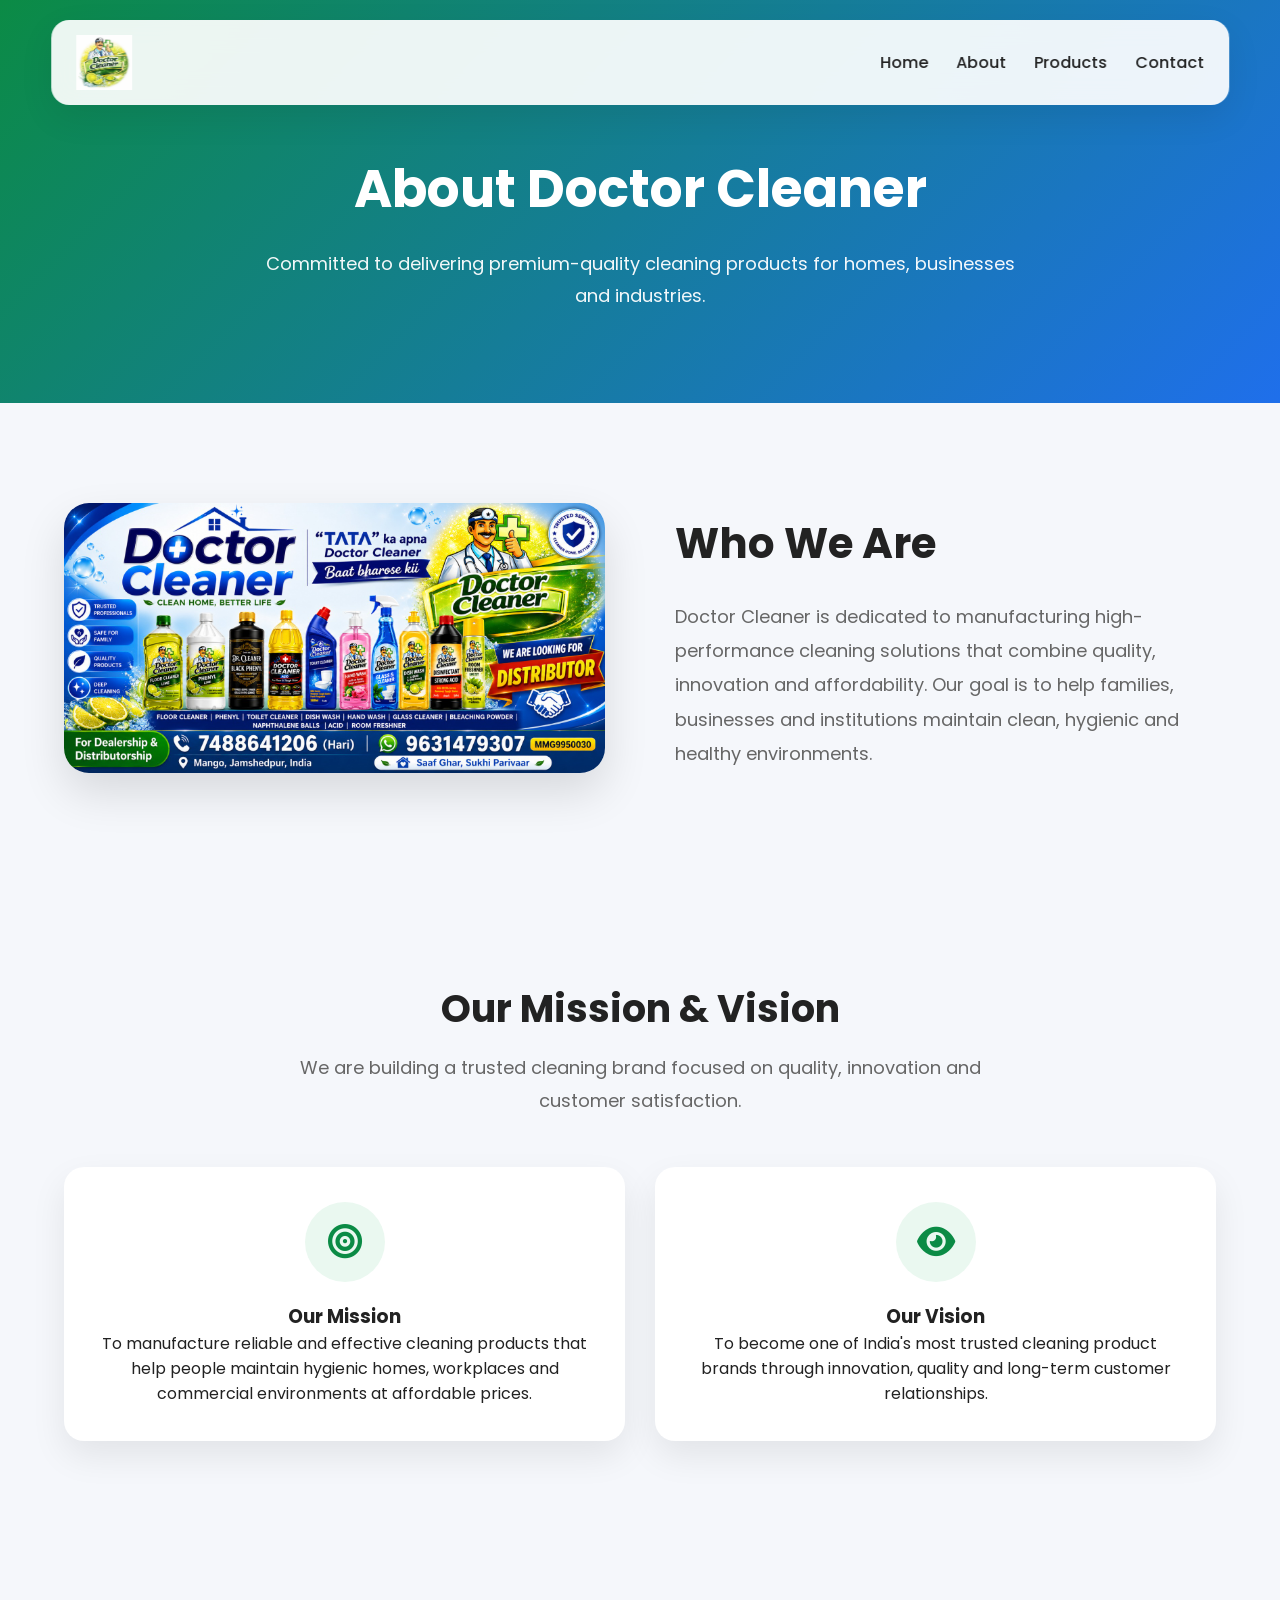
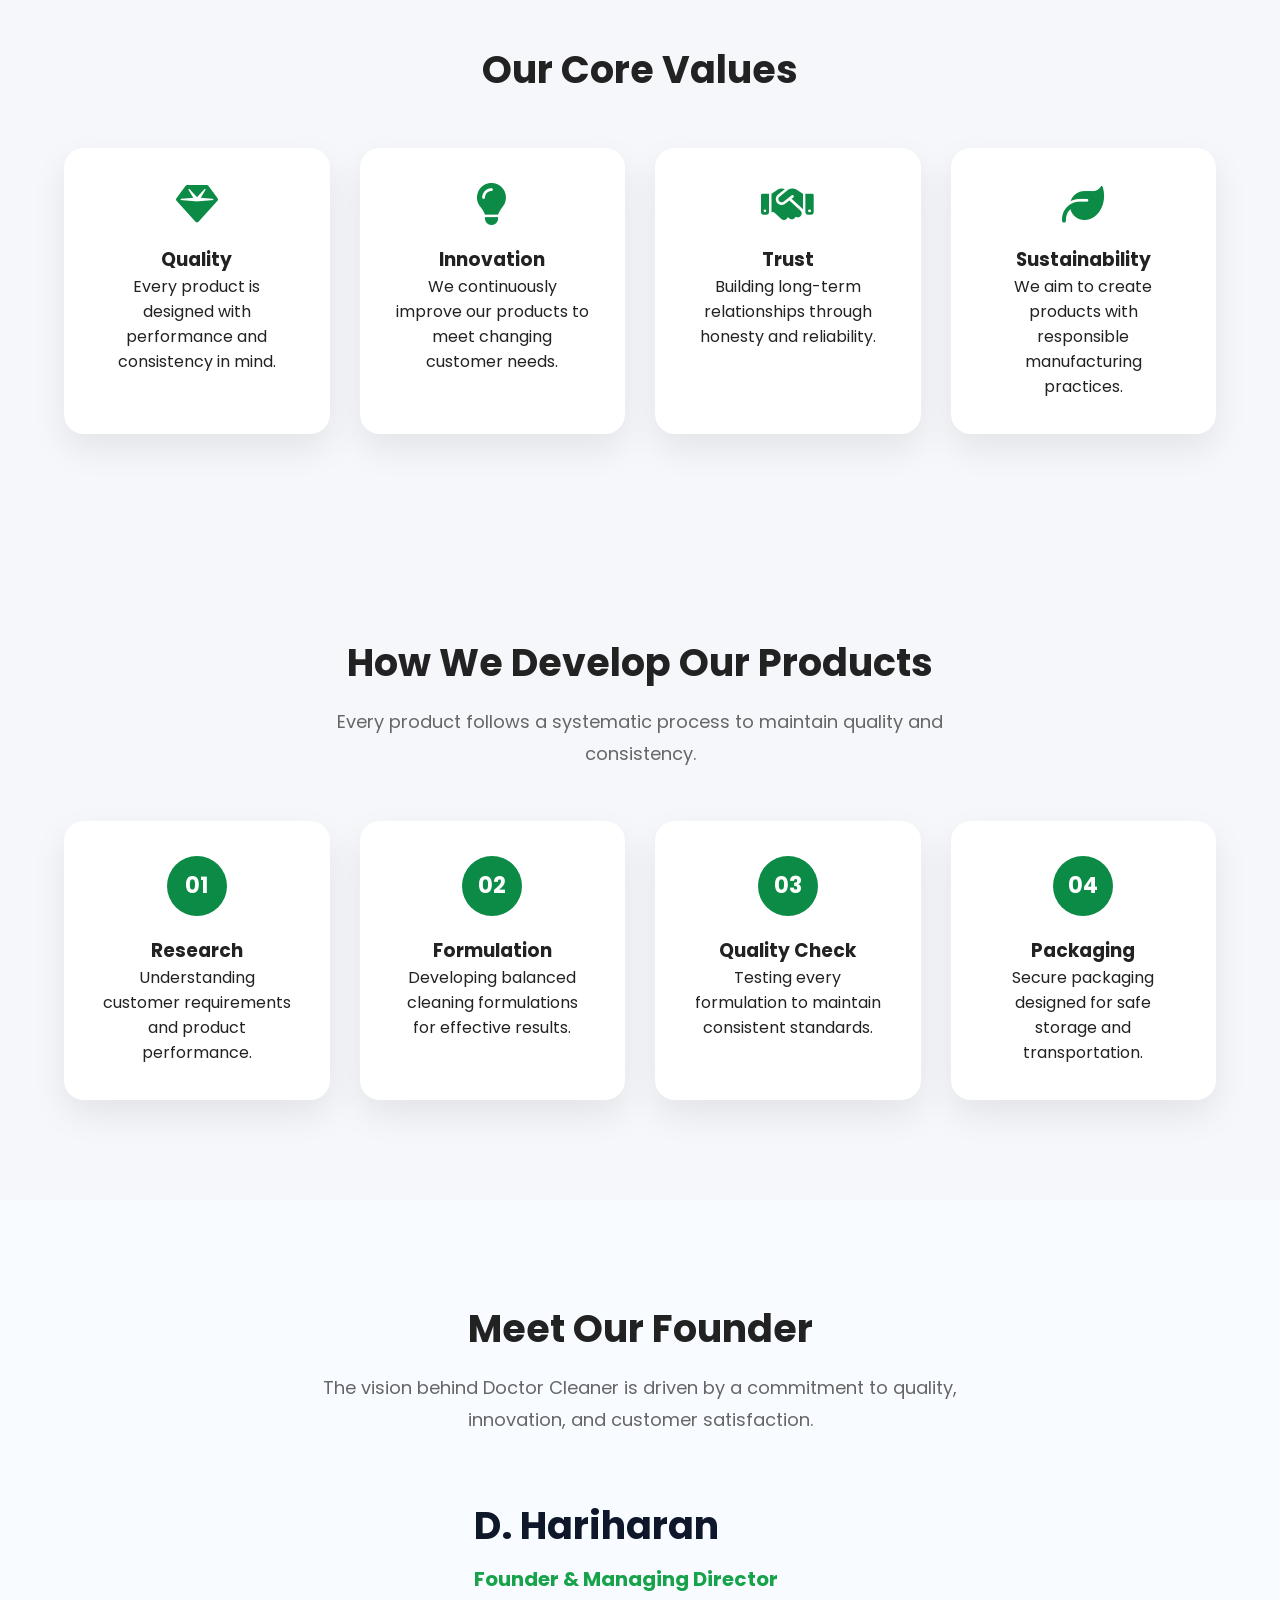
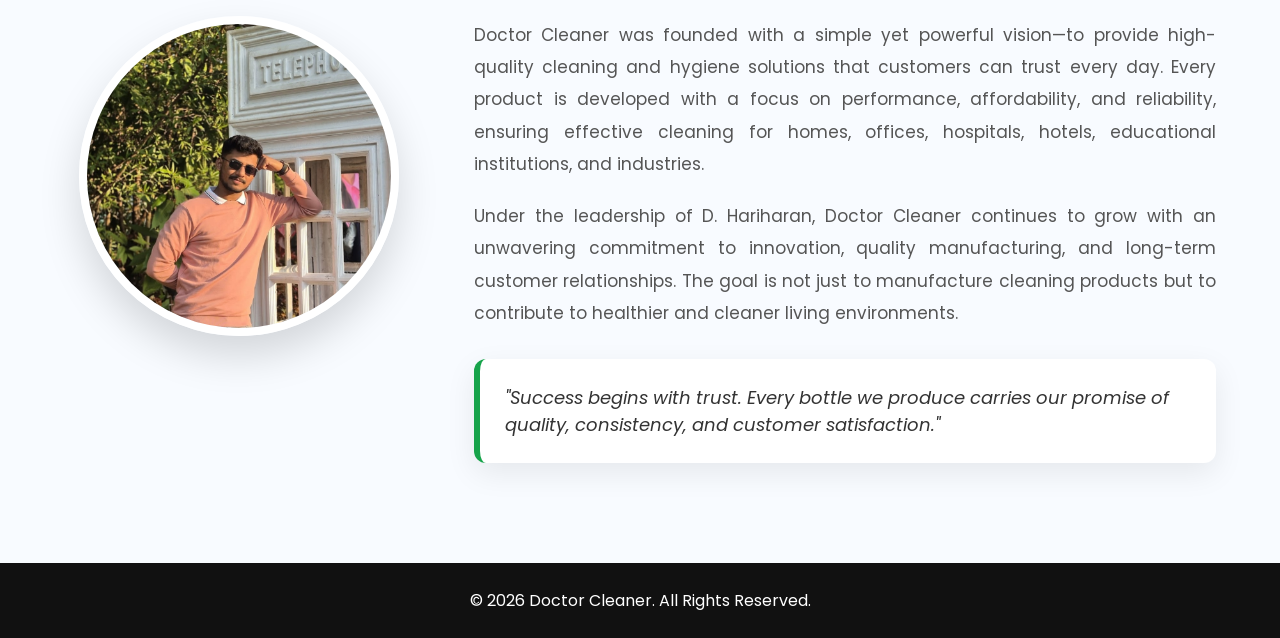
<file: about.html>
<!DOCTYPE html>
<html lang="en">

<head>

<meta charset="UTF-8">

<meta name="viewport"
content="width=device-width, initial-scale=1.0">

<title>About | Doctor Cleaner</title>

<link rel="stylesheet"
href="css/style.css">

<link rel="stylesheet"
href="css/responsive.css">

<link rel="preconnect"
href="https://fonts.googleapis.com">

<link rel="preconnect"
href="https://fonts.gstatic.com"
crossorigin>

<link href="https://fonts.googleapis.com/css2?family=Poppins:wght@300;400;500;600;700&display=swap"
rel="stylesheet">

<link rel="stylesheet"
href="https://cdnjs.cloudflare.com/ajax/libs/font-awesome/6.6.0/css/all.min.css">

</head>

<body>

<!-- NAVBAR -->

<header>

<div class="container nav">

<div class="logo">

<img src="images/logo.jpeg">

</div>

<nav>

<ul>

<li><a href="index.html">Home</a></li>

<li><a href="about.html">About</a></li>

<li><a href="products.html">Products</a></li>

<li><a href="contact.html">Contact</a></li>

</ul>

</nav>

</div>

</header>

<!-- HERO -->

<section class="page-hero">

<div class="container">

<h1>About Doctor Cleaner</h1>

<p>

Committed to delivering premium-quality
cleaning products for homes,
businesses and industries.

</p>

</div>

</section>

<!-- ABOUT COMPANY -->

<section class="about-company">

<div class="container about-grid">

<div>

<img src="images/banner.jpeg"
class="about-image">

</div>

<div>

<h2>

Who We Are

</h2>

<p>

Doctor Cleaner is dedicated to
manufacturing high-performance cleaning
solutions that combine quality,
innovation and affordability.

Our goal is to help families,
businesses and institutions maintain
clean, hygienic and healthy environments.

</p>

</div>

</div>

</section>

<!-- ================= MISSION & VISION ================= -->

<section class="mission-vision">

    <div class="container">

        <div class="section-title">

            <h2>Our Mission & Vision</h2>

            <p>
                We are building a trusted cleaning brand focused on quality,
                innovation and customer satisfaction.
            </p>

        </div>

        <div class="mv-grid">

            <div class="mv-card">

                <div class="mv-icon">
                    <i class="fa-solid fa-bullseye"></i>
                </div>

                <h3>Our Mission</h3>

                <p>

                    To manufacture reliable and effective cleaning products
                    that help people maintain hygienic homes, workplaces and
                    commercial environments at affordable prices.

                </p>

            </div>

            <div class="mv-card">

                <div class="mv-icon">
                    <i class="fa-solid fa-eye"></i>
                </div>

                <h3>Our Vision</h3>

                <p>

                    To become one of India's most trusted cleaning product
                    brands through innovation, quality and long-term customer
                    relationships.

                </p>

            </div>

        </div>

    </div>

</section>

<!-- ================= CORE VALUES ================= -->

<section class="values">

    <div class="container">

        <div class="section-title">

            <h2>Our Core Values</h2>

        </div>

        <div class="value-grid">

            <div class="value-card">
                <i class="fa-solid fa-gem"></i>
                <h3>Quality</h3>
                <p>Every product is designed with performance and consistency in mind.</p>
            </div>

            <div class="value-card">
                <i class="fa-solid fa-lightbulb"></i>
                <h3>Innovation</h3>
                <p>We continuously improve our products to meet changing customer needs.</p>
            </div>

            <div class="value-card">
                <i class="fa-solid fa-handshake"></i>
                <h3>Trust</h3>
                <p>Building long-term relationships through honesty and reliability.</p>
            </div>

            <div class="value-card">
                <i class="fa-solid fa-leaf"></i>
                <h3>Sustainability</h3>
                <p>We aim to create products with responsible manufacturing practices.</p>
            </div>

        </div>

    </div>

</section>

<!-- ================= MANUFACTURING PROCESS ================= -->

<section class="process">

    <div class="container">

        <div class="section-title">

            <h2>How We Develop Our Products</h2>

            <p>
                Every product follows a systematic process to maintain quality and consistency.
            </p>

        </div>

        <div class="process-grid">

            <div class="process-card">
                <span>01</span>
                <h3>Research</h3>
                <p>Understanding customer requirements and product performance.</p>
            </div>

            <div class="process-card">
                <span>02</span>
                <h3>Formulation</h3>
                <p>Developing balanced cleaning formulations for effective results.</p>
            </div>

            <div class="process-card">
                <span>03</span>
                <h3>Quality Check</h3>
                <p>Testing every formulation to maintain consistent standards.</p>
            </div>

            <div class="process-card">
                <span>04</span>
                <h3>Packaging</h3>
                <p>Secure packaging designed for safe storage and transportation.</p>
            </div>

        </div>

    </div>

</section>

<!-- =========================================
     MEET OUR FOUNDER
========================================== -->

<section class="founder-section">

    <div class="container">

        <div class="section-title">

            <h2>Meet Our Founder</h2>

            <p>
                The vision behind Doctor Cleaner is driven by a commitment
                to quality, innovation, and customer satisfaction.
            </p>

        </div>

        <div class="founder-container">

            <!-- Founder Image -->

            <div class="founder-image">

                <img src="images/founder.jpeg"
                     alt="Founder - D. Hariharan">

            </div>

            <!-- Founder Details -->

            <div class="founder-content">

                <h2>D. Hariharan</h2>

                <h4>Founder & Managing Director</h4>

                <p>

                    Doctor Cleaner was founded with a simple yet powerful
                    vision—to provide high-quality cleaning and hygiene solutions
                    that customers can trust every day. Every product is developed
                    with a focus on performance, affordability, and reliability,
                    ensuring effective cleaning for homes, offices, hospitals,
                    hotels, educational institutions, and industries.

                </p>

                <p>

                    Under the leadership of D. Hariharan, Doctor Cleaner
                    continues to grow with an unwavering commitment to innovation,
                    quality manufacturing, and long-term customer relationships.
                    The goal is not just to manufacture cleaning products but to
                    contribute to healthier and cleaner living environments.

                </p>

                <blockquote>

                    "Success begins with trust. Every bottle we produce carries
                    our promise of quality, consistency, and customer satisfaction."

                </blockquote>

            </div>

        </div>

    </div>

</section>


 <!-- ================= FOOTER ================= -->

    <footer>

        <div class="container">

            <p>

                © 2026 Doctor Cleaner.
                All Rights Reserved.

            </p>

        </div>

    </footer>

<script src="js/script.js"></script>

</body>

</html>
</file>
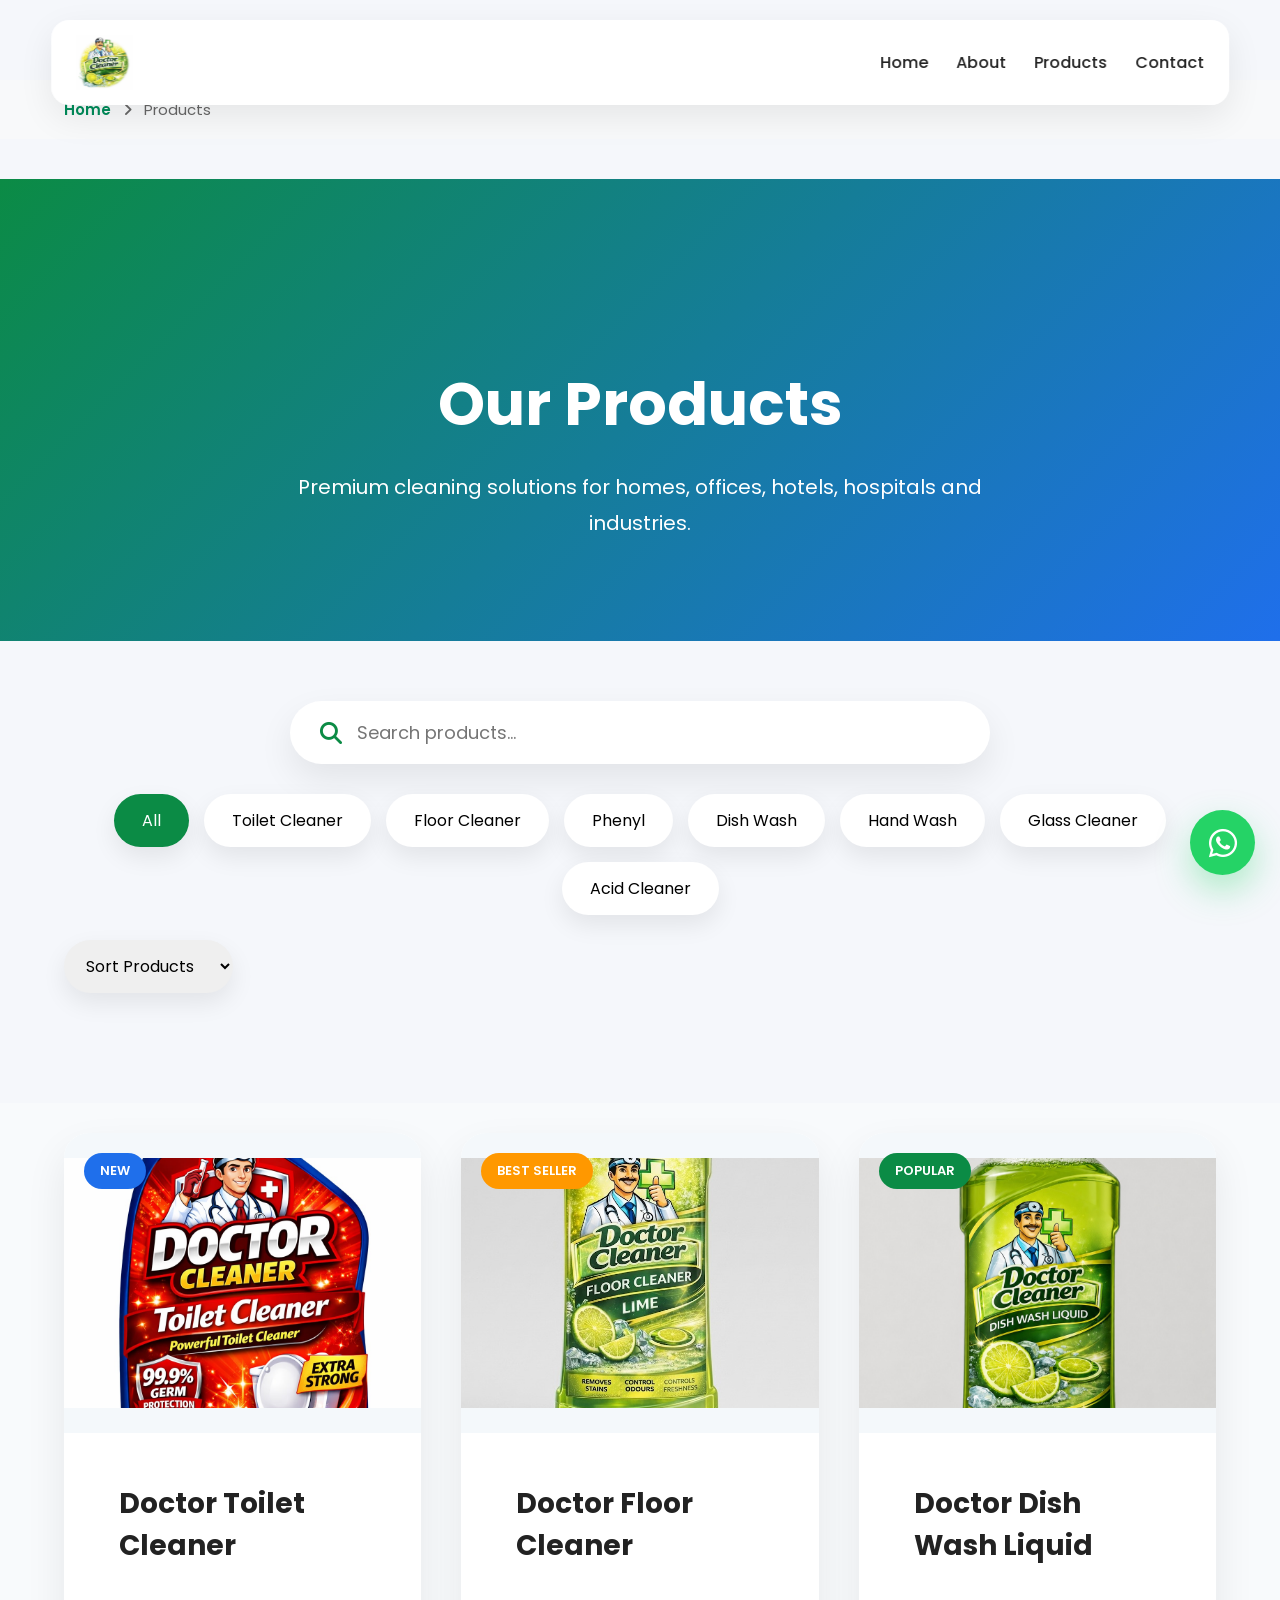
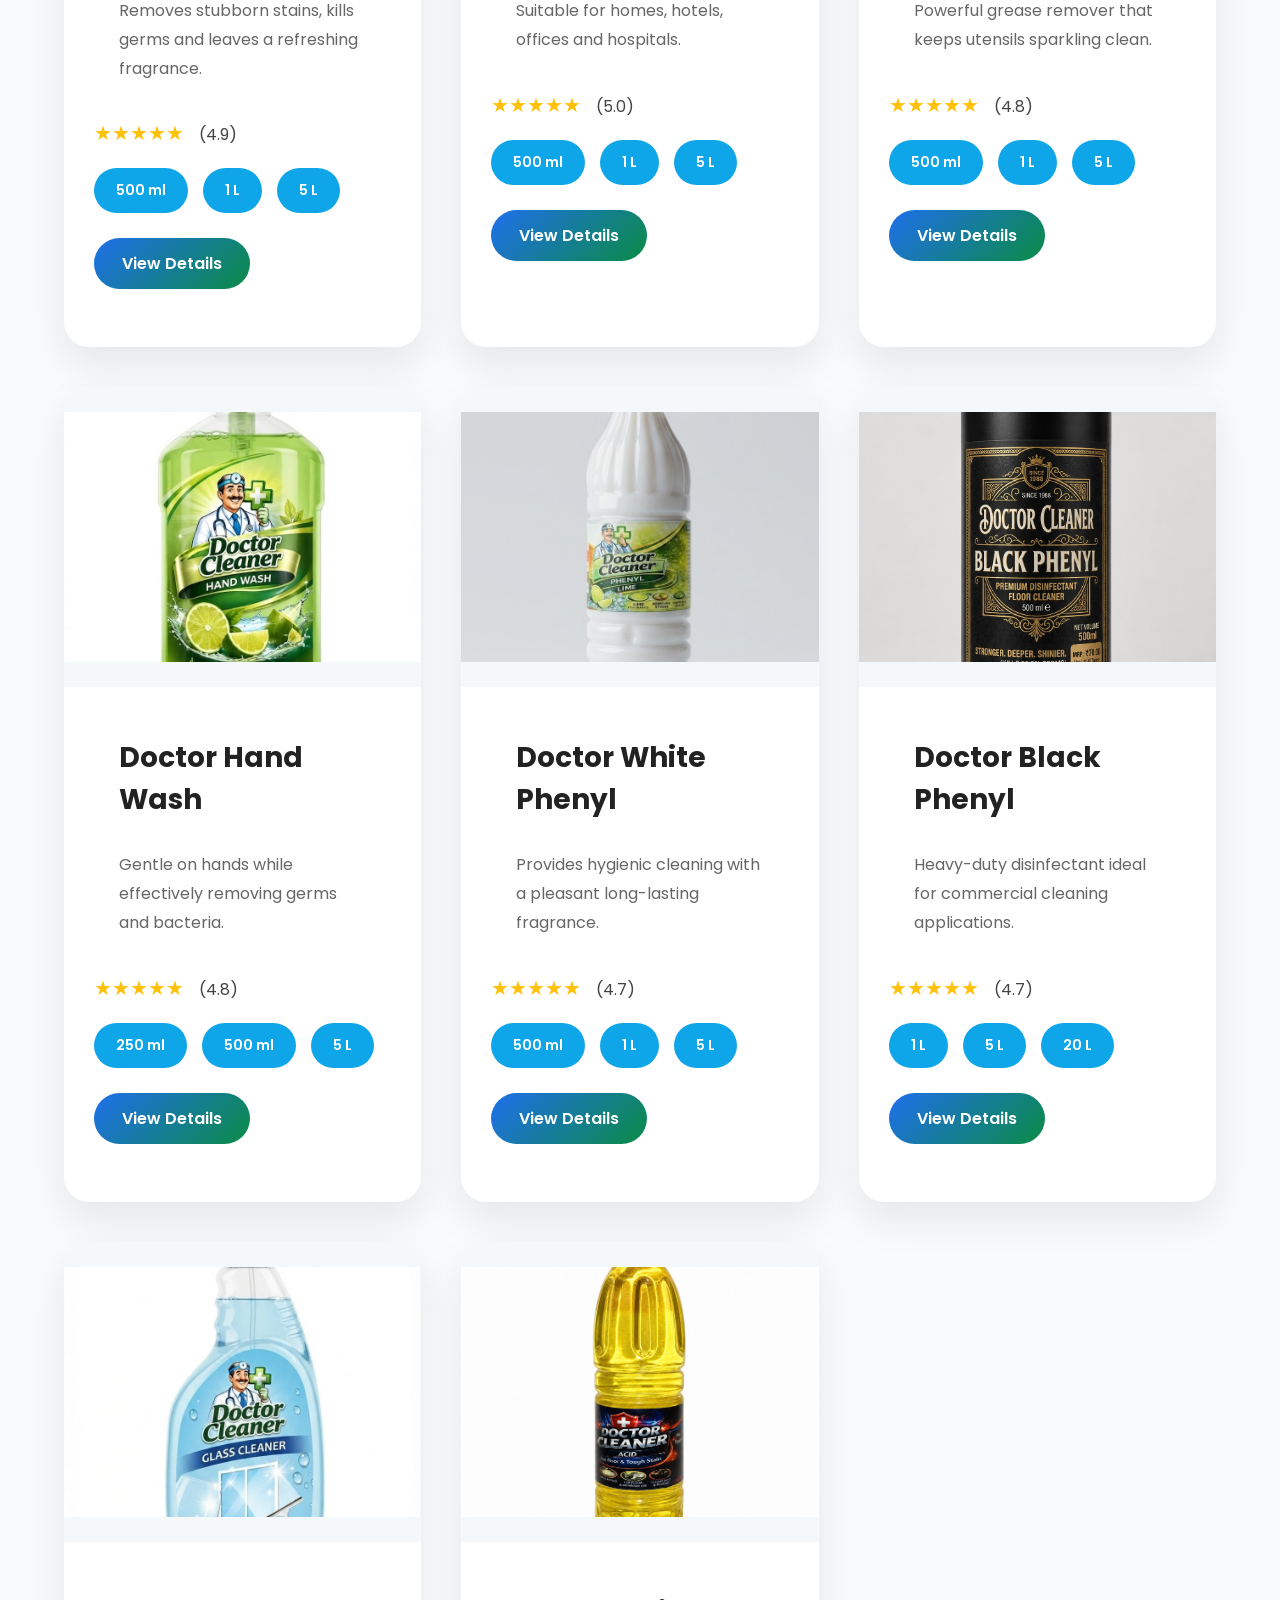
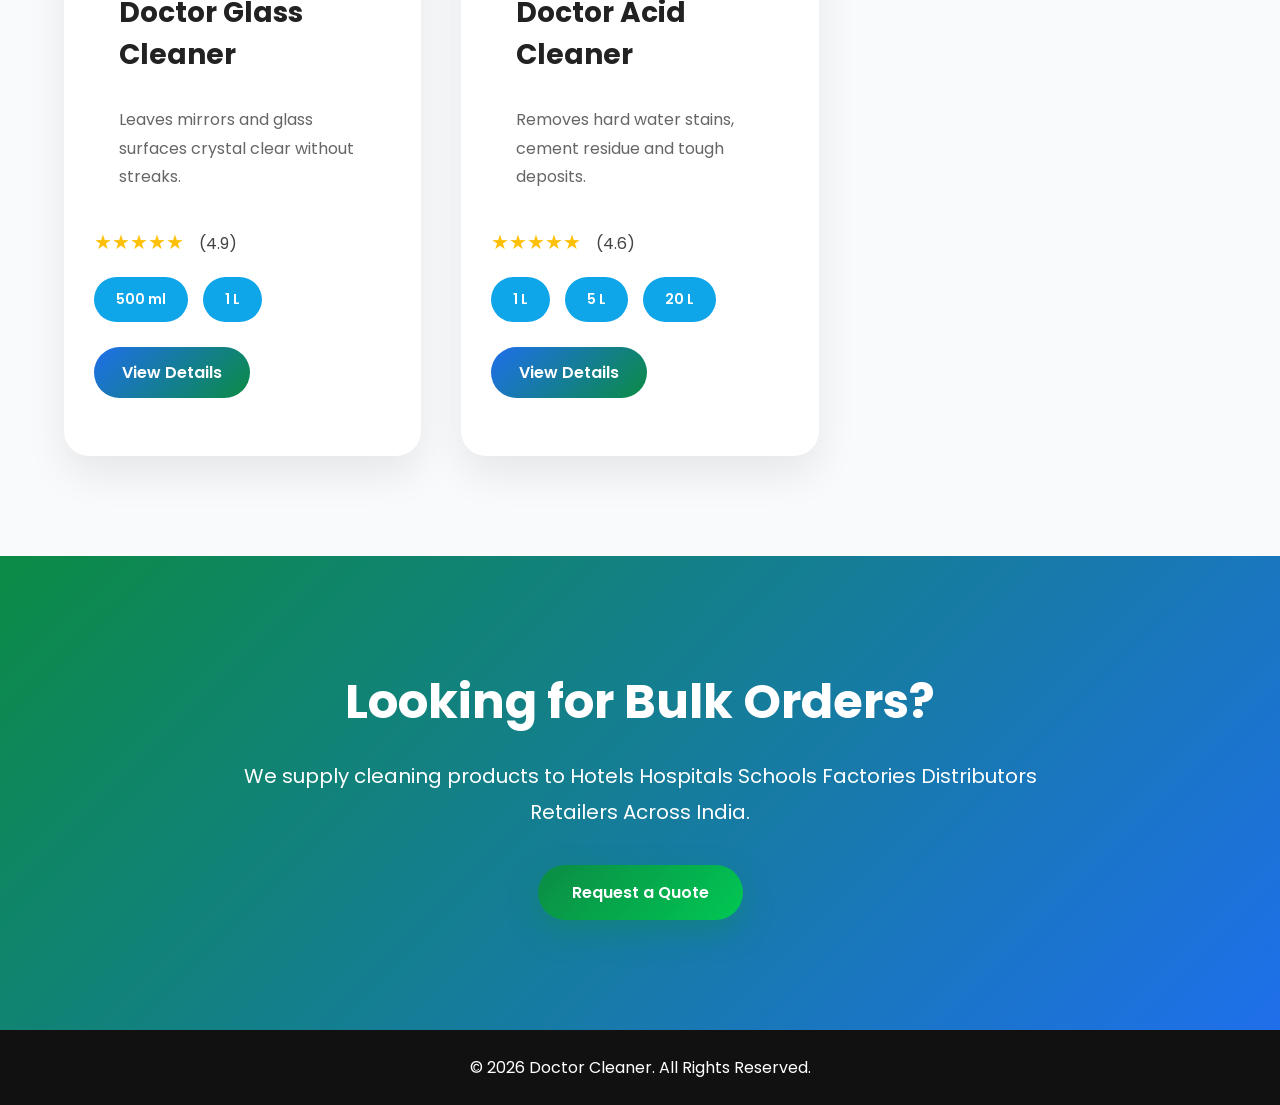
<file: products.html>
<!DOCTYPE html>
<html lang="en">

<head>

<meta charset="UTF-8">

<meta name="viewport"
content="width=device-width, initial-scale=1.0">

<title>Products | Doctor Cleaner</title>

<link rel="stylesheet"
href="css/style.css">

<link rel="stylesheet"
href="css/responsive.css">

<link rel="preconnect"
href="https://fonts.googleapis.com">

<link rel="preconnect"
href="https://fonts.gstatic.com"
crossorigin>

<link href="https://fonts.googleapis.com/css2?family=Poppins:wght@300;400;500;600;700&display=swap"
rel="stylesheet">

<link rel="stylesheet"
href="https://cdnjs.cloudflare.com/ajax/libs/font-awesome/6.6.0/css/all.min.css">

</head>

<body>

<header>

<div class="container nav">

<div class="logo">

<img src="images/logo.jpeg">

</div>

<nav>

<ul>

<li><a href="index.html">Home</a></li>

<li><a href="about.html">About</a></li>

<li><a href="products.html">Products</a></li>

<li><a href="contact.html">Contact</a></li>

</ul>

</nav>

</div>

</header>

<!-- ================= BREADCRUMB ================= -->

<section class="breadcrumb">

    <div class="container">

        <a href="index.html">

            Home

        </a>

        <span>

            <i class="fa-solid fa-angle-right"></i>

        </span>

        <span>

            Products

        </span>

    </div>

</section>

<!-- PRODUCTS HERO -->

<section class="products-hero">

<div class="container">

<h1>Our Products</h1>

<p>

Premium cleaning solutions for homes,
offices, hotels, hospitals and industries.

</p>

</div>

</section>

<!-- SEARCH -->

<section class="search-section">

<div class="container">

<div class="search-box">

<i class="fa-solid fa-magnifying-glass"></i>

<input
type="text"
id="searchInput"
placeholder="Search products...">

</div>

</div>

</section>

<!-- ================= FILTERS ================= -->

<section class="filter-section">

    <div class="container">

        <div class="products-toolbar">

            <div class="filters">

                <button class="filter-btn active" data-filter="all">All</button>

                <button class="filter-btn" data-filter="toilet">Toilet Cleaner</button>

                <button class="filter-btn" data-filter="floor">Floor Cleaner</button>

                <button class="filter-btn" data-filter="phenyl">Phenyl</button>

                <button class="filter-btn" data-filter="dishwash">Dish Wash</button>

                <button class="filter-btn" data-filter="handwash">Hand Wash</button>

                <button class="filter-btn" data-filter="glass">Glass Cleaner</button>

                <button class="filter-btn" data-filter="acid">Acid Cleaner</button>

            </div>

            <div class="sort-box">

                <select id="sortProducts">

                    <option value="default">Sort Products</option>

                    <option value="az">Name (A-Z)</option>

                    <option value="za">Name (Z-A)</option>

                    <option value="rating">Highest Rating</option>

                </select>

            </div>

        </div>

    </div>

</section>

<!-- ================= PRODUCT GRID ================= -->

<section class="products-section">

<div class="container">

<div class="products-grid">

<!-- ===================================================== -->
<!-- TOILET CLEANER -->
<!-- ===================================================== -->

<div class="product-card"
data-category="toilet"
data-name="Doctor Toilet Cleaner"
data-rating="4.9">

<span class="product-tag new">
NEW
</span>

<div class="product-image">

<img src="images/products/toiletcleaner.jpeg"
alt="Toilet Cleaner">

</div>

<div class="product-content">

<h3>Doctor Toilet Cleaner</h3>

<p>

Removes stubborn stains,
kills germs and leaves a refreshing fragrance.

</p>

<div class="rating">

★★★★★

<span>(4.9)</span>

</div>

<div class="sizes">

<span>500 ml</span>

<span>1 L</span>

<span>5 L</span>

</div>

<div class="product-buttons">

<a href="productsdetails-toilet.html" class="product-btn">
    View Details
</a>


</div>

</div>

</div>

<!-- ===================================================== -->
<!-- FLOOR CLEANER -->
<!-- ===================================================== -->

<div class="product-card"
data-category="floor"
data-name="Doctor Floor Cleaner"
data-rating="5.0">

<span class="product-tag bestseller">

BEST SELLER

</span>

<div class="product-image">

<img src="images/products/floorcleaner.jpeg">

</div>

<div class="product-content">

<h3>Doctor Floor Cleaner</h3>

<p>

Suitable for homes,
hotels,
offices and hospitals.

</p>

<div class="rating">

★★★★★

<span>(5.0)</span>

</div>

<div class="sizes">

<span>500 ml</span>

<span>1 L</span>

<span>5 L</span>

</div>

<div class="product-buttons">

<a href="productsdetails-floor.html" class="product-btn">
    View Details
</a>

</div>

</div>

</div>

<!-- ===================================================== -->
<!-- DISH WASH -->
<!-- ===================================================== -->

<div class="product-card"
data-category="dishwash"
data-name="Doctor Dish Wash Liquid"
data-rating="4.8">

<span class="product-tag popular">

POPULAR

</span>

<div class="product-image">

<img src="images/products/dishwashliquid.jpeg">

</div>

<div class="product-content">

<h3>Doctor Dish Wash Liquid</h3>

<p>

Powerful grease remover
that keeps utensils sparkling clean.

</p>

<div class="rating">

★★★★★

<span>(4.8)</span>

</div>

<div class="sizes">

<span>500 ml</span>

<span>1 L</span>

<span>5 L</span>

</div>

<div class="product-buttons">

<a href="productsdetails-dishwash.html" class="product-btn">
    View Details
</a>

</div>

</div>

</div>

<!-- ===================================================== -->
<!-- HAND WASH -->
<!-- ===================================================== -->

<div class="product-card"
data-category="handwash"
data-name="Doctor Hand Wash"
data-rating="4.8">

<div class="product-image">

<img src="images/products/handwash.jpeg">

</div>

<div class="product-content">

<h3>Doctor Hand Wash</h3>

<p>

Gentle on hands while effectively removing germs and bacteria.

</p>

<div class="rating">

★★★★★

<span>(4.8)</span>

</div>

<div class="sizes">

<span>250 ml</span>

<span>500 ml</span>

<span>5 L</span>

</div>

<div class="product-buttons">

<a href="productsdetails-handwash.html" class="product-btn">
    View Details
</a>

</div>

</div>

</div>

<!-- ===================================================== -->
<!-- WHITE PHENYL -->
<!-- ===================================================== -->

<div class="product-card"
data-category="phenyl"
data-name="Doctor White Phenyl"
data-rating="4.7">

<div class="product-image">

<img src="images/products/phenyl.jpeg">

</div>

<div class="product-content">

<h3>Doctor White Phenyl</h3>

<p>

Provides hygienic cleaning with a pleasant long-lasting fragrance.

</p>

<div class="rating">

★★★★★

<span>(4.7)</span>

</div>

<div class="sizes">

<span>500 ml</span>

<span>1 L</span>

<span>5 L</span>

</div>

<div class="product-buttons">

<a href="productsdetails-whitephenyl.html" class="product-btn">
    View Details
</a>

</div>

</div>

</div>

<!-- ===================================================== -->
<!-- BLACK PHENYL -->
<!-- ===================================================== -->

<div class="product-card"
data-category="phenyl"
data-name="Doctor Black Phenyl"
data-rating="4.7">

<div class="product-image">

<img src="images/products/blackphenyl.jpeg">

</div>

<div class="product-content">

<h3>Doctor Black Phenyl</h3>

<p>

Heavy-duty disinfectant ideal for commercial cleaning applications.

</p>

<div class="rating">

★★★★★

<span>(4.7)</span>

</div>

<div class="sizes">

<span>1 L</span>

<span>5 L</span>

<span>20 L</span>

</div>

<div class="product-buttons">

<a href="productsdetails-blackphenyl.html" class="product-btn">
    View Details
</a>

</div>

</div>

</div>

<!-- ===================================================== -->
<!-- GLASS CLEANER -->
<!-- ===================================================== -->

<div class="product-card"
data-category="glass"
data-name="Doctor Glass Cleaner"
data-rating="4.9">

<div class="product-image">

<img src="images/products/glasscleaner.jpeg">

</div>

<div class="product-content">

<h3>Doctor Glass Cleaner</h3>

<p>

Leaves mirrors and glass surfaces crystal clear without streaks.

</p>

<div class="rating">

★★★★★

<span>(4.9)</span>

</div>

<div class="sizes">

<span>500 ml</span>

<span>1 L</span>

</div>

<div class="product-buttons">

<a href="productsdetails-glass.html" class="product-btn">
    View Details
</a>

</div>

</div>

</div>

<!-- ===================================================== -->
<!-- ACID CLEANER -->
<!-- ===================================================== -->

<div class="product-card"
data-category="acid"
data-name="Doctor Acid Cleaner"
data-rating="4.6">

<div class="product-image">

<img src="images/products/acid.jpeg">

</div>

<div class="product-content">

<h3>Doctor Acid Cleaner</h3>

<p>

Removes hard water stains,
cement residue and tough deposits.

</p>

<div class="rating">

★★★★★

<span>(4.6)</span>

</div>

<div class="sizes">

<span>1 L</span>

<span>5 L</span>

<span>20 L</span>

</div>

<div class="product-buttons">

<a href="productsdetails-acid.html" class="product-btn">
    View Details
</a>

</div>

</div>

</div>

</div>

</div>

</section>

<section class="product-cta">

<div class="container">

<h2>

Looking for Bulk Orders?

</h2>

<p>

We supply cleaning products to

Hotels

Hospitals

Schools

Factories

Distributors

Retailers

Across India.

</p>

<div>

<a href="contact.html#quote-form" class="btn">
    Request a Quote
</a>

</div>

</div>

</section>

<!-- ================= FOOTER ================= -->

    <footer>

        <div class="container">

            <p>

                © 2026 Doctor Cleaner.
                All Rights Reserved.

            </p>

        </div>

    </footer>

<script src="js/script.js"></script>

<a
href="https://wa.me/917488641206"

class="floating-whatsapp"

target="_blank">

<i class="fa-brands fa-whatsapp"></i>

</a>

</body>

</html>
</file>
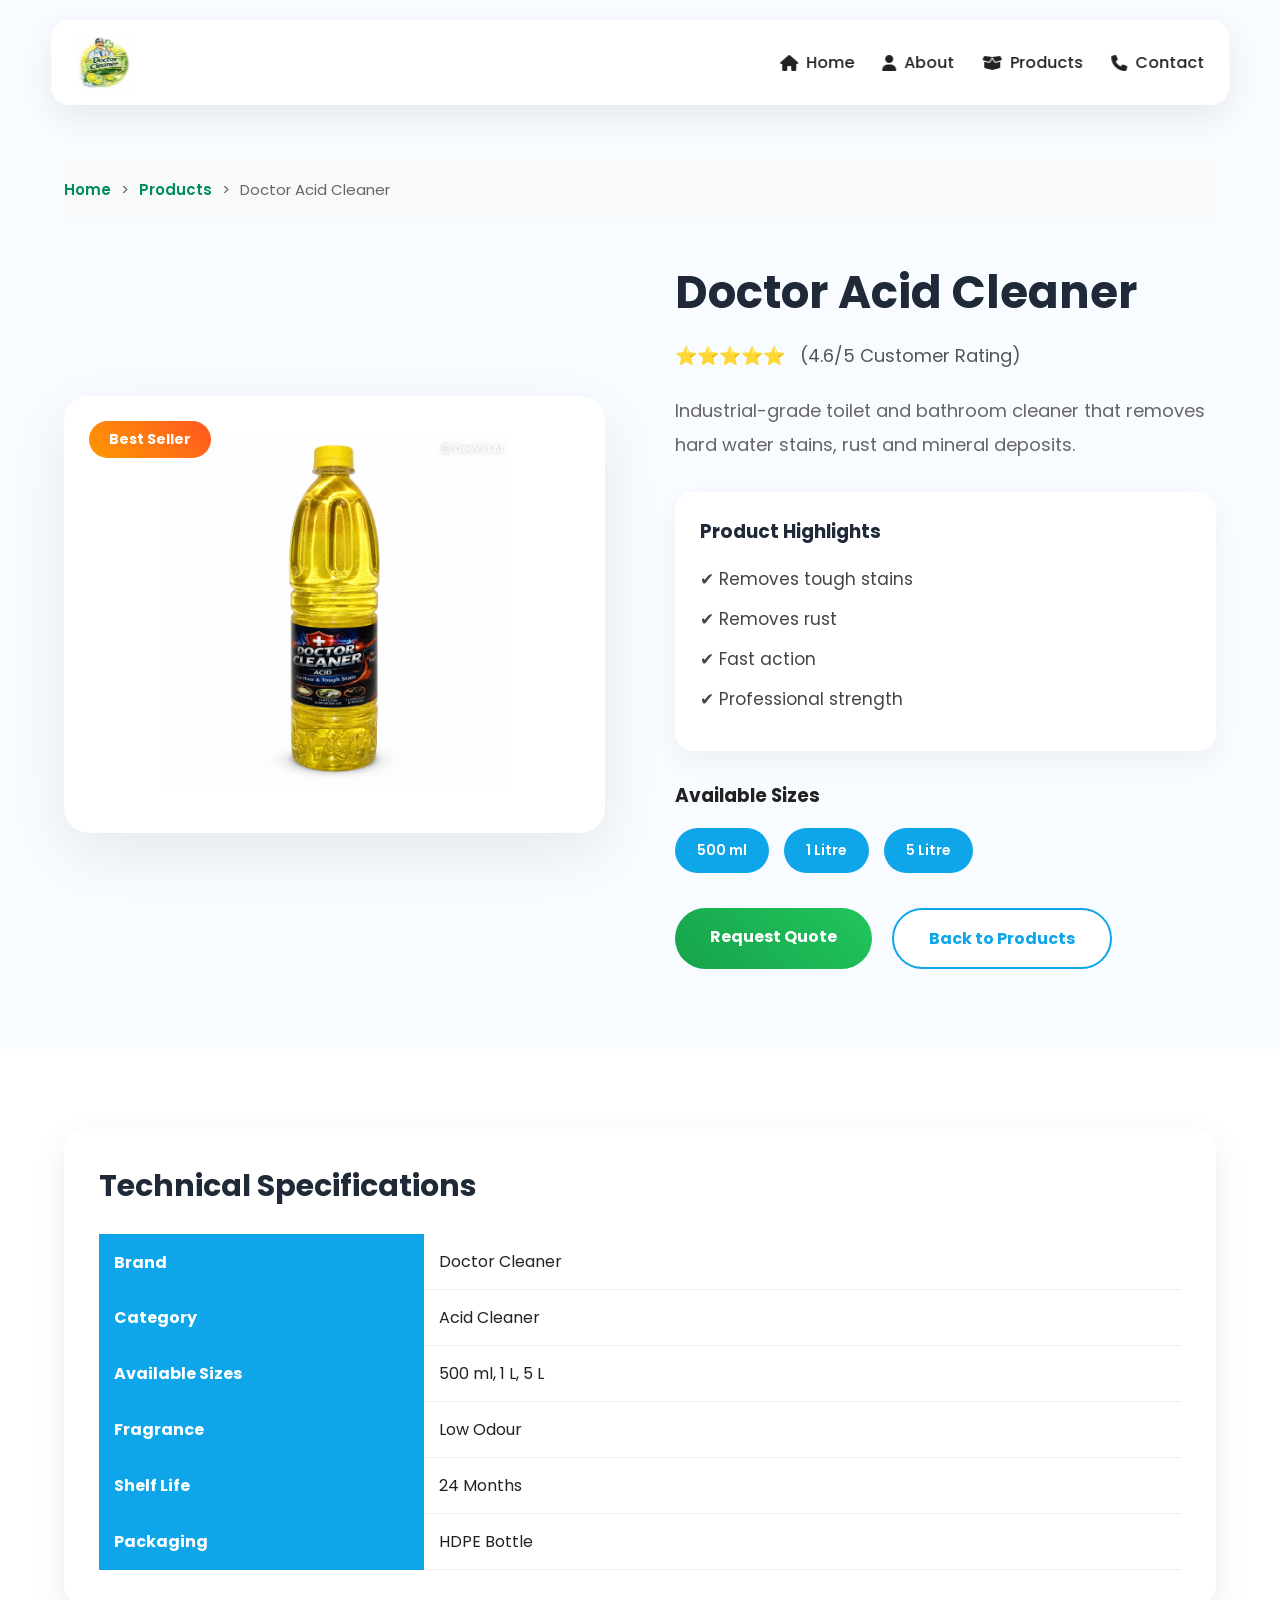
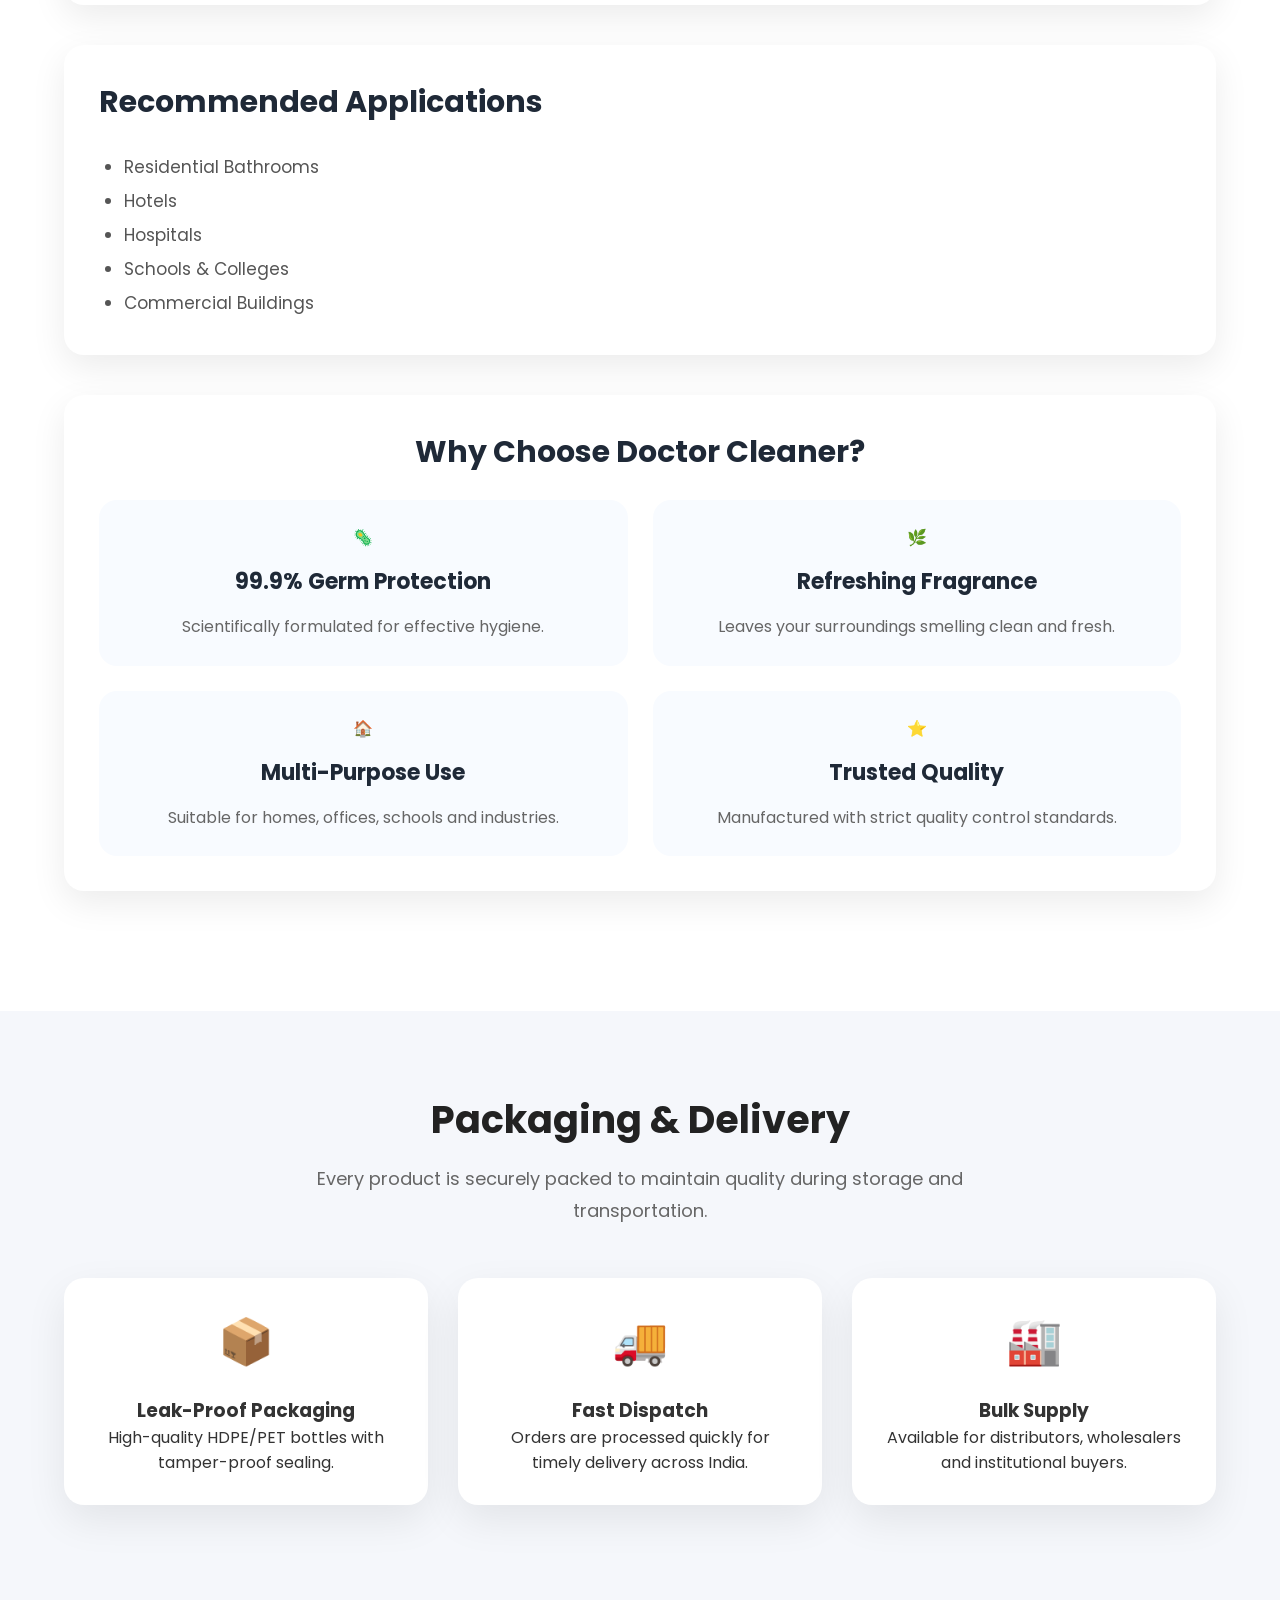
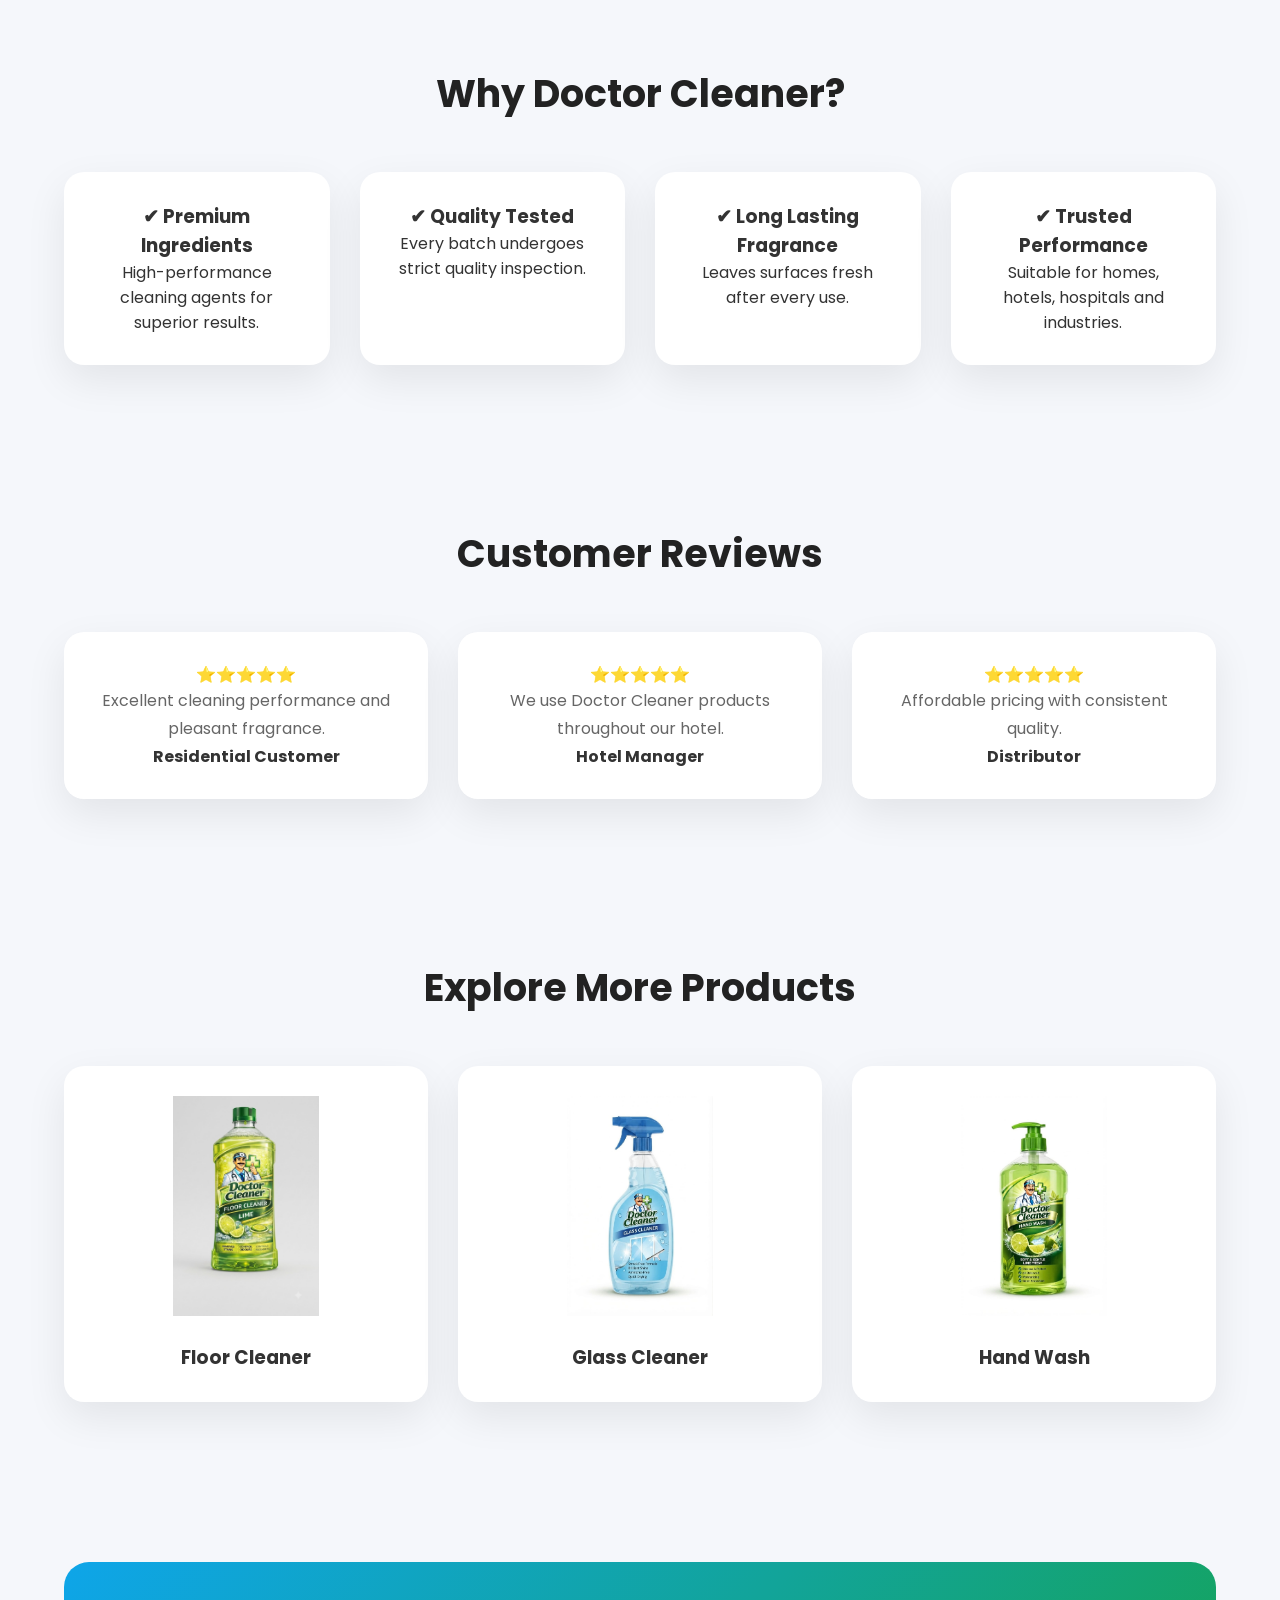
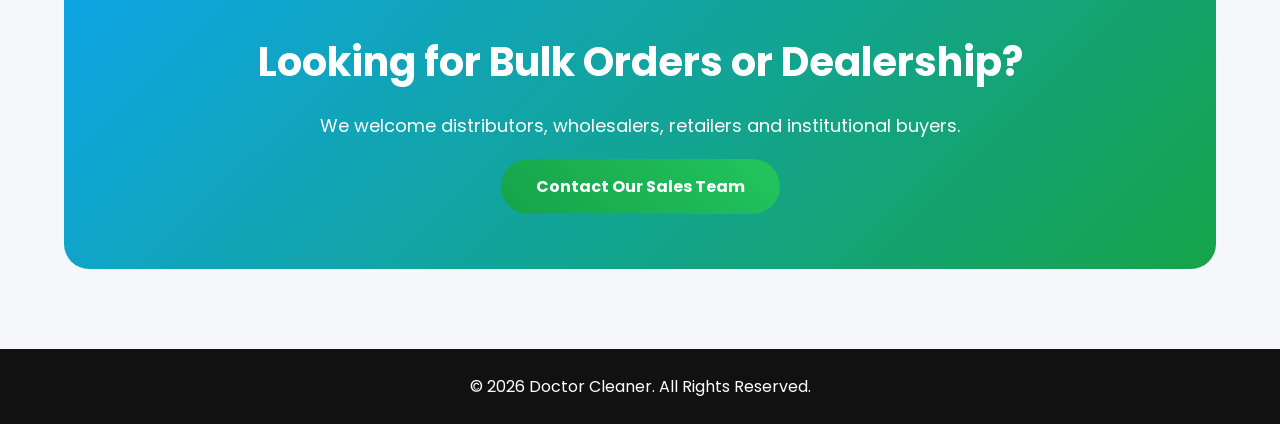
<file: productsdetails-acid.html>
<!DOCTYPE html>
<html lang="en">

<head>

    <meta charset="UTF-8">

    <meta name="viewport"
        content="width=device-width, initial-scale=1.0">

    <title>Doctor Cleaner</title>

    <!-- CSS -->

    <link rel="stylesheet" href="css/style.css">

    <link rel="stylesheet" href="css/responsive.css">

    <!-- Google Font -->

    <link rel="preconnect" href="https://fonts.googleapis.com">

    <link rel="preconnect"
        href="https://fonts.gstatic.com"
        crossorigin>

    <link
        href="https://fonts.googleapis.com/css2?family=Poppins:wght@300;400;500;600;700&display=swap"
        rel="stylesheet">

    <!-- Font Awesome -->

    <link rel="stylesheet"
        href="https://cdnjs.cloudflare.com/ajax/libs/font-awesome/6.6.0/css/all.min.css">

</head>

<body>

    <!-- ================= NAVBAR ================= -->

    <header>

        <div class="container nav">

            <div class="logo">

                <img src="images/logo.jpeg">

            </div>

            <nav>

<ul>

<li>
<a href="index.html">

<i class="fa-solid fa-house"></i>

Home

</a>
</li>

<li>
<a href="about.html">

<i class="fa-solid fa-user"></i>

About

</a>
</li>

<li>
<a href="products.html">

<i class="fa-solid fa-box-open"></i>

Products

</a>
</li>

<li>
<a href="contact.html">

<i class="fa-solid fa-phone"></i>

Contact

</a>
</li>

</ul>

</nav>

        </div>

    </header>

<!-- ========================= -->
<!-- PRODUCT DETAILS PAGE -->
<!-- ========================= -->

<section class="product-details-section">

    <div class="container">

        <!-- Breadcrumb -->

        <div class="breadcrumb">

            <a href="index.html">Home</a>

            <span>></span>

            <a href="products.html">Products</a>

            <span>></span>

            <span id="breadcrumbProduct">

                Doctor Acid Cleaner

            </span>

        </div>



        <!-- Product Hero -->

        <div class="product-wrapper">



            <!-- LEFT SIDE -->

            <div class="product-image-section">

                <div class="product-badge">

                    Best Seller

                </div>



                <img

                    id="productImage"

                    src="images/products/acid.jpeg"

                    alt="Doctor Cleaner"

                >

            </div>



            <!-- RIGHT SIDE -->

            <div class="product-info-section">

                <h1 id="productTitle">

                    Doctor Acid Cleaner

                </h1>



                <div class="product-rating">

                    ⭐⭐⭐⭐⭐

                    <span>(4.6/5 Customer Rating)</span>

                </div>



                <p id="productDescription">

                   Industrial-grade toilet and bathroom cleaner that removes hard water stains, rust and mineral deposits.

                </p>



                <!-- Highlights -->

                <div class="highlight-box">

                    <h3>

                        Product Highlights

                    </h3>



                    <ul id="productHighlights">

                        <li>✔ Removes tough stains</li>

                        <li>✔ Removes rust</li>

                        <li>✔ Fast action</li>

                        <li>✔ Professional strength</li>

                    </ul>

                </div>



                <!-- Sizes -->

                <div class="sizes-box">

                    <h3>

                        Available Sizes

                    </h3>



                    <div class="sizes">

                        <span>500 ml</span>

                        <span>1 Litre</span>

                        <span>5 Litre</span>

                    </div>

                </div>



                <!-- Buttons -->

                <div class="product-buttons">

                    <a href="contact.html"

                       class="primary-btn">

                        Request Quote

                    </a>



                    <a href="products.html"

                       class="secondary-btn">

                        Back to Products

                    </a>

                </div>

            </div>

        </div>

    </div>

</section>

<!-- ========================================= -->
<!-- PRODUCT INFORMATION -->
<!-- ========================================= -->

<section class="product-information">

    <div class="container">

        <!-- Specifications -->

        <div class="info-card">

            <h2>Technical Specifications</h2>

            <table class="spec-table">

                <tr>
                    <th>Brand</th>
                    <td id="specBrand">Doctor Cleaner</td>
                </tr>

                <tr>
                    <th>Category</th>
                    <td id="specCategory">Acid Cleaner</td>
                </tr>

                <tr>
                    <th>Available Sizes</th>
                    <td id="specSizes">500 ml, 1 L, 5 L</td>
                </tr>

                <tr>
                    <th>Fragrance</th>
                    <td id="specFragrance">Low Odour</td>
                </tr>

                <tr>
                    <th>Shelf Life</th>
                    <td id="specShelf">24 Months</td>
                </tr>

                <tr>
                    <th>Packaging</th>
                    <td id="specPackaging">HDPE Bottle</td>
                </tr>

            </table>

        </div>



        <!-- Applications -->

        <div class="info-card">

            <h2>Recommended Applications</h2>

            <ul id="applicationsList">

                <li>Residential Bathrooms</li>

                <li>Hotels</li>

                <li>Hospitals</li>

                <li>Schools & Colleges</li>

                <li>Commercial Buildings</li>

            </ul>

        </div>



        <!-- Why Choose -->

        <div class="info-card why-card">

            <h2>Why Choose Doctor Cleaner?</h2>

            <div class="why-grid">

                <div class="why-item">

                    🦠

                    <h3>99.9% Germ Protection</h3>

                    <p>Scientifically formulated for effective hygiene.</p>

                </div>

                <div class="why-item">

                    🌿

                    <h3>Refreshing Fragrance</h3>

                    <p>Leaves your surroundings smelling clean and fresh.</p>

                </div>

                <div class="why-item">

                    🏠

                    <h3>Multi-Purpose Use</h3>

                    <p>Suitable for homes, offices, schools and industries.</p>

                </div>

                <div class="why-item">

                    ⭐

                    <h3>Trusted Quality</h3>

                    <p>Manufactured with strict quality control standards.</p>

                </div>

            </div>

        </div>

    </div>

</section>

<!-- ========================================= -->
<!-- PACKAGING & DELIVERY -->
<!-- ========================================= -->

<section class="packaging-section">

    <div class="container">

        <div class="section-title">

            <h2>Packaging & Delivery</h2>

            <p>

                Every product is securely packed to maintain quality during storage and transportation.

            </p>

        </div>

        <div class="package-grid">

            <div class="package-card">

                <div class="package-icon">📦</div>

                <h3>Leak-Proof Packaging</h3>

                <p>
                    High-quality HDPE/PET bottles with tamper-proof sealing.
                </p>

            </div>

            <div class="package-card">

                <div class="package-icon">🚚</div>

                <h3>Fast Dispatch</h3>

                <p>
                    Orders are processed quickly for timely delivery across India.
                </p>

            </div>

            <div class="package-card">

                <div class="package-icon">🏭</div>

                <h3>Bulk Supply</h3>

                <p>
                    Available for distributors, wholesalers and institutional buyers.
                </p>

            </div>

        </div>

    </div>

</section>



<!-- ========================================= -->
<!-- WHY OUR PRODUCTS -->
<!-- ========================================= -->

<section class="manufacturing-section">

    <div class="container">

        <div class="section-title">

            <h2>Why Doctor Cleaner?</h2>

        </div>

        <div class="manufacturing-grid">

            <div class="manufacturing-card">

                <h3>✔ Premium Ingredients</h3>

                <p>

                    High-performance cleaning agents for superior results.

                </p>

            </div>

            <div class="manufacturing-card">

                <h3>✔ Quality Tested</h3>

                <p>

                    Every batch undergoes strict quality inspection.

                </p>

            </div>

            <div class="manufacturing-card">

                <h3>✔ Long Lasting Fragrance</h3>

                <p>

                    Leaves surfaces fresh after every use.

                </p>

            </div>

            <div class="manufacturing-card">

                <h3>✔ Trusted Performance</h3>

                <p>

                    Suitable for homes, hotels, hospitals and industries.

                </p>

            </div>

        </div>

    </div>

</section>



<!-- ========================================= -->
<!-- CUSTOMER TESTIMONIALS -->
<!-- ========================================= -->

<section class="testimonial-section">

    <div class="container">

        <div class="section-title">

            <h2>Customer Reviews</h2>

        </div>

        <div class="testimonial-grid">

            <div class="testimonial-card">

                ⭐⭐⭐⭐⭐

                <p>

                    Excellent cleaning performance and pleasant fragrance.

                </p>

                <h4>Residential Customer</h4>

            </div>

            <div class="testimonial-card">

                ⭐⭐⭐⭐⭐

                <p>

                    We use Doctor Cleaner products throughout our hotel.

                </p>

                <h4>Hotel Manager</h4>

            </div>

            <div class="testimonial-card">

                ⭐⭐⭐⭐⭐

                <p>

                    Affordable pricing with consistent quality.

                </p>

                <h4>Distributor</h4>

            </div>

        </div>

    </div>

</section>



<!-- ========================================= -->
<!-- RELATED PRODUCTS -->
<!-- ========================================= -->

<section class="related-products">

    <div class="container">

        <div class="section-title">

            <h2>Explore More Products</h2>

        </div>

        <div class="related-grid">

            <a href="productsdetails.html?id=floor" class="related-card">

                <img src="images/products/floorcleaner.jpeg" alt="Floor Cleaner">

                <h3>Floor Cleaner</h3>

            </a>

            <a href="productsdetails.html?id=glass" class="related-card">

                <img src="images/products/glasscleaner.jpeg" alt="Glass Cleaner">

                <h3>Glass Cleaner</h3>

            </a>

            <a href="productsdetails.html?id=handwash" class="related-card">

                <img src="images/products/handwash.jpeg" alt="Hand Wash">

                <h3>Hand Wash</h3>

            </a>

        </div>

    </div>

</section>



<!-- ========================================= -->
<!-- BULK ORDER CTA -->
<!-- ========================================= -->

<section class="bulk-order-section">

    <div class="container">

        <div class="bulk-box">

            <h2>

                Looking for Bulk Orders or Dealership?

            </h2>

            <p>

                We welcome distributors, wholesalers, retailers and institutional buyers.

            </p>

            <a href="contact.html" class="primary-btn">

                Contact Our Sales Team

            </a>

        </div>

    </div>

</section>

 <!-- ================= FOOTER ================= -->

    <footer>

        <div class="container">

            <p>

                © 2026 Doctor Cleaner.
                All Rights Reserved.

            </p>

        </div>

    </footer>

<script src="js/script.js"></script>

</body>

</html>
</file>
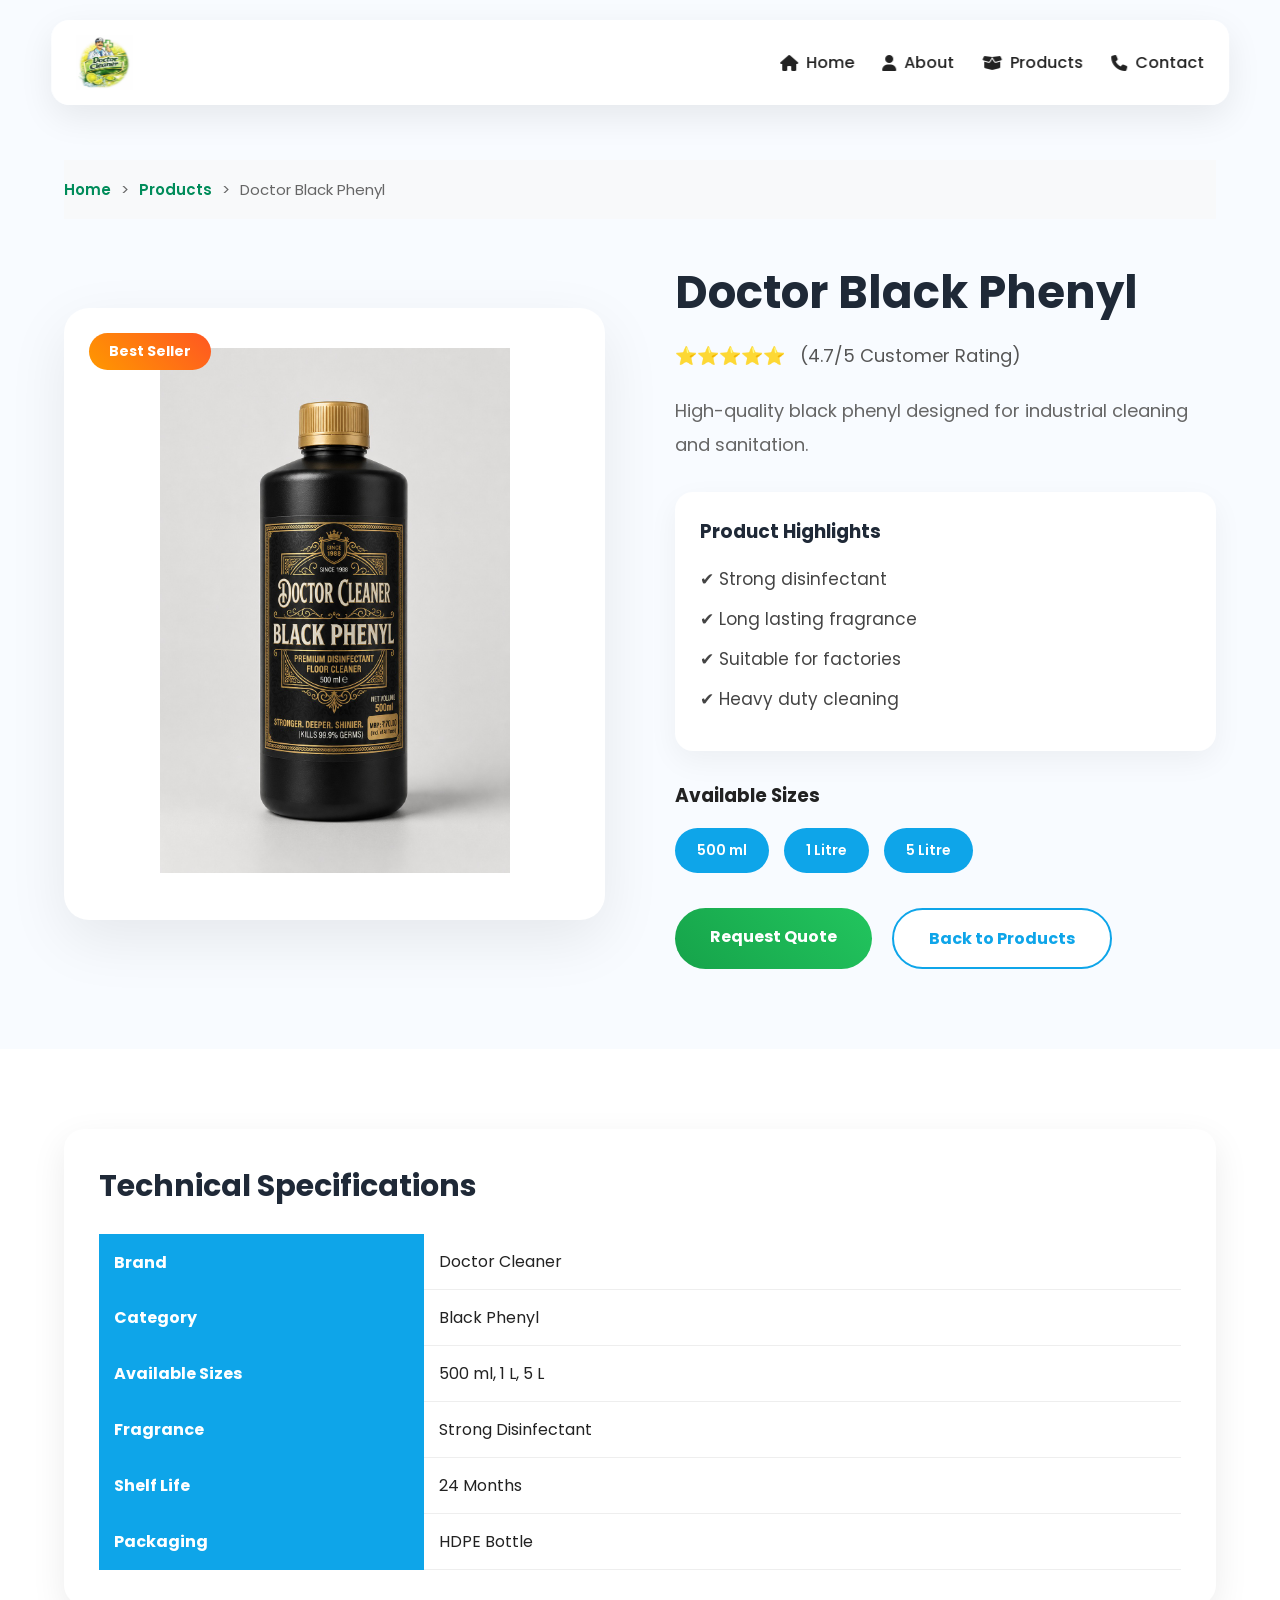
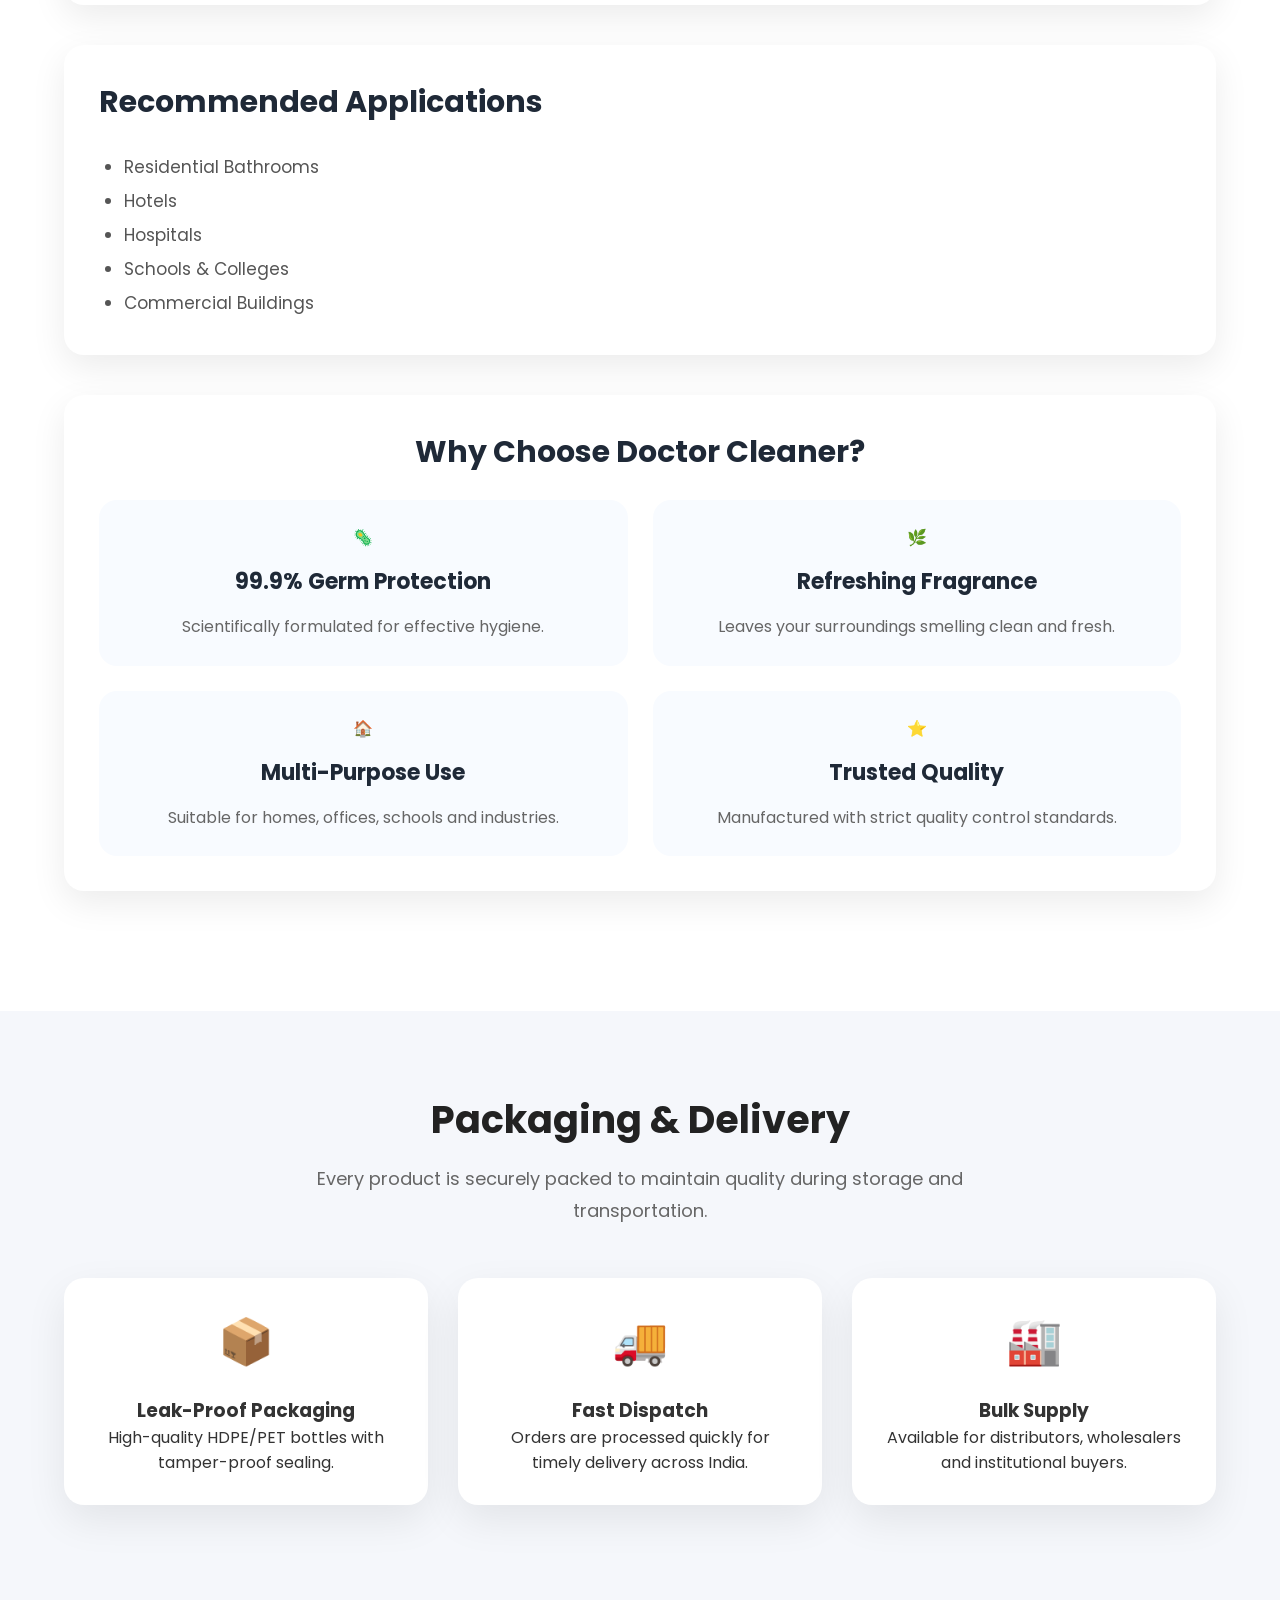
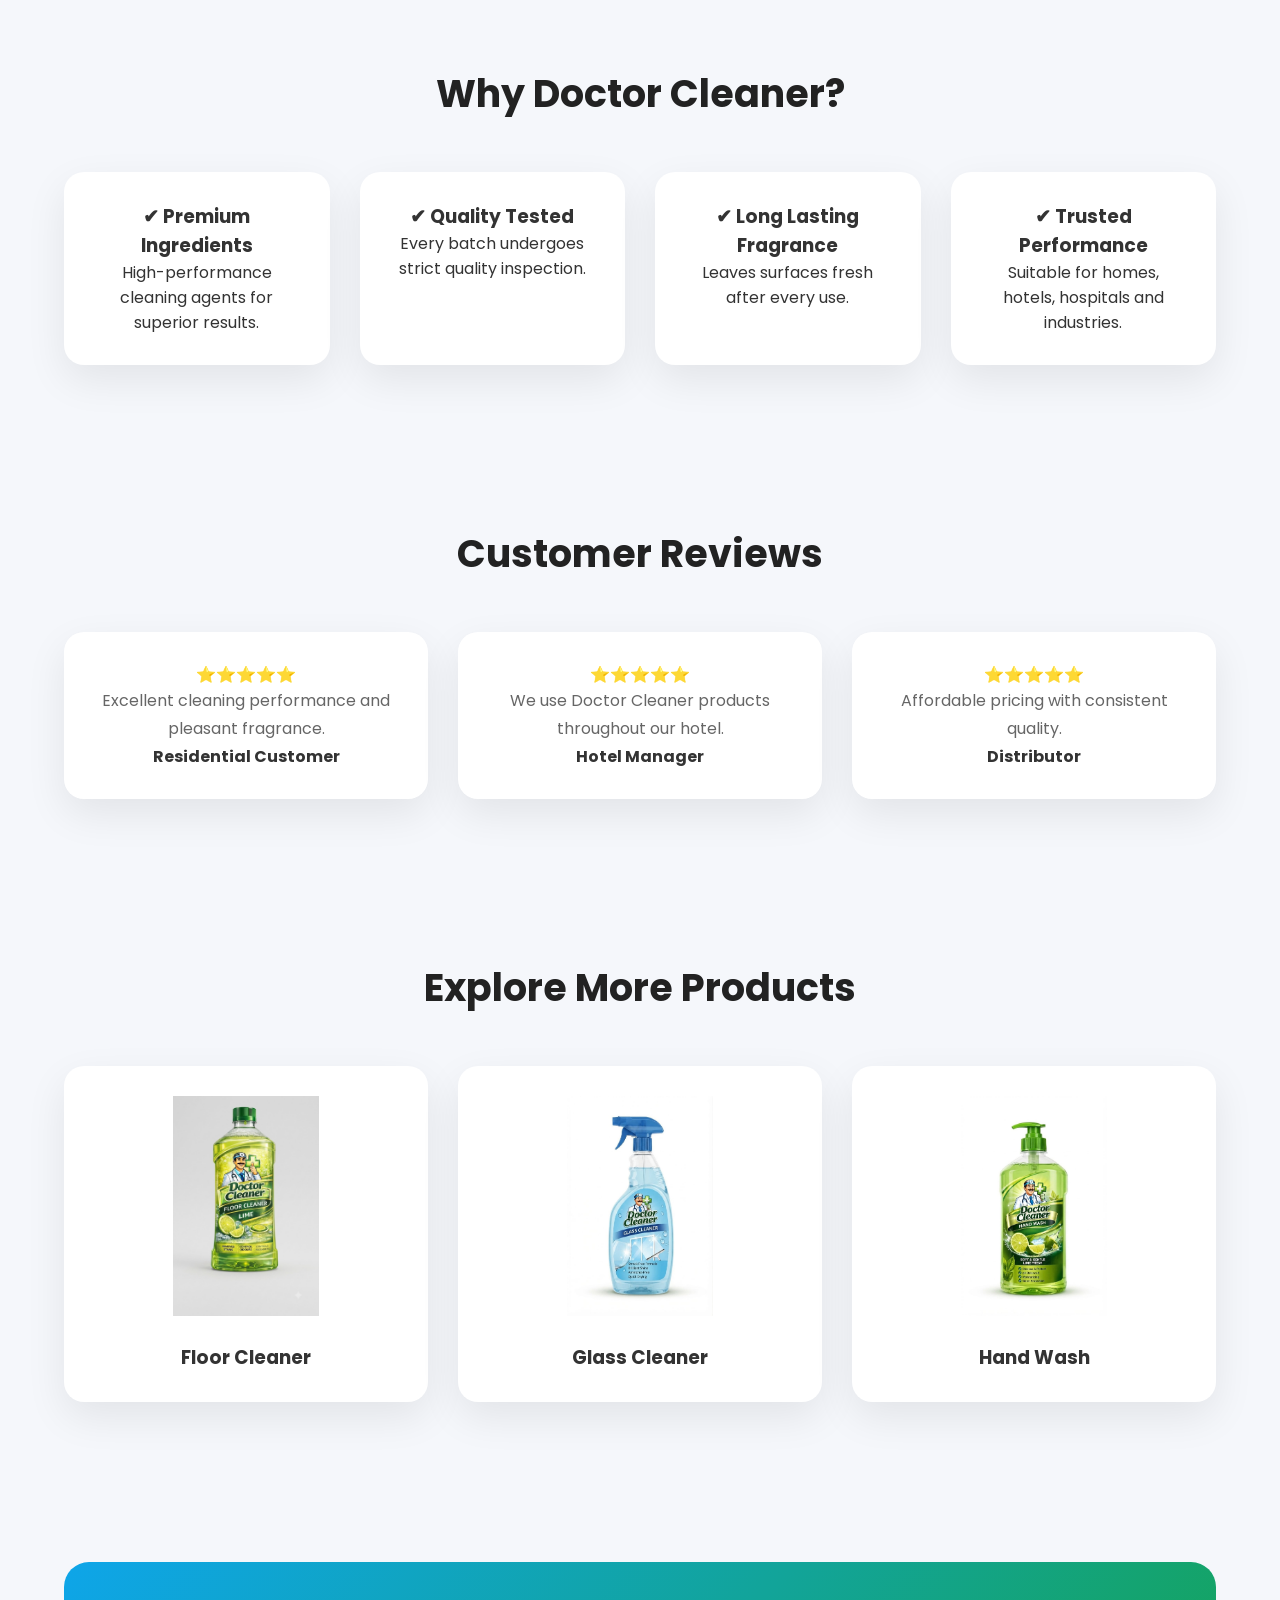
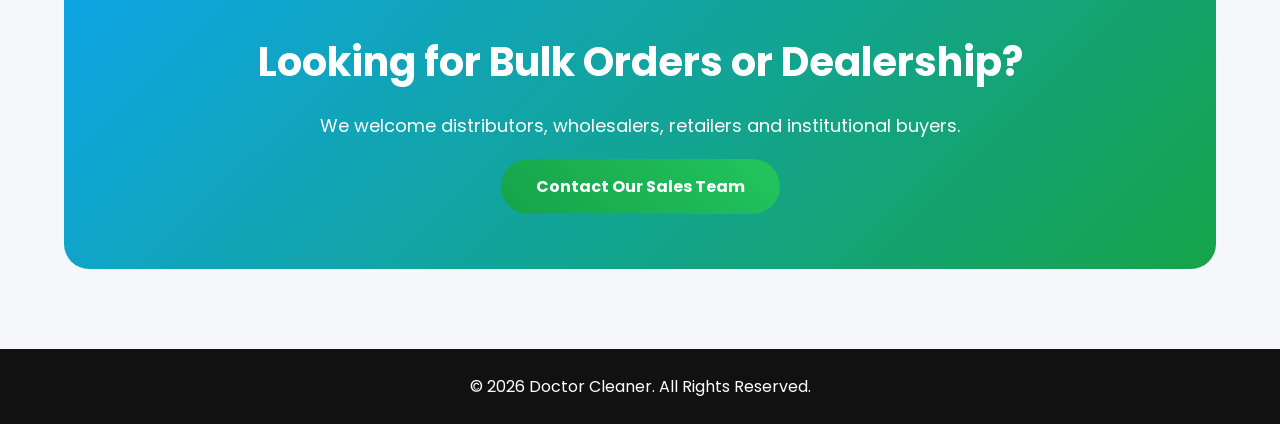
<file: productsdetails-blackphenyl.html>
<!DOCTYPE html>
<html lang="en">

<head>

    <meta charset="UTF-8">

    <meta name="viewport"
        content="width=device-width, initial-scale=1.0">

    <title>Doctor Cleaner</title>

    <!-- CSS -->

    <link rel="stylesheet" href="css/style.css">

    <link rel="stylesheet" href="css/responsive.css">

    <!-- Google Font -->

    <link rel="preconnect" href="https://fonts.googleapis.com">

    <link rel="preconnect"
        href="https://fonts.gstatic.com"
        crossorigin>

    <link
        href="https://fonts.googleapis.com/css2?family=Poppins:wght@300;400;500;600;700&display=swap"
        rel="stylesheet">

    <!-- Font Awesome -->

    <link rel="stylesheet"
        href="https://cdnjs.cloudflare.com/ajax/libs/font-awesome/6.6.0/css/all.min.css">

</head>

<body>

    <!-- ================= NAVBAR ================= -->

    <header>

        <div class="container nav">

            <div class="logo">

                <img src="images/logo.jpeg">

            </div>

            <nav>

<ul>

<li>
<a href="index.html">

<i class="fa-solid fa-house"></i>

Home

</a>
</li>

<li>
<a href="about.html">

<i class="fa-solid fa-user"></i>

About

</a>
</li>

<li>
<a href="products.html">

<i class="fa-solid fa-box-open"></i>

Products

</a>
</li>

<li>
<a href="contact.html">

<i class="fa-solid fa-phone"></i>

Contact

</a>
</li>

</ul>

</nav>

        </div>

    </header>

<!-- ========================= -->
<!-- PRODUCT DETAILS PAGE -->
<!-- ========================= -->

<section class="product-details-section">

    <div class="container">

        <!-- Breadcrumb -->

        <div class="breadcrumb">

            <a href="index.html">Home</a>

            <span>></span>

            <a href="products.html">Products</a>

            <span>></span>

            <span id="breadcrumbProduct">

                Doctor Black Phenyl

            </span>

        </div>



        <!-- Product Hero -->

        <div class="product-wrapper">



            <!-- LEFT SIDE -->

            <div class="product-image-section">

                <div class="product-badge">

                    Best Seller

                </div>



                <img

                    id="productImage"

                    src="images/products/blackphenyl.jpeg"

                    alt="Doctor Cleaner"

                >

            </div>



            <!-- RIGHT SIDE -->

            <div class="product-info-section">

                <h1 id="productTitle">

                    Doctor Black Phenyl

                </h1>



                <div class="product-rating">

                    ⭐⭐⭐⭐⭐

                    <span>(4.7/5 Customer Rating)</span>

                </div>



                <p id="productDescription">

                   High-quality black phenyl designed for industrial cleaning and sanitation.

                </p>



                <!-- Highlights -->

                <div class="highlight-box">

                    <h3>

                        Product Highlights

                    </h3>



                    <ul id="productHighlights">

                        <li>✔ Strong disinfectant</li>

                        <li>✔ Long lasting fragrance</li>

                        <li>✔ Suitable for factories</li>

                        <li>✔ Heavy duty cleaning</li>

                    </ul>

                </div>



                <!-- Sizes -->

                <div class="sizes-box">

                    <h3>

                        Available Sizes

                    </h3>



                    <div class="sizes">

                        <span>500 ml</span>

                        <span>1 Litre</span>

                        <span>5 Litre</span>

                    </div>

                </div>



                <!-- Buttons -->

                <div class="product-buttons">

                    <a href="contact.html"

                       class="primary-btn">

                        Request Quote

                    </a>



                    <a href="products.html"

                       class="secondary-btn">

                        Back to Products

                    </a>

                </div>

            </div>

        </div>

    </div>

</section>

<!-- ========================================= -->
<!-- PRODUCT INFORMATION -->
<!-- ========================================= -->

<section class="product-information">

    <div class="container">

        <!-- Specifications -->

        <div class="info-card">

            <h2>Technical Specifications</h2>

            <table class="spec-table">

                <tr>
                    <th>Brand</th>
                    <td id="specBrand">Doctor Cleaner</td>
                </tr>

                <tr>
                    <th>Category</th>
                    <td id="specCategory">Black Phenyl</td>
                </tr>

                <tr>
                    <th>Available Sizes</th>
                    <td id="specSizes">500 ml, 1 L, 5 L</td>
                </tr>

                <tr>
                    <th>Fragrance</th>
                    <td id="specFragrance">Strong Disinfectant</td>
                </tr>

                <tr>
                    <th>Shelf Life</th>
                    <td id="specShelf">24 Months</td>
                </tr>

                <tr>
                    <th>Packaging</th>
                    <td id="specPackaging">HDPE Bottle</td>
                </tr>

            </table>

        </div>



        <!-- Applications -->

        <div class="info-card">

            <h2>Recommended Applications</h2>

            <ul id="applicationsList">

                <li>Residential Bathrooms</li>

                <li>Hotels</li>

                <li>Hospitals</li>

                <li>Schools & Colleges</li>

                <li>Commercial Buildings</li>

            </ul>

        </div>



        <!-- Why Choose -->

        <div class="info-card why-card">

            <h2>Why Choose Doctor Cleaner?</h2>

            <div class="why-grid">

                <div class="why-item">

                    🦠

                    <h3>99.9% Germ Protection</h3>

                    <p>Scientifically formulated for effective hygiene.</p>

                </div>

                <div class="why-item">

                    🌿

                    <h3>Refreshing Fragrance</h3>

                    <p>Leaves your surroundings smelling clean and fresh.</p>

                </div>

                <div class="why-item">

                    🏠

                    <h3>Multi-Purpose Use</h3>

                    <p>Suitable for homes, offices, schools and industries.</p>

                </div>

                <div class="why-item">

                    ⭐

                    <h3>Trusted Quality</h3>

                    <p>Manufactured with strict quality control standards.</p>

                </div>

            </div>

        </div>

    </div>

</section>

<!-- ========================================= -->
<!-- PACKAGING & DELIVERY -->
<!-- ========================================= -->

<section class="packaging-section">

    <div class="container">

        <div class="section-title">

            <h2>Packaging & Delivery</h2>

            <p>

                Every product is securely packed to maintain quality during storage and transportation.

            </p>

        </div>

        <div class="package-grid">

            <div class="package-card">

                <div class="package-icon">📦</div>

                <h3>Leak-Proof Packaging</h3>

                <p>
                    High-quality HDPE/PET bottles with tamper-proof sealing.
                </p>

            </div>

            <div class="package-card">

                <div class="package-icon">🚚</div>

                <h3>Fast Dispatch</h3>

                <p>
                    Orders are processed quickly for timely delivery across India.
                </p>

            </div>

            <div class="package-card">

                <div class="package-icon">🏭</div>

                <h3>Bulk Supply</h3>

                <p>
                    Available for distributors, wholesalers and institutional buyers.
                </p>

            </div>

        </div>

    </div>

</section>



<!-- ========================================= -->
<!-- WHY OUR PRODUCTS -->
<!-- ========================================= -->

<section class="manufacturing-section">

    <div class="container">

        <div class="section-title">

            <h2>Why Doctor Cleaner?</h2>

        </div>

        <div class="manufacturing-grid">

            <div class="manufacturing-card">

                <h3>✔ Premium Ingredients</h3>

                <p>

                    High-performance cleaning agents for superior results.

                </p>

            </div>

            <div class="manufacturing-card">

                <h3>✔ Quality Tested</h3>

                <p>

                    Every batch undergoes strict quality inspection.

                </p>

            </div>

            <div class="manufacturing-card">

                <h3>✔ Long Lasting Fragrance</h3>

                <p>

                    Leaves surfaces fresh after every use.

                </p>

            </div>

            <div class="manufacturing-card">

                <h3>✔ Trusted Performance</h3>

                <p>

                    Suitable for homes, hotels, hospitals and industries.

                </p>

            </div>

        </div>

    </div>

</section>



<!-- ========================================= -->
<!-- CUSTOMER TESTIMONIALS -->
<!-- ========================================= -->

<section class="testimonial-section">

    <div class="container">

        <div class="section-title">

            <h2>Customer Reviews</h2>

        </div>

        <div class="testimonial-grid">

            <div class="testimonial-card">

                ⭐⭐⭐⭐⭐

                <p>

                    Excellent cleaning performance and pleasant fragrance.

                </p>

                <h4>Residential Customer</h4>

            </div>

            <div class="testimonial-card">

                ⭐⭐⭐⭐⭐

                <p>

                    We use Doctor Cleaner products throughout our hotel.

                </p>

                <h4>Hotel Manager</h4>

            </div>

            <div class="testimonial-card">

                ⭐⭐⭐⭐⭐

                <p>

                    Affordable pricing with consistent quality.

                </p>

                <h4>Distributor</h4>

            </div>

        </div>

    </div>

</section>



<!-- ========================================= -->
<!-- RELATED PRODUCTS -->
<!-- ========================================= -->

<section class="related-products">

    <div class="container">

        <div class="section-title">

            <h2>Explore More Products</h2>

        </div>

        <div class="related-grid">

            <a href="productsdetails.html?id=floor" class="related-card">

                <img src="images/products/floorcleaner.jpeg" alt="Floor Cleaner">

                <h3>Floor Cleaner</h3>

            </a>

            <a href="productsdetails.html?id=glass" class="related-card">

                <img src="images/products/glasscleaner.jpeg" alt="Glass Cleaner">

                <h3>Glass Cleaner</h3>

            </a>

            <a href="productsdetails.html?id=handwash" class="related-card">

                <img src="images/products/handwash.jpeg" alt="Hand Wash">

                <h3>Hand Wash</h3>

            </a>

        </div>

    </div>

</section>



<!-- ========================================= -->
<!-- BULK ORDER CTA -->
<!-- ========================================= -->

<section class="bulk-order-section">

    <div class="container">

        <div class="bulk-box">

            <h2>

                Looking for Bulk Orders or Dealership?

            </h2>

            <p>

                We welcome distributors, wholesalers, retailers and institutional buyers.

            </p>

            <a href="contact.html" class="primary-btn">

                Contact Our Sales Team

            </a>

        </div>

    </div>

</section>

 <!-- ================= FOOTER ================= -->

    <footer>

        <div class="container">

            <p>

                © 2026 Doctor Cleaner.
                All Rights Reserved.

            </p>

        </div>

    </footer>

<script src="js/script.js"></script>

</body>

</html>
</file>
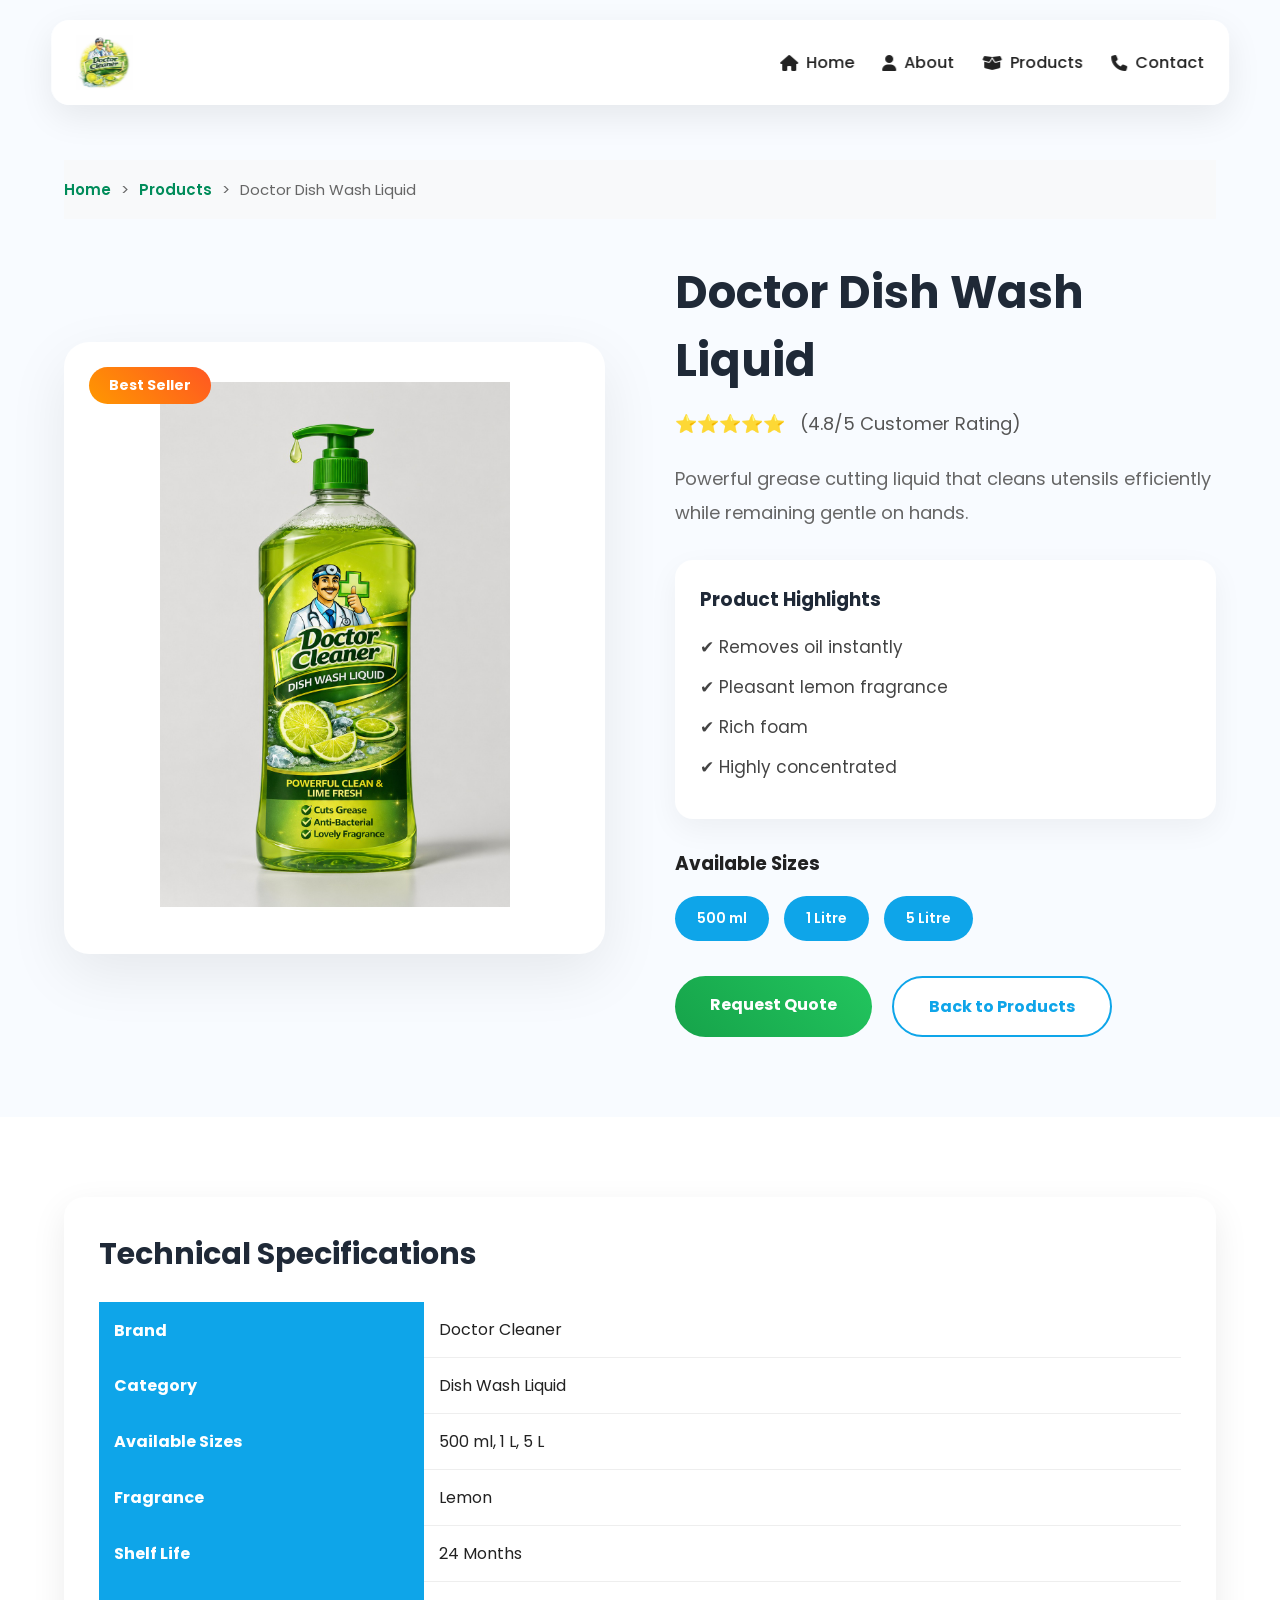
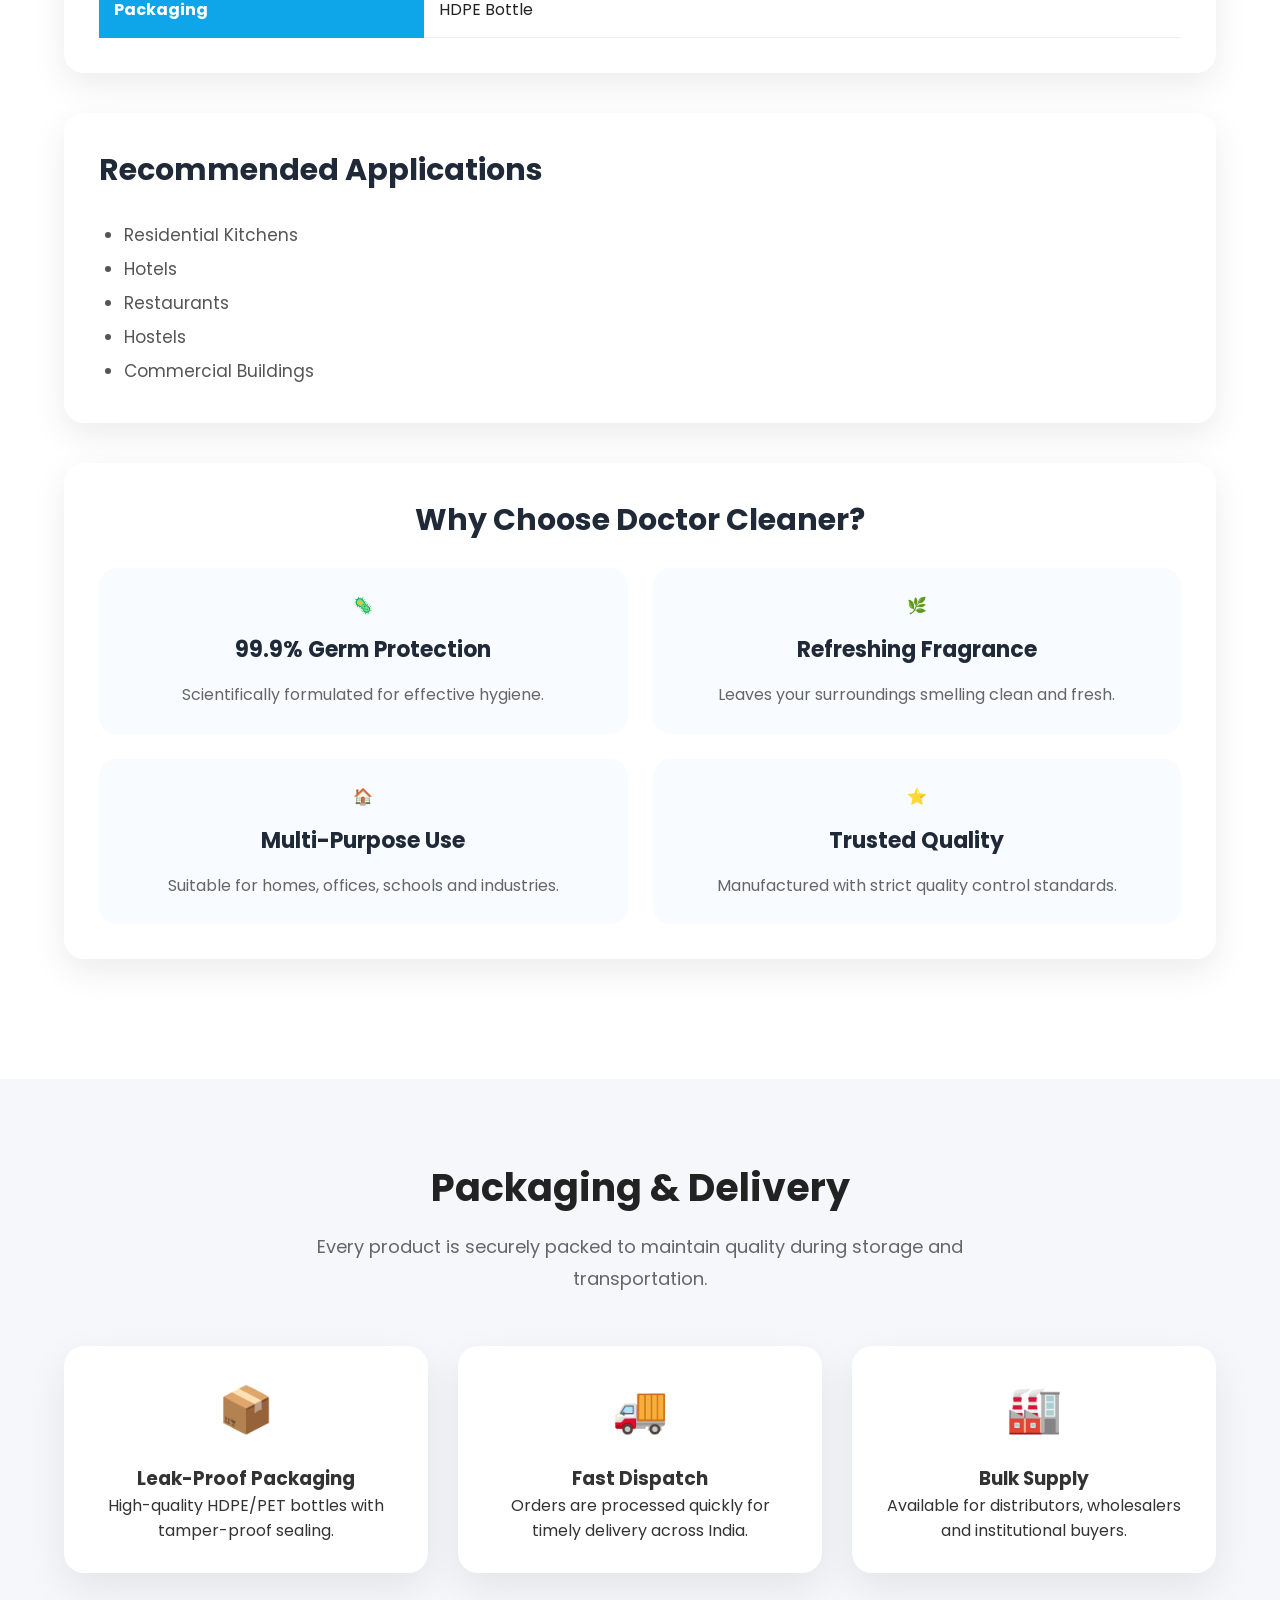
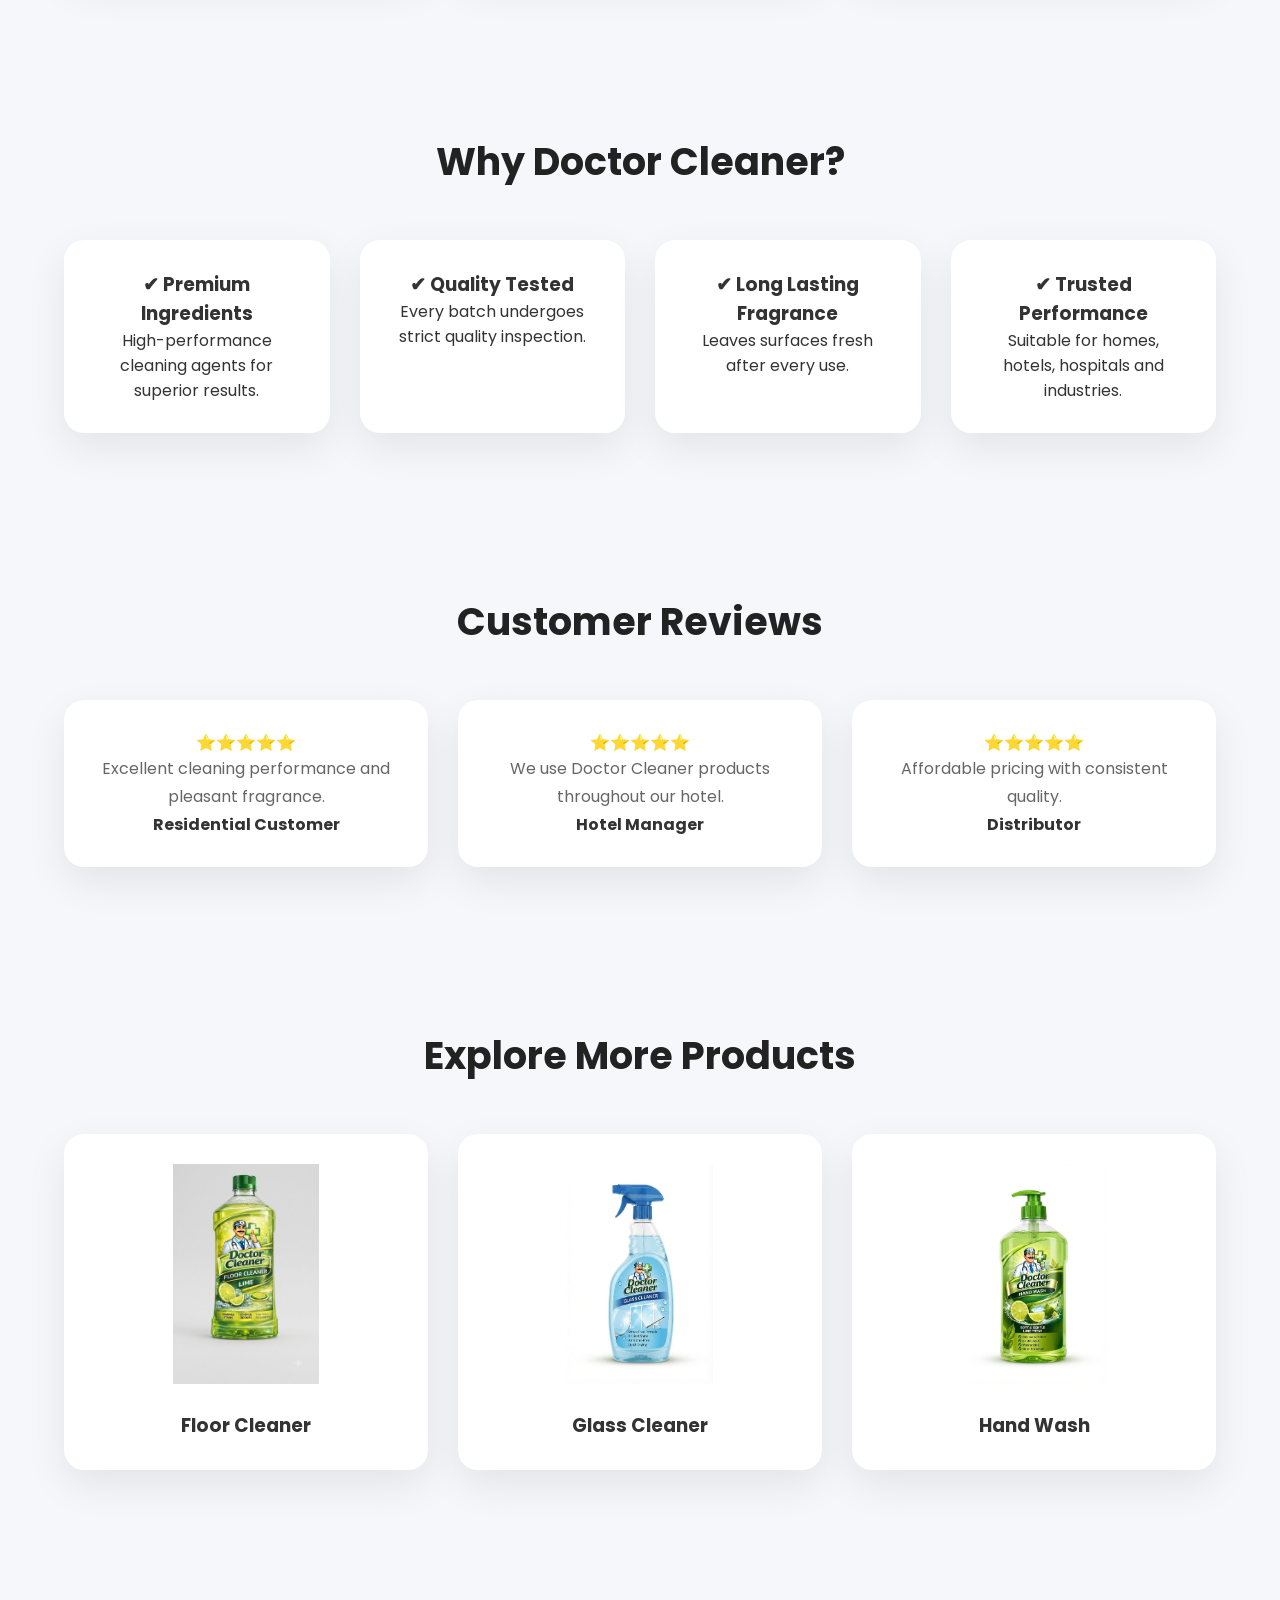
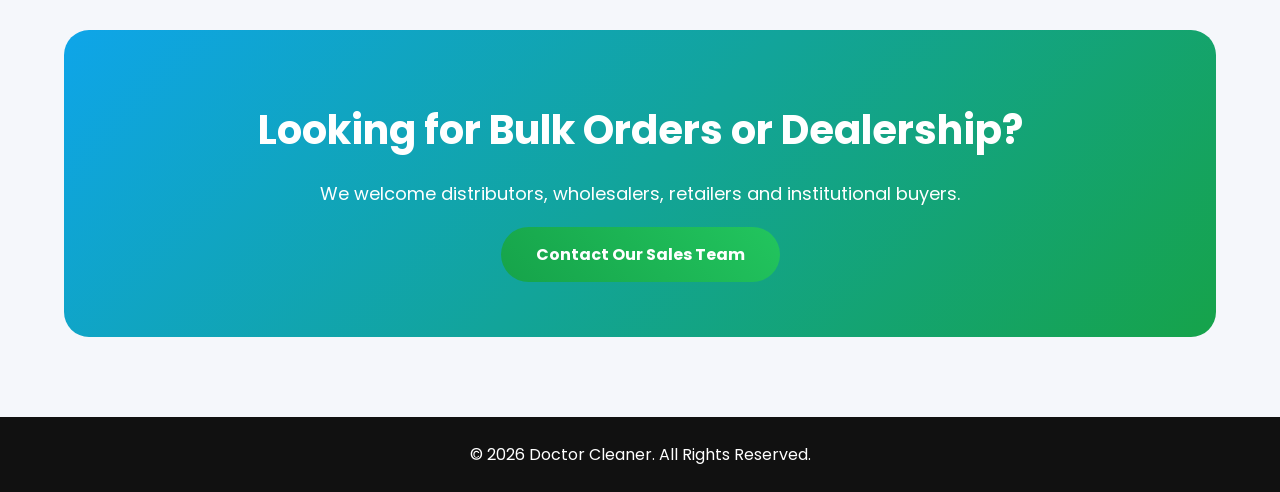
<file: productsdetails-dishwash.html>
<!DOCTYPE html>
<html lang="en">

<head>

    <meta charset="UTF-8">

    <meta name="viewport"
        content="width=device-width, initial-scale=1.0">

    <title>Doctor Cleaner</title>

    <!-- CSS -->

    <link rel="stylesheet" href="css/style.css">

    <link rel="stylesheet" href="css/responsive.css">

    <!-- Google Font -->

    <link rel="preconnect" href="https://fonts.googleapis.com">

    <link rel="preconnect"
        href="https://fonts.gstatic.com"
        crossorigin>

    <link
        href="https://fonts.googleapis.com/css2?family=Poppins:wght@300;400;500;600;700&display=swap"
        rel="stylesheet">

    <!-- Font Awesome -->

    <link rel="stylesheet"
        href="https://cdnjs.cloudflare.com/ajax/libs/font-awesome/6.6.0/css/all.min.css">

</head>

<body>

    <!-- ================= NAVBAR ================= -->

    <header>

        <div class="container nav">

            <div class="logo">

                <img src="images/logo.jpeg">

            </div>

            <nav>

<ul>

<li>
<a href="index.html">

<i class="fa-solid fa-house"></i>

Home

</a>
</li>

<li>
<a href="about.html">

<i class="fa-solid fa-user"></i>

About

</a>
</li>

<li>
<a href="products.html">

<i class="fa-solid fa-box-open"></i>

Products

</a>
</li>

<li>
<a href="contact.html">

<i class="fa-solid fa-phone"></i>

Contact

</a>
</li>

</ul>

</nav>

        </div>

    </header>

<!-- ========================= -->
<!-- PRODUCT DETAILS PAGE -->
<!-- ========================= -->

<section class="product-details-section">

    <div class="container">

        <!-- Breadcrumb -->

        <div class="breadcrumb">

            <a href="index.html">Home</a>

            <span>></span>

            <a href="products.html">Products</a>

            <span>></span>

            <span id="breadcrumbProduct">

                Doctor Dish Wash Liquid

            </span>

        </div>



        <!-- Product Hero -->

        <div class="product-wrapper">



            <!-- LEFT SIDE -->

            <div class="product-image-section">

                <div class="product-badge">

                    Best Seller

                </div>



                <img

                    id="productImage"

                    src="images/products/dishwashliquid.jpeg"

                    alt="Doctor Cleaner"

                >

            </div>



            <!-- RIGHT SIDE -->

            <div class="product-info-section">

                <h1 id="productTitle">

                    Doctor Dish Wash Liquid

                </h1>



                <div class="product-rating">

                    ⭐⭐⭐⭐⭐

                    <span>(4.8/5 Customer Rating)</span>

                </div>



                <p id="productDescription">

                   Powerful grease cutting liquid that cleans utensils efficiently while remaining gentle on hands.

                </p>



                <!-- Highlights -->

                <div class="highlight-box">

                    <h3>

                        Product Highlights

                    </h3>



                    <ul id="productHighlights">

                        <li>✔ Removes oil instantly</li>

                        <li>✔ Pleasant lemon fragrance</li>

                        <li>✔ Rich foam</li>

                        <li>✔ Highly concentrated</li>

                    </ul>

                </div>



                <!-- Sizes -->

                <div class="sizes-box">

                    <h3>

                        Available Sizes

                    </h3>



                    <div class="sizes">

                        <span>500 ml</span>

                        <span>1 Litre</span>

                        <span>5 Litre</span>

                    </div>

                </div>



                <!-- Buttons -->

                <div class="product-buttons">

                    <a href="contact.html"

                       class="primary-btn">

                        Request Quote

                    </a>



                    <a href="products.html"

                       class="secondary-btn">

                        Back to Products

                    </a>

                </div>

            </div>

        </div>

    </div>

</section>

<!-- ========================================= -->
<!-- PRODUCT INFORMATION -->
<!-- ========================================= -->

<section class="product-information">

    <div class="container">

        <!-- Specifications -->

        <div class="info-card">

            <h2>Technical Specifications</h2>

            <table class="spec-table">

                <tr>
                    <th>Brand</th>
                    <td id="specBrand">Doctor Cleaner</td>
                </tr>

                <tr>
                    <th>Category</th>
                    <td id="specCategory">Dish Wash Liquid</td>
                </tr>

                <tr>
                    <th>Available Sizes</th>
                    <td id="specSizes">500 ml, 1 L, 5 L</td>
                </tr>

                <tr>
                    <th>Fragrance</th>
                    <td id="specFragrance">Lemon</td>
                </tr>

                <tr>
                    <th>Shelf Life</th>
                    <td id="specShelf">24 Months</td>
                </tr>

                <tr>
                    <th>Packaging</th>
                    <td id="specPackaging">HDPE Bottle</td>
                </tr>

            </table>

        </div>



        <!-- Applications -->

        <div class="info-card">

            <h2>Recommended Applications</h2>

            <ul id="applicationsList">

                <li>Residential Kitchens</li>

                <li>Hotels</li>

                <li>Restaurants</li>

                <li>Hostels</li>

                <li>Commercial Buildings</li>

            </ul>

        </div>



        <!-- Why Choose -->

        <div class="info-card why-card">

            <h2>Why Choose Doctor Cleaner?</h2>

            <div class="why-grid">

                <div class="why-item">

                    🦠

                    <h3>99.9% Germ Protection</h3>

                    <p>Scientifically formulated for effective hygiene.</p>

                </div>

                <div class="why-item">

                    🌿

                    <h3>Refreshing Fragrance</h3>

                    <p>Leaves your surroundings smelling clean and fresh.</p>

                </div>

                <div class="why-item">

                    🏠

                    <h3>Multi-Purpose Use</h3>

                    <p>Suitable for homes, offices, schools and industries.</p>

                </div>

                <div class="why-item">

                    ⭐

                    <h3>Trusted Quality</h3>

                    <p>Manufactured with strict quality control standards.</p>

                </div>

            </div>

        </div>

    </div>

</section>

<!-- ========================================= -->
<!-- PACKAGING & DELIVERY -->
<!-- ========================================= -->

<section class="packaging-section">

    <div class="container">

        <div class="section-title">

            <h2>Packaging & Delivery</h2>

            <p>

                Every product is securely packed to maintain quality during storage and transportation.

            </p>

        </div>

        <div class="package-grid">

            <div class="package-card">

                <div class="package-icon">📦</div>

                <h3>Leak-Proof Packaging</h3>

                <p>
                    High-quality HDPE/PET bottles with tamper-proof sealing.
                </p>

            </div>

            <div class="package-card">

                <div class="package-icon">🚚</div>

                <h3>Fast Dispatch</h3>

                <p>
                    Orders are processed quickly for timely delivery across India.
                </p>

            </div>

            <div class="package-card">

                <div class="package-icon">🏭</div>

                <h3>Bulk Supply</h3>

                <p>
                    Available for distributors, wholesalers and institutional buyers.
                </p>

            </div>

        </div>

    </div>

</section>



<!-- ========================================= -->
<!-- WHY OUR PRODUCTS -->
<!-- ========================================= -->

<section class="manufacturing-section">

    <div class="container">

        <div class="section-title">

            <h2>Why Doctor Cleaner?</h2>

        </div>

        <div class="manufacturing-grid">

            <div class="manufacturing-card">

                <h3>✔ Premium Ingredients</h3>

                <p>

                    High-performance cleaning agents for superior results.

                </p>

            </div>

            <div class="manufacturing-card">

                <h3>✔ Quality Tested</h3>

                <p>

                    Every batch undergoes strict quality inspection.

                </p>

            </div>

            <div class="manufacturing-card">

                <h3>✔ Long Lasting Fragrance</h3>

                <p>

                    Leaves surfaces fresh after every use.

                </p>

            </div>

            <div class="manufacturing-card">

                <h3>✔ Trusted Performance</h3>

                <p>

                    Suitable for homes, hotels, hospitals and industries.

                </p>

            </div>

        </div>

    </div>

</section>



<!-- ========================================= -->
<!-- CUSTOMER TESTIMONIALS -->
<!-- ========================================= -->

<section class="testimonial-section">

    <div class="container">

        <div class="section-title">

            <h2>Customer Reviews</h2>

        </div>

        <div class="testimonial-grid">

            <div class="testimonial-card">

                ⭐⭐⭐⭐⭐

                <p>

                    Excellent cleaning performance and pleasant fragrance.

                </p>

                <h4>Residential Customer</h4>

            </div>

            <div class="testimonial-card">

                ⭐⭐⭐⭐⭐

                <p>

                    We use Doctor Cleaner products throughout our hotel.

                </p>

                <h4>Hotel Manager</h4>

            </div>

            <div class="testimonial-card">

                ⭐⭐⭐⭐⭐

                <p>

                    Affordable pricing with consistent quality.

                </p>

                <h4>Distributor</h4>

            </div>

        </div>

    </div>

</section>



<!-- ========================================= -->
<!-- RELATED PRODUCTS -->
<!-- ========================================= -->

<section class="related-products">

    <div class="container">

        <div class="section-title">

            <h2>Explore More Products</h2>

        </div>

        <div class="related-grid">

            <a href="productsdetails.html?id=floor" class="related-card">

                <img src="images/products/floorcleaner.jpeg" alt="Floor Cleaner">

                <h3>Floor Cleaner</h3>

            </a>

            <a href="productsdetails.html?id=glass" class="related-card">

                <img src="images/products/glasscleaner.jpeg" alt="Glass Cleaner">

                <h3>Glass Cleaner</h3>

            </a>

            <a href="productsdetails.html?id=handwash" class="related-card">

                <img src="images/products/handwash.jpeg" alt="Hand Wash">

                <h3>Hand Wash</h3>

            </a>

        </div>

    </div>

</section>



<!-- ========================================= -->
<!-- BULK ORDER CTA -->
<!-- ========================================= -->

<section class="bulk-order-section">

    <div class="container">

        <div class="bulk-box">

            <h2>

                Looking for Bulk Orders or Dealership?

            </h2>

            <p>

                We welcome distributors, wholesalers, retailers and institutional buyers.

            </p>

            <a href="contact.html" class="primary-btn">

                Contact Our Sales Team

            </a>

        </div>

    </div>

</section>

 <!-- ================= FOOTER ================= -->

    <footer>

        <div class="container">

            <p>

                © 2026 Doctor Cleaner.
                All Rights Reserved.

            </p>

        </div>

    </footer>

<script src="js/script.js"></script>

</body>

</html>
</file>
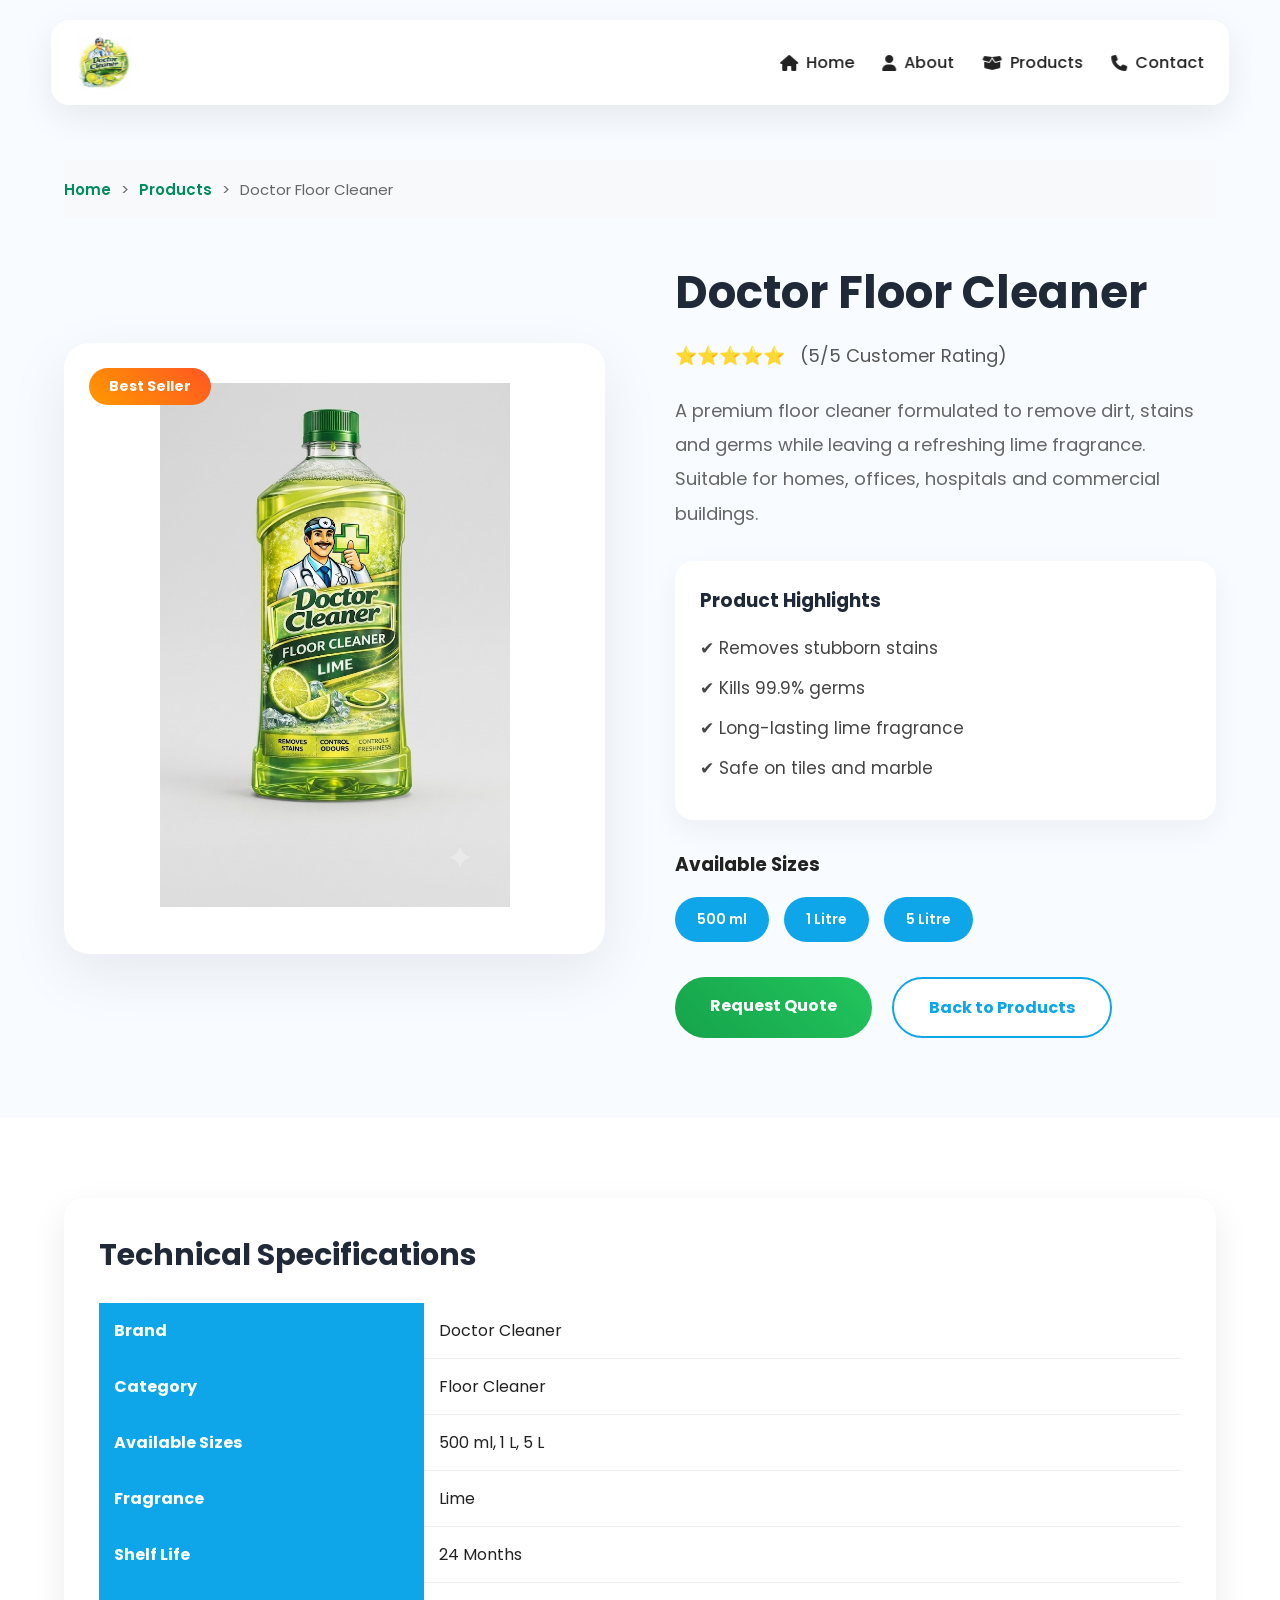
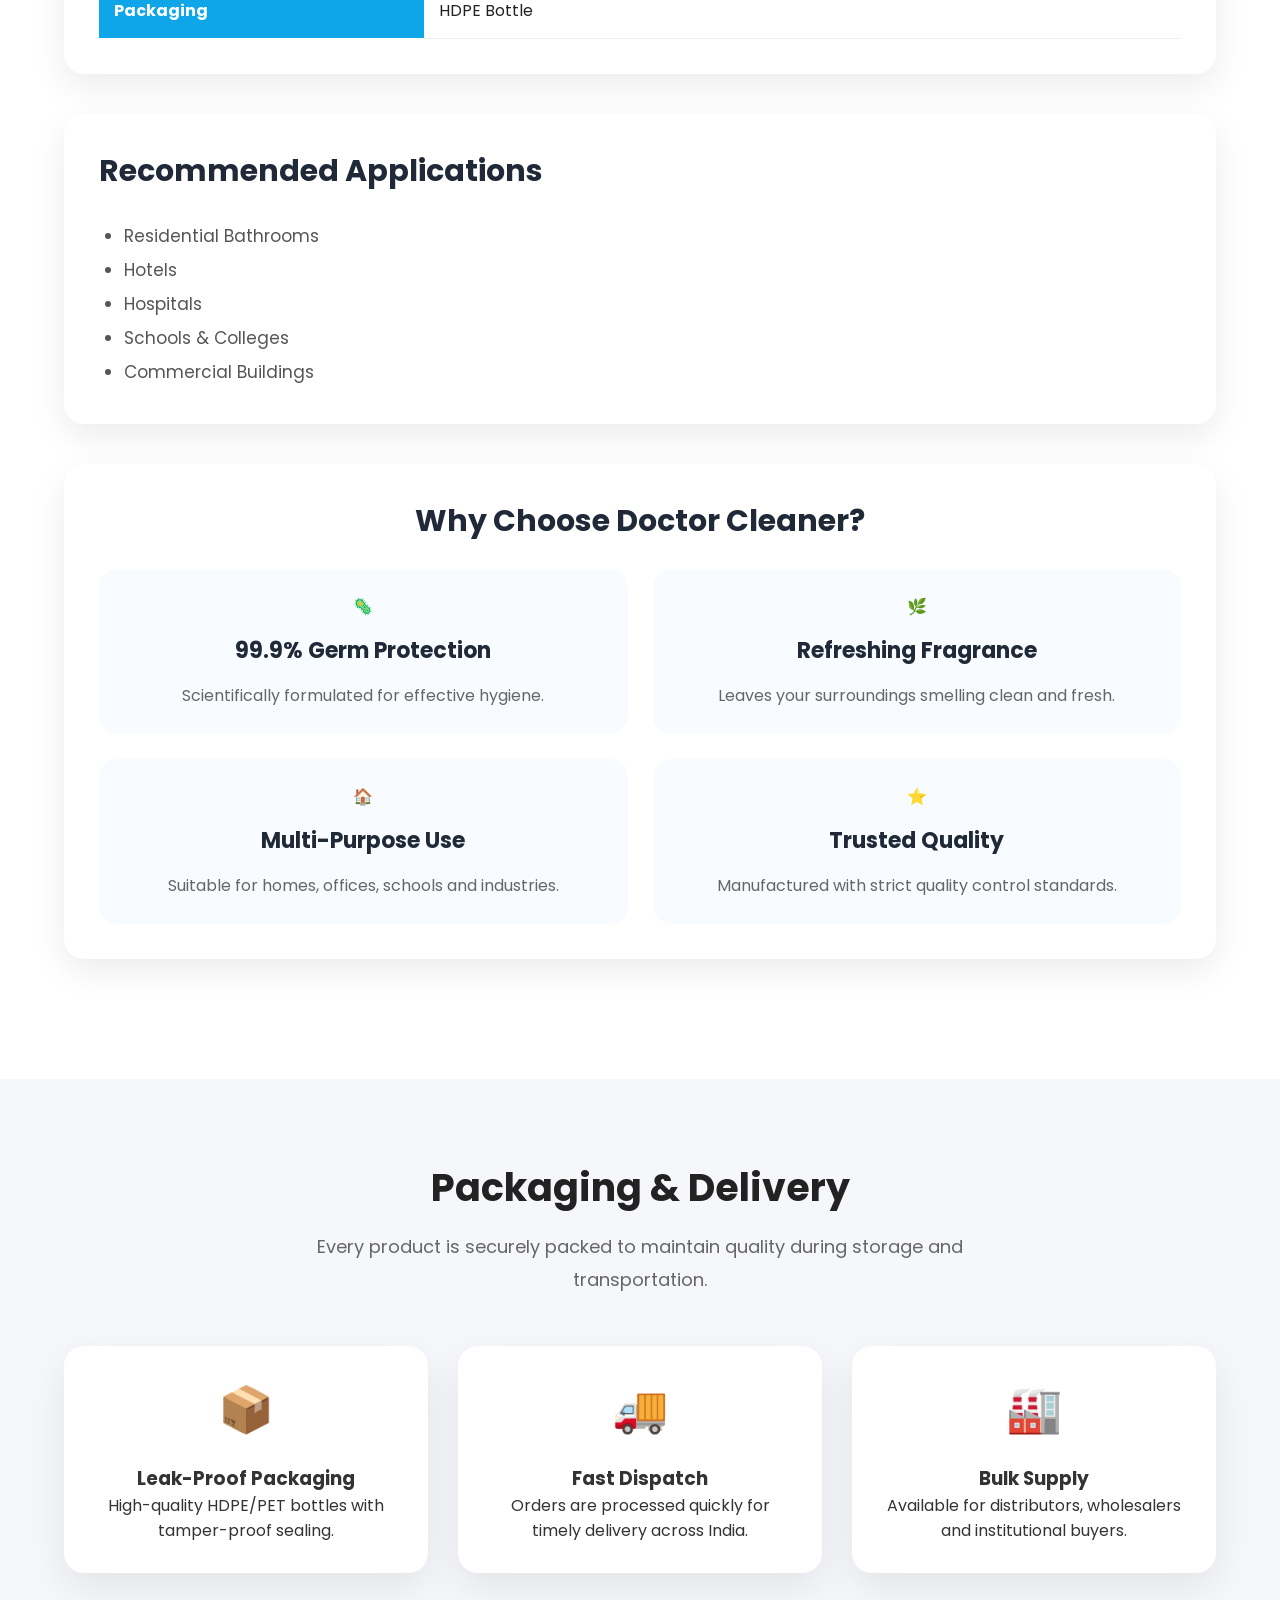
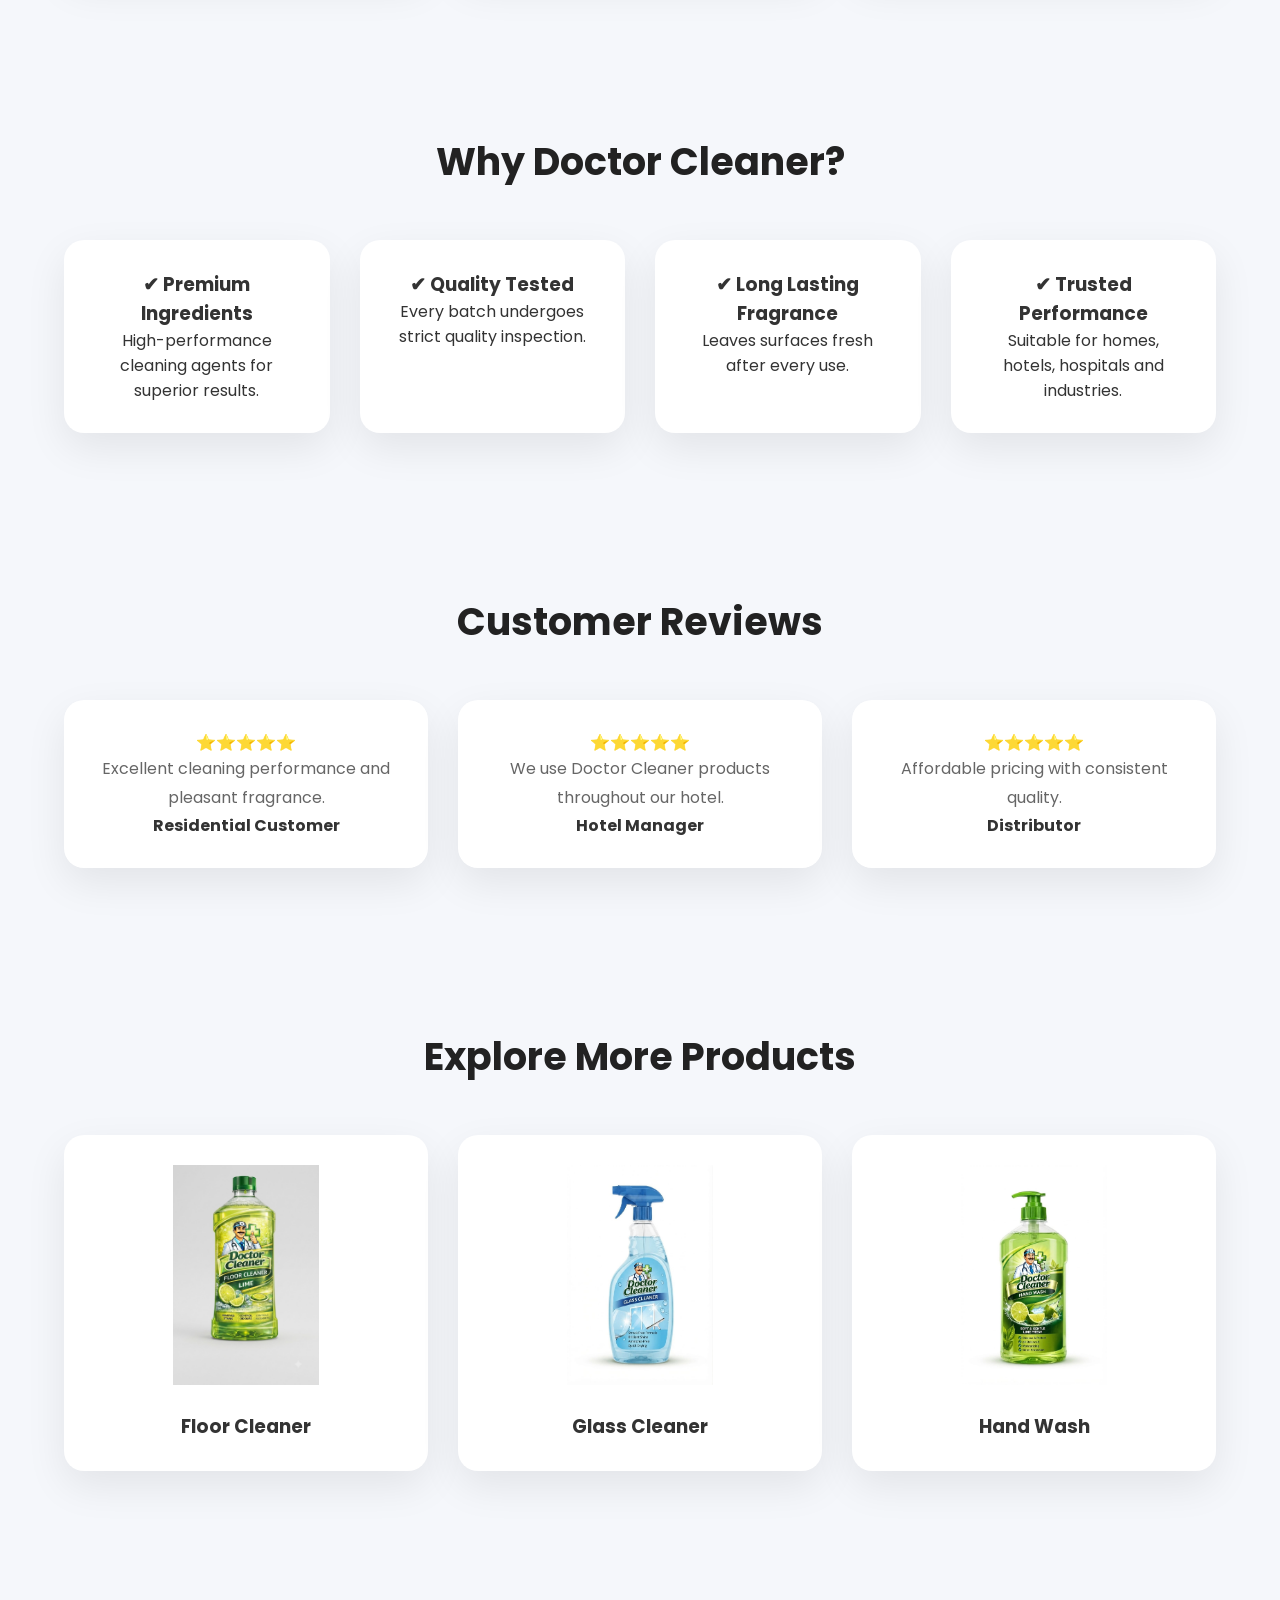
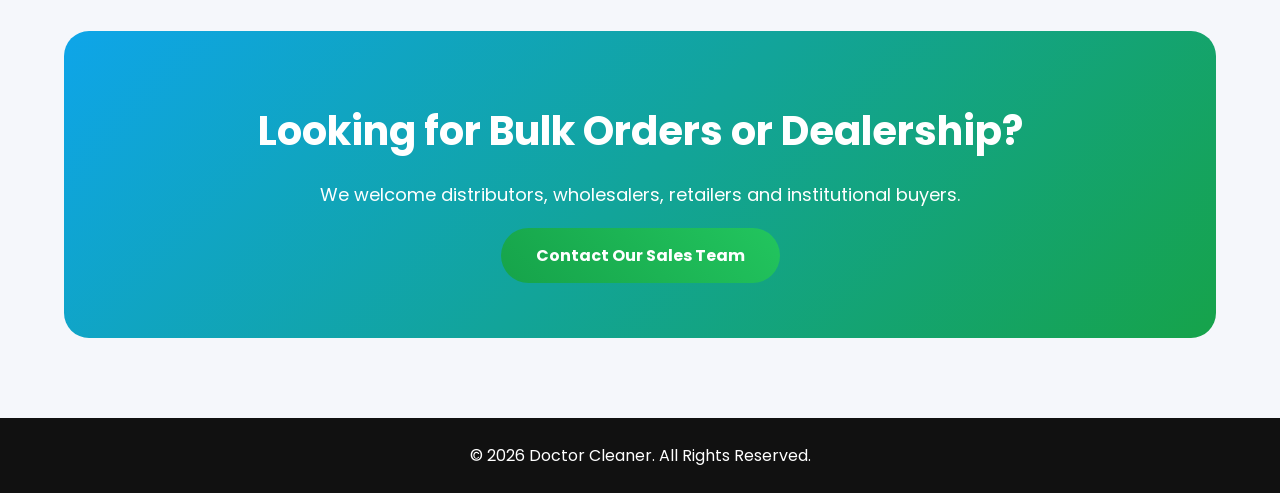
<file: productsdetails-floor.html>
<!DOCTYPE html>
<html lang="en">

<head>

    <meta charset="UTF-8">

    <meta name="viewport"
        content="width=device-width, initial-scale=1.0">

    <title>Doctor Cleaner</title>

    <!-- CSS -->

    <link rel="stylesheet" href="css/style.css">

    <link rel="stylesheet" href="css/responsive.css">

    <!-- Google Font -->

    <link rel="preconnect" href="https://fonts.googleapis.com">

    <link rel="preconnect"
        href="https://fonts.gstatic.com"
        crossorigin>

    <link
        href="https://fonts.googleapis.com/css2?family=Poppins:wght@300;400;500;600;700&display=swap"
        rel="stylesheet">

    <!-- Font Awesome -->

    <link rel="stylesheet"
        href="https://cdnjs.cloudflare.com/ajax/libs/font-awesome/6.6.0/css/all.min.css">

</head>

<body>

    <!-- ================= NAVBAR ================= -->

    <header>

        <div class="container nav">

            <div class="logo">

                <img src="images/logo.jpeg">

            </div>

            <nav>

<ul>

<li>
<a href="index.html">

<i class="fa-solid fa-house"></i>

Home

</a>
</li>

<li>
<a href="about.html">

<i class="fa-solid fa-user"></i>

About

</a>
</li>

<li>
<a href="products.html">

<i class="fa-solid fa-box-open"></i>

Products

</a>
</li>

<li>
<a href="contact.html">

<i class="fa-solid fa-phone"></i>

Contact

</a>
</li>

</ul>

</nav>

        </div>

    </header>

<!-- ========================= -->
<!-- PRODUCT DETAILS PAGE -->
<!-- ========================= -->

<section class="product-details-section">

    <div class="container">

        <!-- Breadcrumb -->

        <div class="breadcrumb">

            <a href="index.html">Home</a>

            <span>></span>

            <a href="products.html">Products</a>

            <span>></span>

            <span id="breadcrumbProduct">

                Doctor Floor Cleaner

            </span>

        </div>



        <!-- Product Hero -->

        <div class="product-wrapper">



            <!-- LEFT SIDE -->

            <div class="product-image-section">

                <div class="product-badge">

                    Best Seller

                </div>



                <img

                    id="productImage"

                    src="images/products/floorcleaner.jpeg"

                    alt="Doctor Cleaner"

                >

            </div>



            <!-- RIGHT SIDE -->

            <div class="product-info-section">

                <h1 id="productTitle">

                    Doctor Floor Cleaner

                </h1>



                <div class="product-rating">

                    ⭐⭐⭐⭐⭐

                    <span>(5/5 Customer Rating)</span>

                </div>



                <p id="productDescription">

                   A premium floor cleaner formulated to remove dirt, stains and germs while leaving a refreshing lime fragrance. Suitable for homes, offices, hospitals and commercial buildings.

                </p>



                <!-- Highlights -->

                <div class="highlight-box">

                    <h3>

                        Product Highlights

                    </h3>



                    <ul id="productHighlights">

                        <li>✔ Removes stubborn stains</li>

                        <li>✔ Kills 99.9% germs</li>

                        <li>✔ Long-lasting lime fragrance</li>

                        <li>✔ Safe on tiles and marble</li>

                    </ul>

                </div>



                <!-- Sizes -->

                <div class="sizes-box">

                    <h3>

                        Available Sizes

                    </h3>



                    <div class="sizes">

                        <span>500 ml</span>

                        <span>1 Litre</span>

                        <span>5 Litre</span>

                    </div>

                </div>



                <!-- Buttons -->

                <div class="product-buttons">

                    <a href="contact.html"

                       class="primary-btn">

                        Request Quote

                    </a>



                    <a href="products.html"

                       class="secondary-btn">

                        Back to Products

                    </a>

                </div>

            </div>

        </div>

    </div>

</section>

<!-- ========================================= -->
<!-- PRODUCT INFORMATION -->
<!-- ========================================= -->

<section class="product-information">

    <div class="container">

        <!-- Specifications -->

        <div class="info-card">

            <h2>Technical Specifications</h2>

            <table class="spec-table">

                <tr>
                    <th>Brand</th>
                    <td id="specBrand">Doctor Cleaner</td>
                </tr>

                <tr>
                    <th>Category</th>
                    <td id="specCategory">Floor Cleaner</td>
                </tr>

                <tr>
                    <th>Available Sizes</th>
                    <td id="specSizes">500 ml, 1 L, 5 L</td>
                </tr>

                <tr>
                    <th>Fragrance</th>
                    <td id="specFragrance">Lime</td>
                </tr>

                <tr>
                    <th>Shelf Life</th>
                    <td id="specShelf">24 Months</td>
                </tr>

                <tr>
                    <th>Packaging</th>
                    <td id="specPackaging">HDPE Bottle</td>
                </tr>

            </table>

        </div>



        <!-- Applications -->

        <div class="info-card">

            <h2>Recommended Applications</h2>

            <ul id="applicationsList">

                <li>Residential Bathrooms</li>

                <li>Hotels</li>

                <li>Hospitals</li>

                <li>Schools & Colleges</li>

                <li>Commercial Buildings</li>

            </ul>

        </div>



        <!-- Why Choose -->

        <div class="info-card why-card">

            <h2>Why Choose Doctor Cleaner?</h2>

            <div class="why-grid">

                <div class="why-item">

                    🦠

                    <h3>99.9% Germ Protection</h3>

                    <p>Scientifically formulated for effective hygiene.</p>

                </div>

                <div class="why-item">

                    🌿

                    <h3>Refreshing Fragrance</h3>

                    <p>Leaves your surroundings smelling clean and fresh.</p>

                </div>

                <div class="why-item">

                    🏠

                    <h3>Multi-Purpose Use</h3>

                    <p>Suitable for homes, offices, schools and industries.</p>

                </div>

                <div class="why-item">

                    ⭐

                    <h3>Trusted Quality</h3>

                    <p>Manufactured with strict quality control standards.</p>

                </div>

            </div>

        </div>

    </div>

</section>

<!-- ========================================= -->
<!-- PACKAGING & DELIVERY -->
<!-- ========================================= -->

<section class="packaging-section">

    <div class="container">

        <div class="section-title">

            <h2>Packaging & Delivery</h2>

            <p>

                Every product is securely packed to maintain quality during storage and transportation.

            </p>

        </div>

        <div class="package-grid">

            <div class="package-card">

                <div class="package-icon">📦</div>

                <h3>Leak-Proof Packaging</h3>

                <p>
                    High-quality HDPE/PET bottles with tamper-proof sealing.
                </p>

            </div>

            <div class="package-card">

                <div class="package-icon">🚚</div>

                <h3>Fast Dispatch</h3>

                <p>
                    Orders are processed quickly for timely delivery across India.
                </p>

            </div>

            <div class="package-card">

                <div class="package-icon">🏭</div>

                <h3>Bulk Supply</h3>

                <p>
                    Available for distributors, wholesalers and institutional buyers.
                </p>

            </div>

        </div>

    </div>

</section>



<!-- ========================================= -->
<!-- WHY OUR PRODUCTS -->
<!-- ========================================= -->

<section class="manufacturing-section">

    <div class="container">

        <div class="section-title">

            <h2>Why Doctor Cleaner?</h2>

        </div>

        <div class="manufacturing-grid">

            <div class="manufacturing-card">

                <h3>✔ Premium Ingredients</h3>

                <p>

                    High-performance cleaning agents for superior results.

                </p>

            </div>

            <div class="manufacturing-card">

                <h3>✔ Quality Tested</h3>

                <p>

                    Every batch undergoes strict quality inspection.

                </p>

            </div>

            <div class="manufacturing-card">

                <h3>✔ Long Lasting Fragrance</h3>

                <p>

                    Leaves surfaces fresh after every use.

                </p>

            </div>

            <div class="manufacturing-card">

                <h3>✔ Trusted Performance</h3>

                <p>

                    Suitable for homes, hotels, hospitals and industries.

                </p>

            </div>

        </div>

    </div>

</section>



<!-- ========================================= -->
<!-- CUSTOMER TESTIMONIALS -->
<!-- ========================================= -->

<section class="testimonial-section">

    <div class="container">

        <div class="section-title">

            <h2>Customer Reviews</h2>

        </div>

        <div class="testimonial-grid">

            <div class="testimonial-card">

                ⭐⭐⭐⭐⭐

                <p>

                    Excellent cleaning performance and pleasant fragrance.

                </p>

                <h4>Residential Customer</h4>

            </div>

            <div class="testimonial-card">

                ⭐⭐⭐⭐⭐

                <p>

                    We use Doctor Cleaner products throughout our hotel.

                </p>

                <h4>Hotel Manager</h4>

            </div>

            <div class="testimonial-card">

                ⭐⭐⭐⭐⭐

                <p>

                    Affordable pricing with consistent quality.

                </p>

                <h4>Distributor</h4>

            </div>

        </div>

    </div>

</section>



<!-- ========================================= -->
<!-- RELATED PRODUCTS -->
<!-- ========================================= -->

<section class="related-products">

    <div class="container">

        <div class="section-title">

            <h2>Explore More Products</h2>

        </div>

        <div class="related-grid">

            <a href="productsdetails.html?id=floor" class="related-card">

                <img src="images/products/floorcleaner.jpeg" alt="Floor Cleaner">

                <h3>Floor Cleaner</h3>

            </a>

            <a href="productsdetails.html?id=glass" class="related-card">

                <img src="images/products/glasscleaner.jpeg" alt="Glass Cleaner">

                <h3>Glass Cleaner</h3>

            </a>

            <a href="productsdetails.html?id=handwash" class="related-card">

                <img src="images/products/handwash.jpeg" alt="Hand Wash">

                <h3>Hand Wash</h3>

            </a>

        </div>

    </div>

</section>



<!-- ========================================= -->
<!-- BULK ORDER CTA -->
<!-- ========================================= -->

<section class="bulk-order-section">

    <div class="container">

        <div class="bulk-box">

            <h2>

                Looking for Bulk Orders or Dealership?

            </h2>

            <p>

                We welcome distributors, wholesalers, retailers and institutional buyers.

            </p>

            <a href="contact.html" class="primary-btn">

                Contact Our Sales Team

            </a>

        </div>

    </div>

</section>

 <!-- ================= FOOTER ================= -->

    <footer>

        <div class="container">

            <p>

                © 2026 Doctor Cleaner.
                All Rights Reserved.

            </p>

        </div>

    </footer>

<script src="js/script.js"></script>

</body>

</html>
</file>
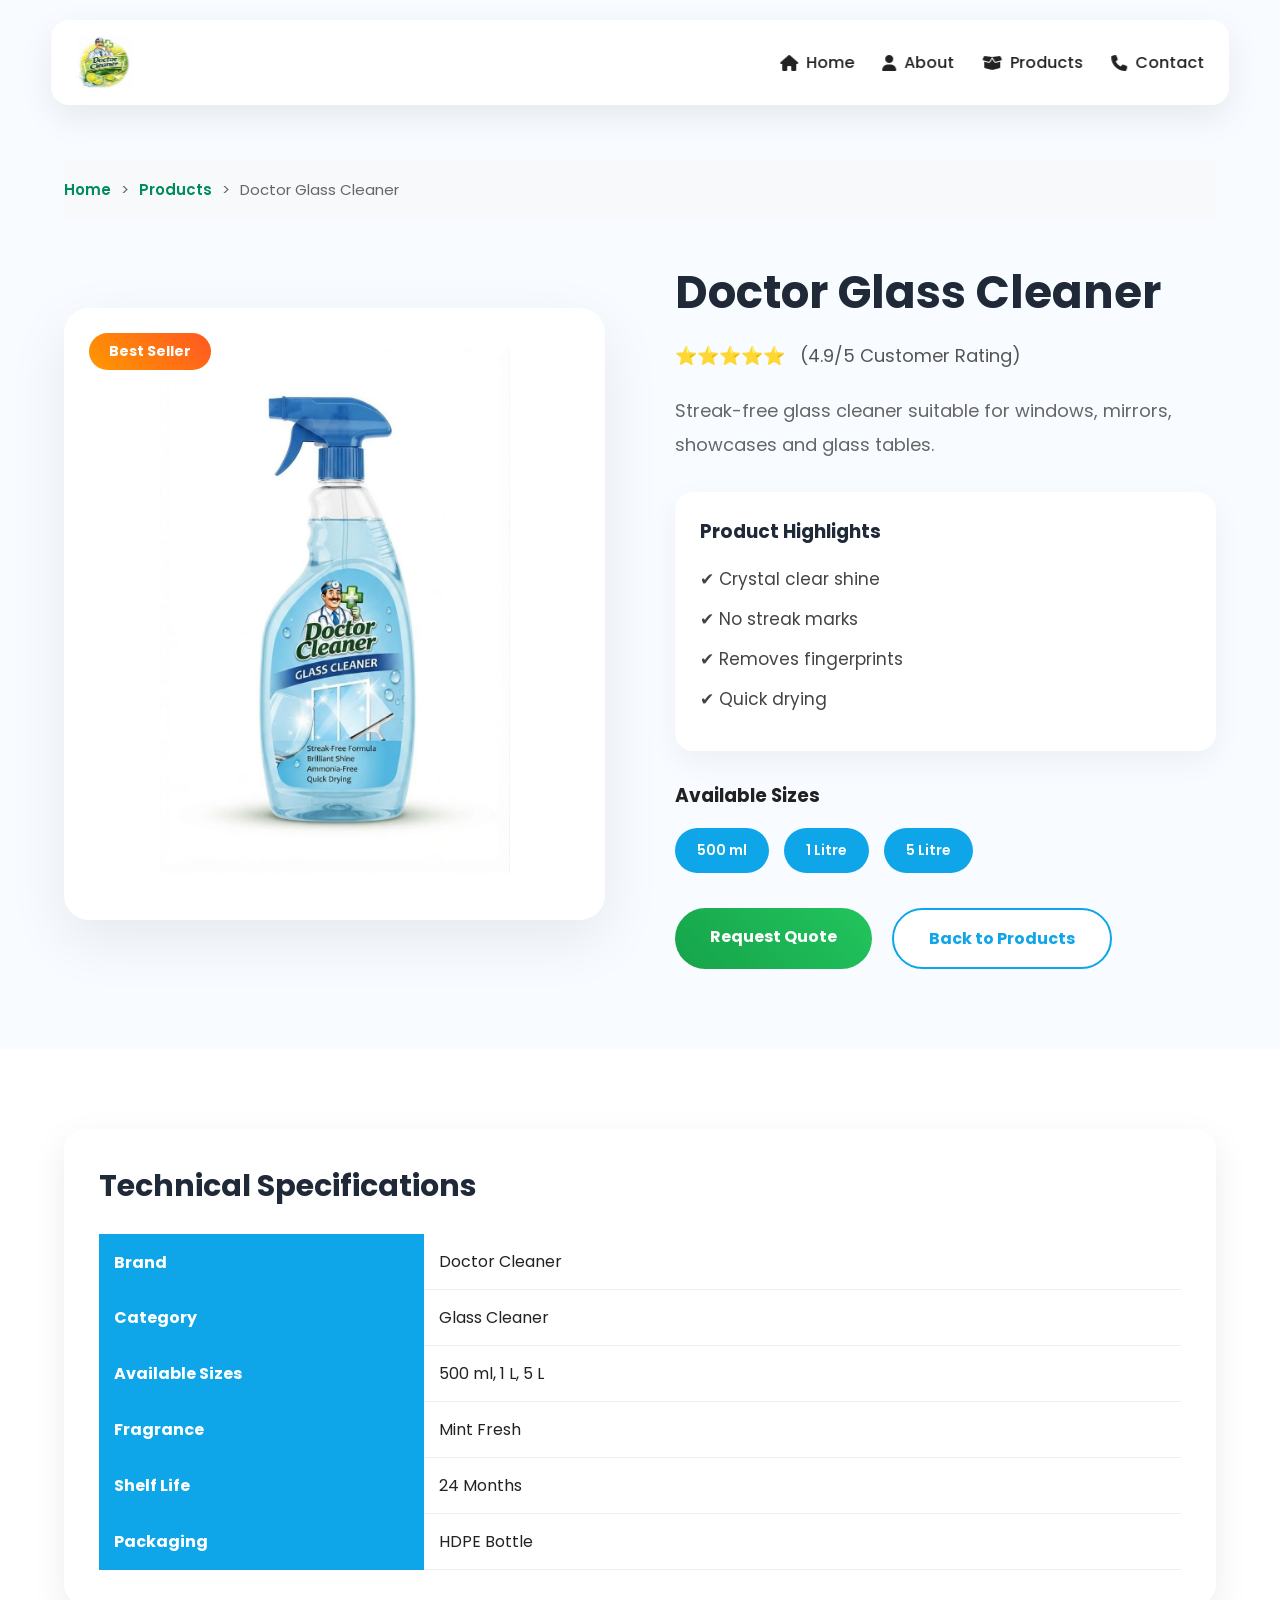
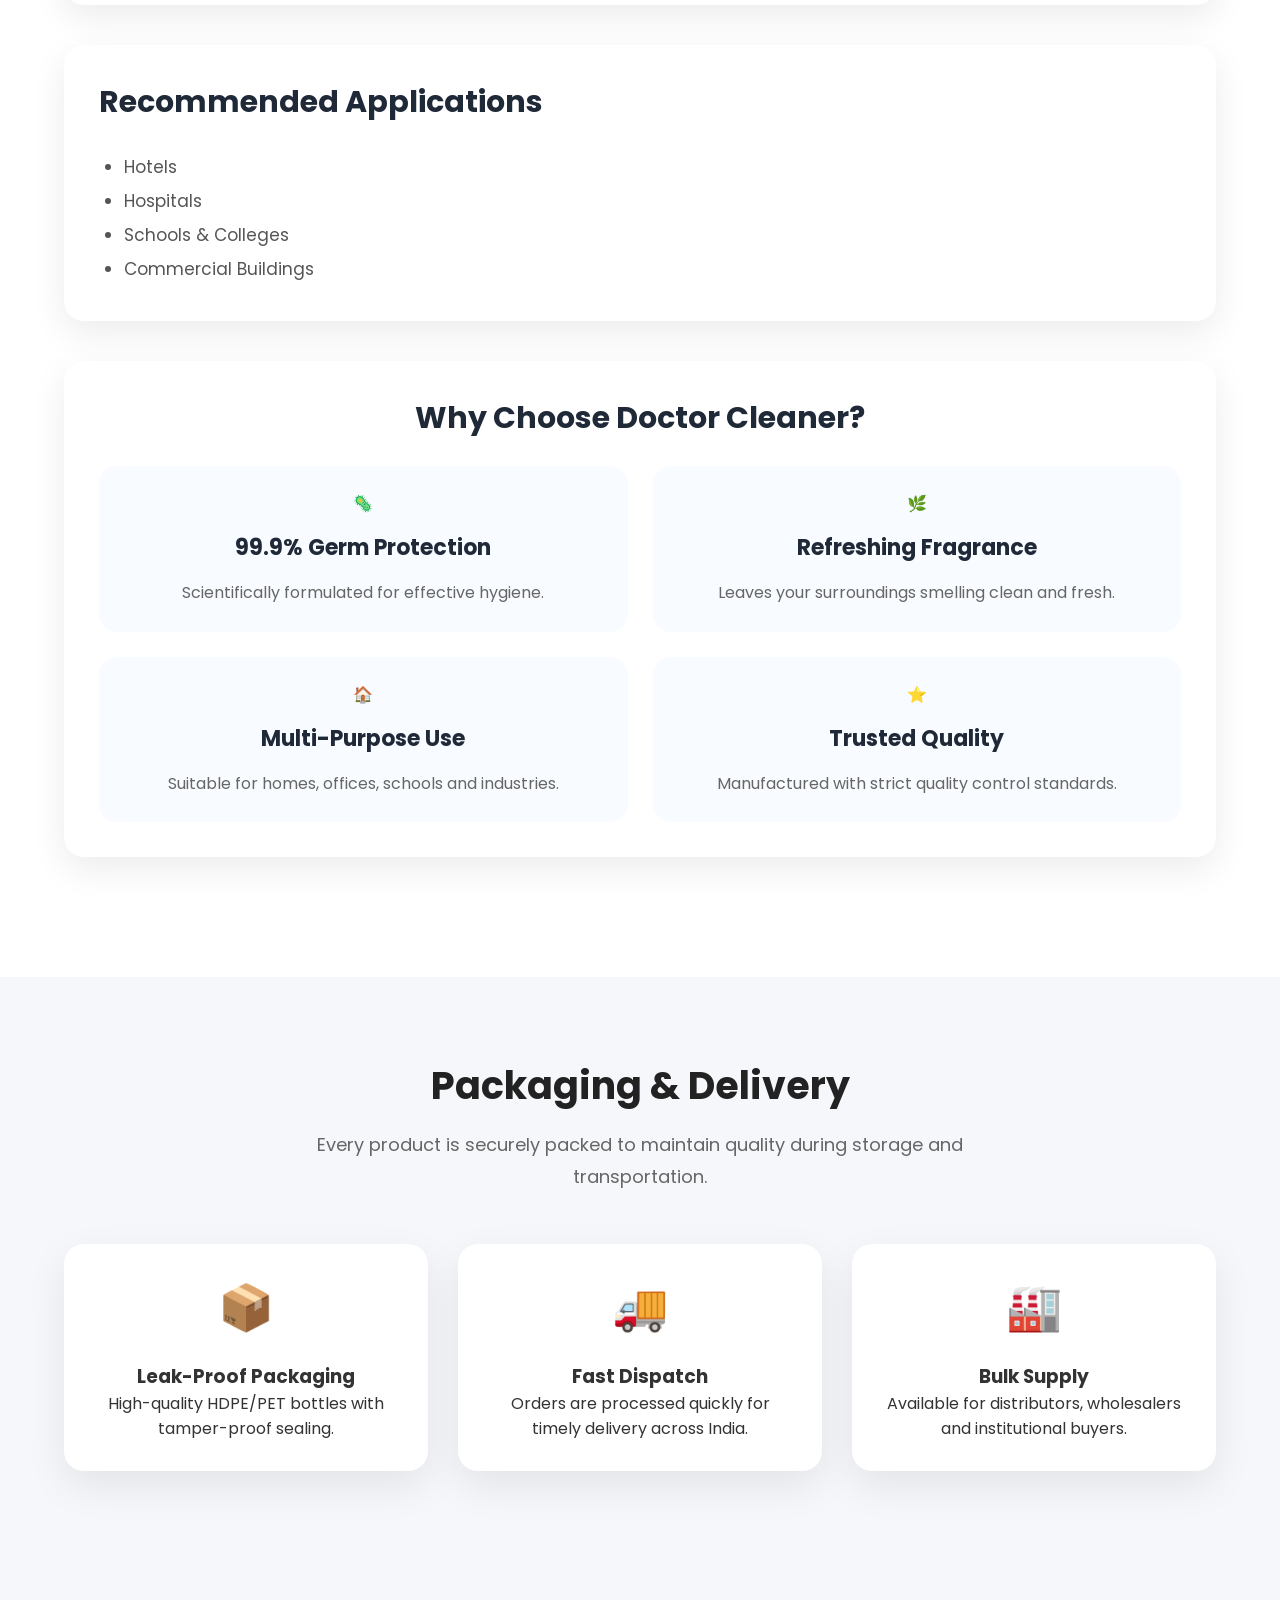
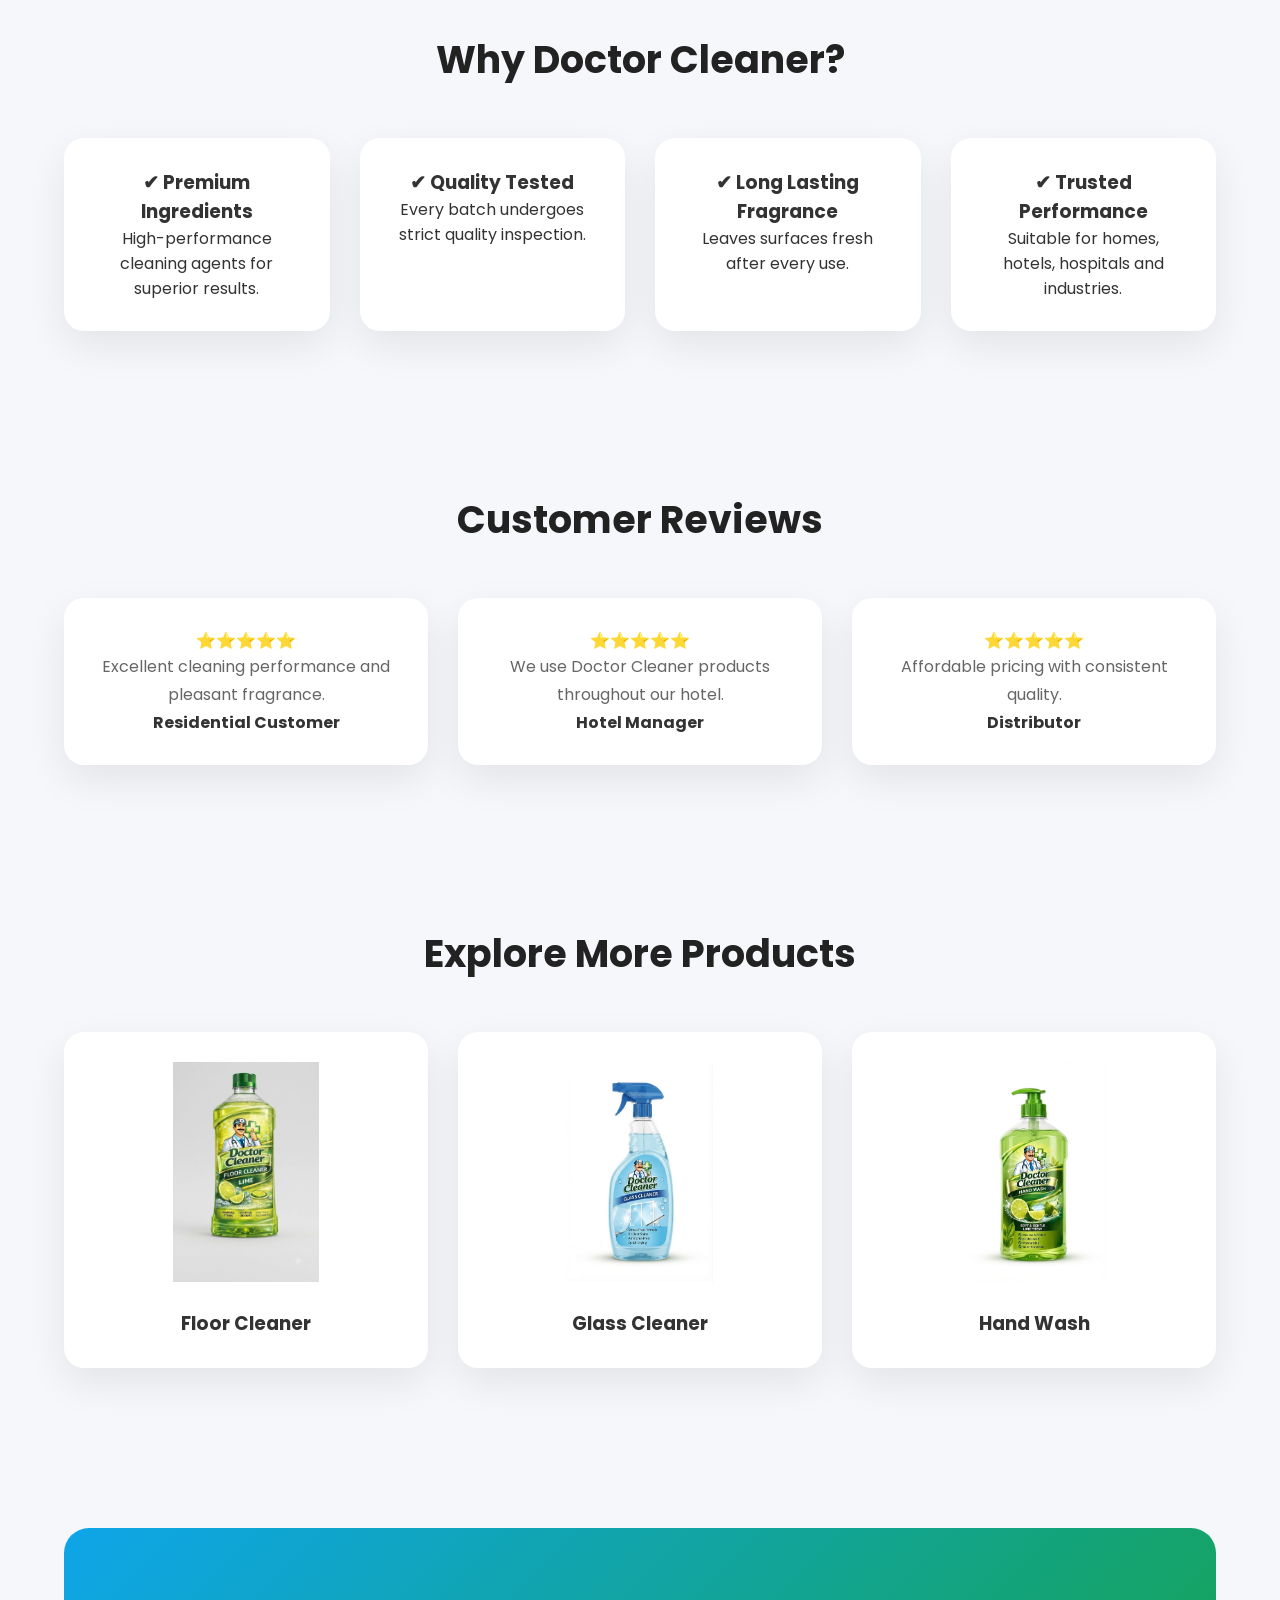
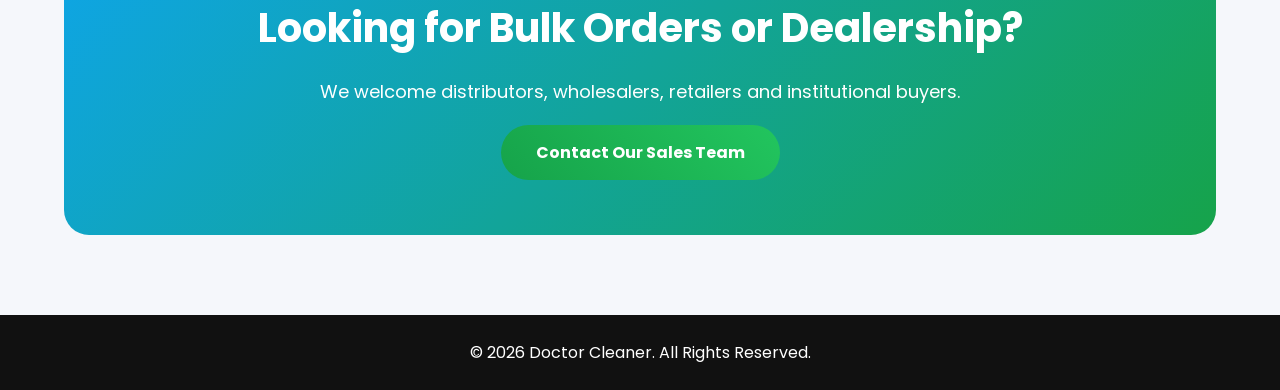
<file: productsdetails-glass.html>
<!DOCTYPE html>
<html lang="en">

<head>

    <meta charset="UTF-8">

    <meta name="viewport"
        content="width=device-width, initial-scale=1.0">

    <title>Doctor Cleaner</title>

    <!-- CSS -->

    <link rel="stylesheet" href="css/style.css">

    <link rel="stylesheet" href="css/responsive.css">

    <!-- Google Font -->

    <link rel="preconnect" href="https://fonts.googleapis.com">

    <link rel="preconnect"
        href="https://fonts.gstatic.com"
        crossorigin>

    <link
        href="https://fonts.googleapis.com/css2?family=Poppins:wght@300;400;500;600;700&display=swap"
        rel="stylesheet">

    <!-- Font Awesome -->

    <link rel="stylesheet"
        href="https://cdnjs.cloudflare.com/ajax/libs/font-awesome/6.6.0/css/all.min.css">

</head>

<body>

    <!-- ================= NAVBAR ================= -->

    <header>

        <div class="container nav">

            <div class="logo">

                <img src="images/logo.jpeg">

            </div>

            <nav>

<ul>

<li>
<a href="index.html">

<i class="fa-solid fa-house"></i>

Home

</a>
</li>

<li>
<a href="about.html">

<i class="fa-solid fa-user"></i>

About

</a>
</li>

<li>
<a href="products.html">

<i class="fa-solid fa-box-open"></i>

Products

</a>
</li>

<li>
<a href="contact.html">

<i class="fa-solid fa-phone"></i>

Contact

</a>
</li>

</ul>

</nav>

        </div>

    </header>

<!-- ========================= -->
<!-- PRODUCT DETAILS PAGE -->
<!-- ========================= -->

<section class="product-details-section">

    <div class="container">

        <!-- Breadcrumb -->

        <div class="breadcrumb">

            <a href="index.html">Home</a>

            <span>></span>

            <a href="products.html">Products</a>

            <span>></span>

            <span id="breadcrumbProduct">

                Doctor Glass Cleaner

            </span>

        </div>

    <!-- Product Hero -->
     
        <div class="product-wrapper">

           <!-- LEFT SIDE -->

            <div class="product-image-section">

                <div class="product-badge">

                    Best Seller

                </div>



                <img

                    id="productImage"

                    src="images/products/glasscleaner.jpeg"

                    alt="Doctor Cleaner"

                >

            </div>


        
            <!-- RIGHT SIDE -->

            <div class="product-info-section">

                <h1 id="productTitle">

                    Doctor Glass Cleaner

                </h1>



                <div class="product-rating">

                    ⭐⭐⭐⭐⭐

                    <span>(4.9/5 Customer Rating)</span>

                </div>



                <p id="productDescription">

                   Streak-free glass cleaner suitable for windows, mirrors, showcases and glass tables.

                </p>



                <!-- Highlights -->

                <div class="highlight-box">

                    <h3>

                        Product Highlights

                    </h3>



                    <ul id="productHighlights">

                        <li>✔ Crystal clear shine</li>

                        <li>✔ No streak marks</li>

                        <li>✔ Removes fingerprints</li>

                        <li>✔ Quick drying</li>

                    </ul>

                </div>



                <!-- Sizes -->

                <div class="sizes-box">

                    <h3>

                        Available Sizes

                    </h3>



                    <div class="sizes">

                        <span>500 ml</span>

                        <span>1 Litre</span>

                        <span>5 Litre</span>

                    </div>

                </div>



                <!-- Buttons -->

                <div class="product-buttons">

                    <a href="contact.html"

                       class="primary-btn">

                        Request Quote

                    </a>



                    <a href="products.html"

                       class="secondary-btn">

                        Back to Products

                    </a>

                </div>

            </div>

        </div>

    </div>

</section>

<!-- ========================================= -->
<!-- PRODUCT INFORMATION -->
<!-- ========================================= -->

<section class="product-information">

    <div class="container">

        <!-- Specifications -->

        <div class="info-card">

            <h2>Technical Specifications</h2>

            <table class="spec-table">

                <tr>
                    <th>Brand</th>
                    <td id="specBrand">Doctor Cleaner</td>
                </tr>

                <tr>
                    <th>Category</th>
                    <td id="specCategory">Glass Cleaner</td>
                </tr>

                <tr>
                    <th>Available Sizes</th>
                    <td id="specSizes">500 ml, 1 L, 5 L</td>
                </tr>

                <tr>
                    <th>Fragrance</th>
                    <td id="specFragrance">Mint Fresh</td>
                </tr>

                <tr>
                    <th>Shelf Life</th>
                    <td id="specShelf">24 Months</td>
                </tr>

                <tr>
                    <th>Packaging</th>
                    <td id="specPackaging">HDPE Bottle</td>
                </tr>

            </table>

        </div>



        <!-- Applications -->

        <div class="info-card">

            <h2>Recommended Applications</h2>

            <ul id="applicationsList">


                <li>Hotels</li>

                <li>Hospitals</li>

                <li>Schools & Colleges</li>

                <li>Commercial Buildings</li>

            </ul>

        </div>


        <!-- Why Choose -->

        <div class="info-card why-card">

            <h2>Why Choose Doctor Cleaner?</h2>

            <div class="why-grid">

                <div class="why-item">

                    🦠

                    <h3>99.9% Germ Protection</h3>

                    <p>Scientifically formulated for effective hygiene.</p>

                </div>

                <div class="why-item">

                    🌿

                    <h3>Refreshing Fragrance</h3>

                    <p>Leaves your surroundings smelling clean and fresh.</p>

                </div>

                <div class="why-item">

                    🏠

                    <h3>Multi-Purpose Use</h3>

                    <p>Suitable for homes, offices, schools and industries.</p>

                </div>

                <div class="why-item">

                    ⭐

                    <h3>Trusted Quality</h3>

                    <p>Manufactured with strict quality control standards.</p>

                </div>

            </div>

        </div>

    </div>

</section>

<!-- ========================================= -->
<!-- PACKAGING & DELIVERY -->
<!-- ========================================= -->

<section class="packaging-section">

    <div class="container">

        <div class="section-title">

            <h2>Packaging & Delivery</h2>

            <p>

                Every product is securely packed to maintain quality during storage and transportation.

            </p>

        </div>

        <div class="package-grid">

            <div class="package-card">

                <div class="package-icon">📦</div>

                <h3>Leak-Proof Packaging</h3>

                <p>
                    High-quality HDPE/PET bottles with tamper-proof sealing.
                </p>

            </div>

            <div class="package-card">

                <div class="package-icon">🚚</div>

                <h3>Fast Dispatch</h3>

                <p>
                    Orders are processed quickly for timely delivery across India.
                </p>

            </div>

            <div class="package-card">

                <div class="package-icon">🏭</div>

                <h3>Bulk Supply</h3>

                <p>
                    Available for distributors, wholesalers and institutional buyers.
                </p>

            </div>

        </div>

    </div>

</section>



<!-- ========================================= -->
<!-- WHY OUR PRODUCTS -->
<!-- ========================================= -->

<section class="manufacturing-section">

    <div class="container">

        <div class="section-title">

            <h2>Why Doctor Cleaner?</h2>

        </div>

        <div class="manufacturing-grid">

            <div class="manufacturing-card">

                <h3>✔ Premium Ingredients</h3>

                <p>

                    High-performance cleaning agents for superior results.

                </p>

            </div>

            <div class="manufacturing-card">

                <h3>✔ Quality Tested</h3>

                <p>

                    Every batch undergoes strict quality inspection.

                </p>

            </div>

            <div class="manufacturing-card">

                <h3>✔ Long Lasting Fragrance</h3>

                <p>

                    Leaves surfaces fresh after every use.

                </p>

            </div>

            <div class="manufacturing-card">

                <h3>✔ Trusted Performance</h3>

                <p>

                    Suitable for homes, hotels, hospitals and industries.

                </p>

            </div>

        </div>

    </div>

</section>



<!-- ========================================= -->
<!-- CUSTOMER TESTIMONIALS -->
<!-- ========================================= -->

<section class="testimonial-section">

    <div class="container">

        <div class="section-title">

            <h2>Customer Reviews</h2>

        </div>

        <div class="testimonial-grid">

            <div class="testimonial-card">

                ⭐⭐⭐⭐⭐

                <p>

                    Excellent cleaning performance and pleasant fragrance.

                </p>

                <h4>Residential Customer</h4>

            </div>

            <div class="testimonial-card">

                ⭐⭐⭐⭐⭐

                <p>

                    We use Doctor Cleaner products throughout our hotel.

                </p>

                <h4>Hotel Manager</h4>

            </div>

            <div class="testimonial-card">

                ⭐⭐⭐⭐⭐

                <p>

                    Affordable pricing with consistent quality.

                </p>

                <h4>Distributor</h4>

            </div>

        </div>

    </div>

</section>



<!-- ========================================= -->
<!-- RELATED PRODUCTS -->
<!-- ========================================= -->

<section class="related-products">

    <div class="container">

        <div class="section-title">

            <h2>Explore More Products</h2>

        </div>

        <div class="related-grid">

            <a href="productsdetails.html?id=floor" class="related-card">

                <img src="images/products/floorcleaner.jpeg" alt="Floor Cleaner">

                <h3>Floor Cleaner</h3>

            </a>

            <a href="productsdetails.html?id=glass" class="related-card">

                <img src="images/products/glasscleaner.jpeg" alt="Glass Cleaner">

                <h3>Glass Cleaner</h3>

            </a>

            <a href="productsdetails.html?id=handwash" class="related-card">

                <img src="images/products/handwash.jpeg" alt="Hand Wash">

                <h3>Hand Wash</h3>

            </a>

        </div>

    </div>

</section>



<!-- ========================================= -->
<!-- BULK ORDER CTA -->
<!-- ========================================= -->

<section class="bulk-order-section">

    <div class="container">

        <div class="bulk-box">

            <h2>

                Looking for Bulk Orders or Dealership?

            </h2>

            <p>

                We welcome distributors, wholesalers, retailers and institutional buyers.

            </p>

            <a href="contact.html" class="primary-btn">

                Contact Our Sales Team

            </a>

        </div>

    </div>

</section>

 <!-- ================= FOOTER ================= -->

    <footer>

        <div class="container">

            <p>

                © 2026 Doctor Cleaner.
                All Rights Reserved.

            </p>

        </div>

    </footer>

<script src="js/script.js"></script>

</body>

</html>
</file>
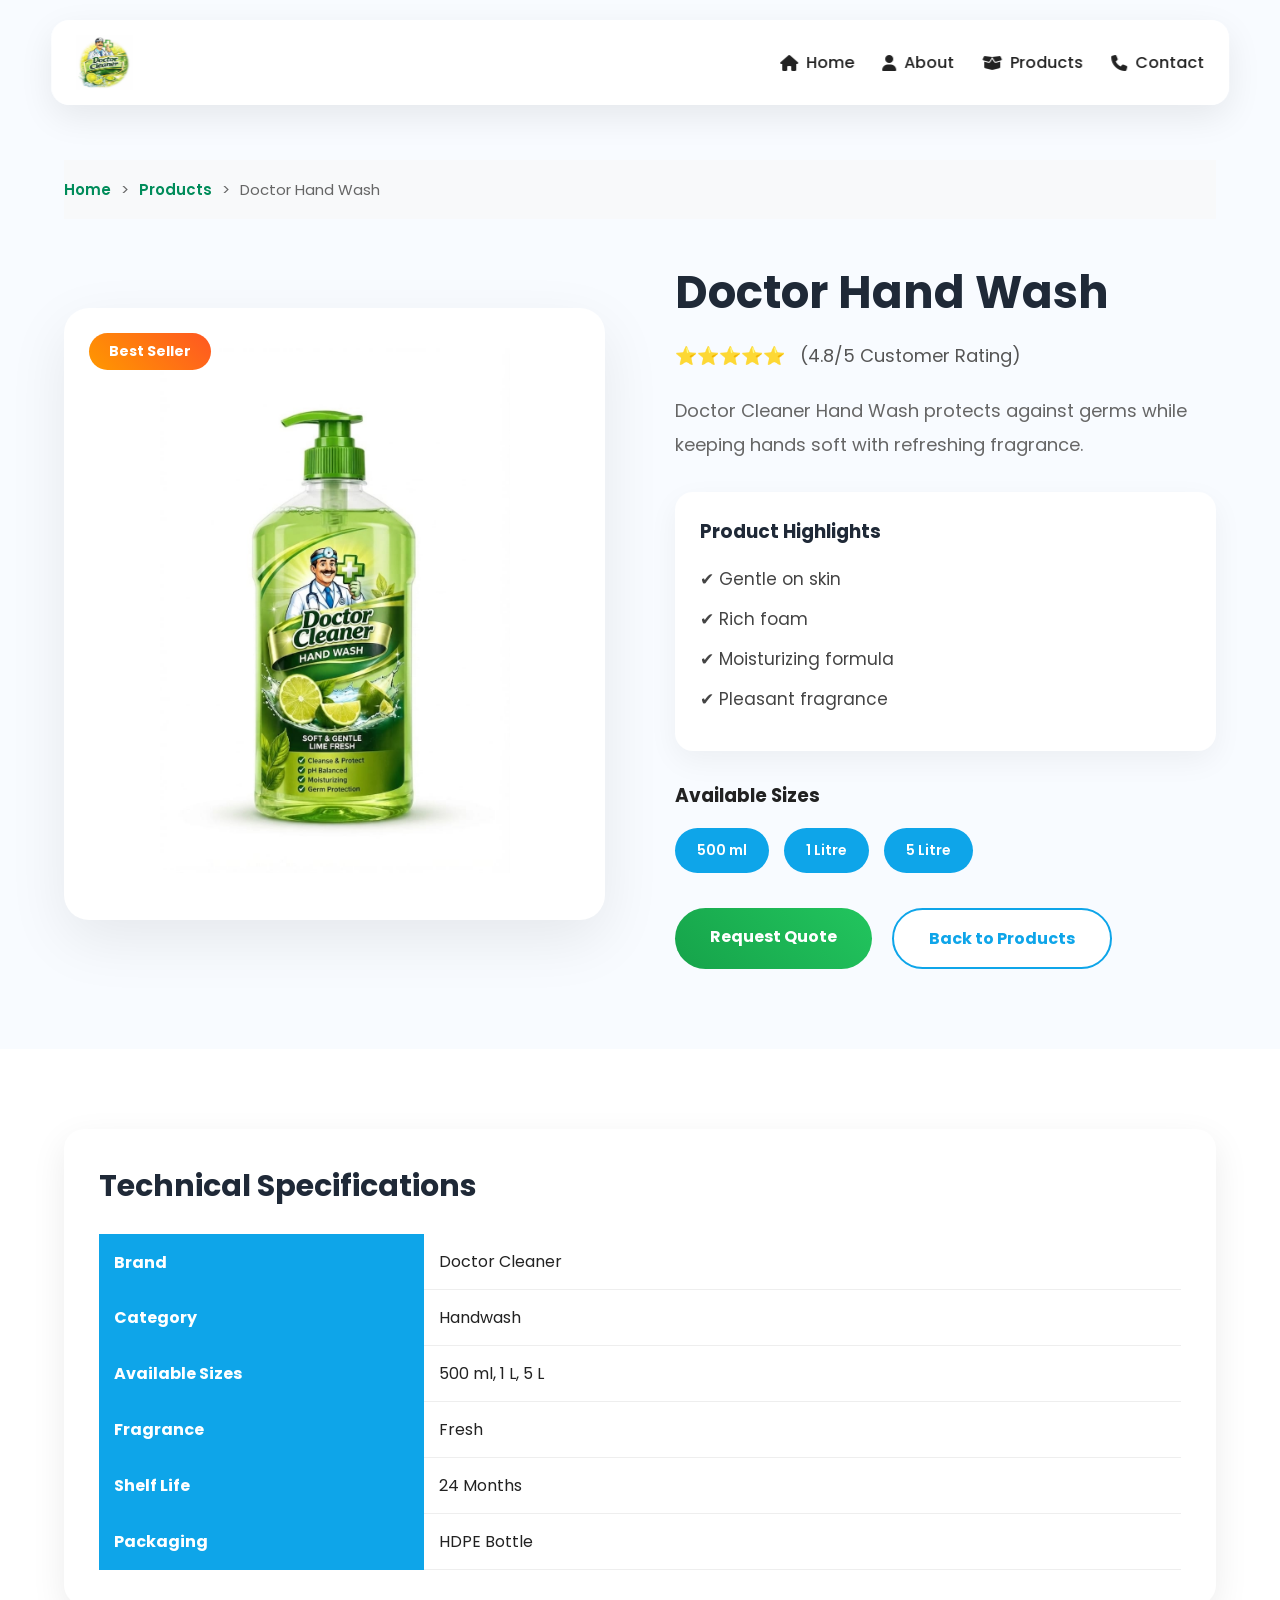
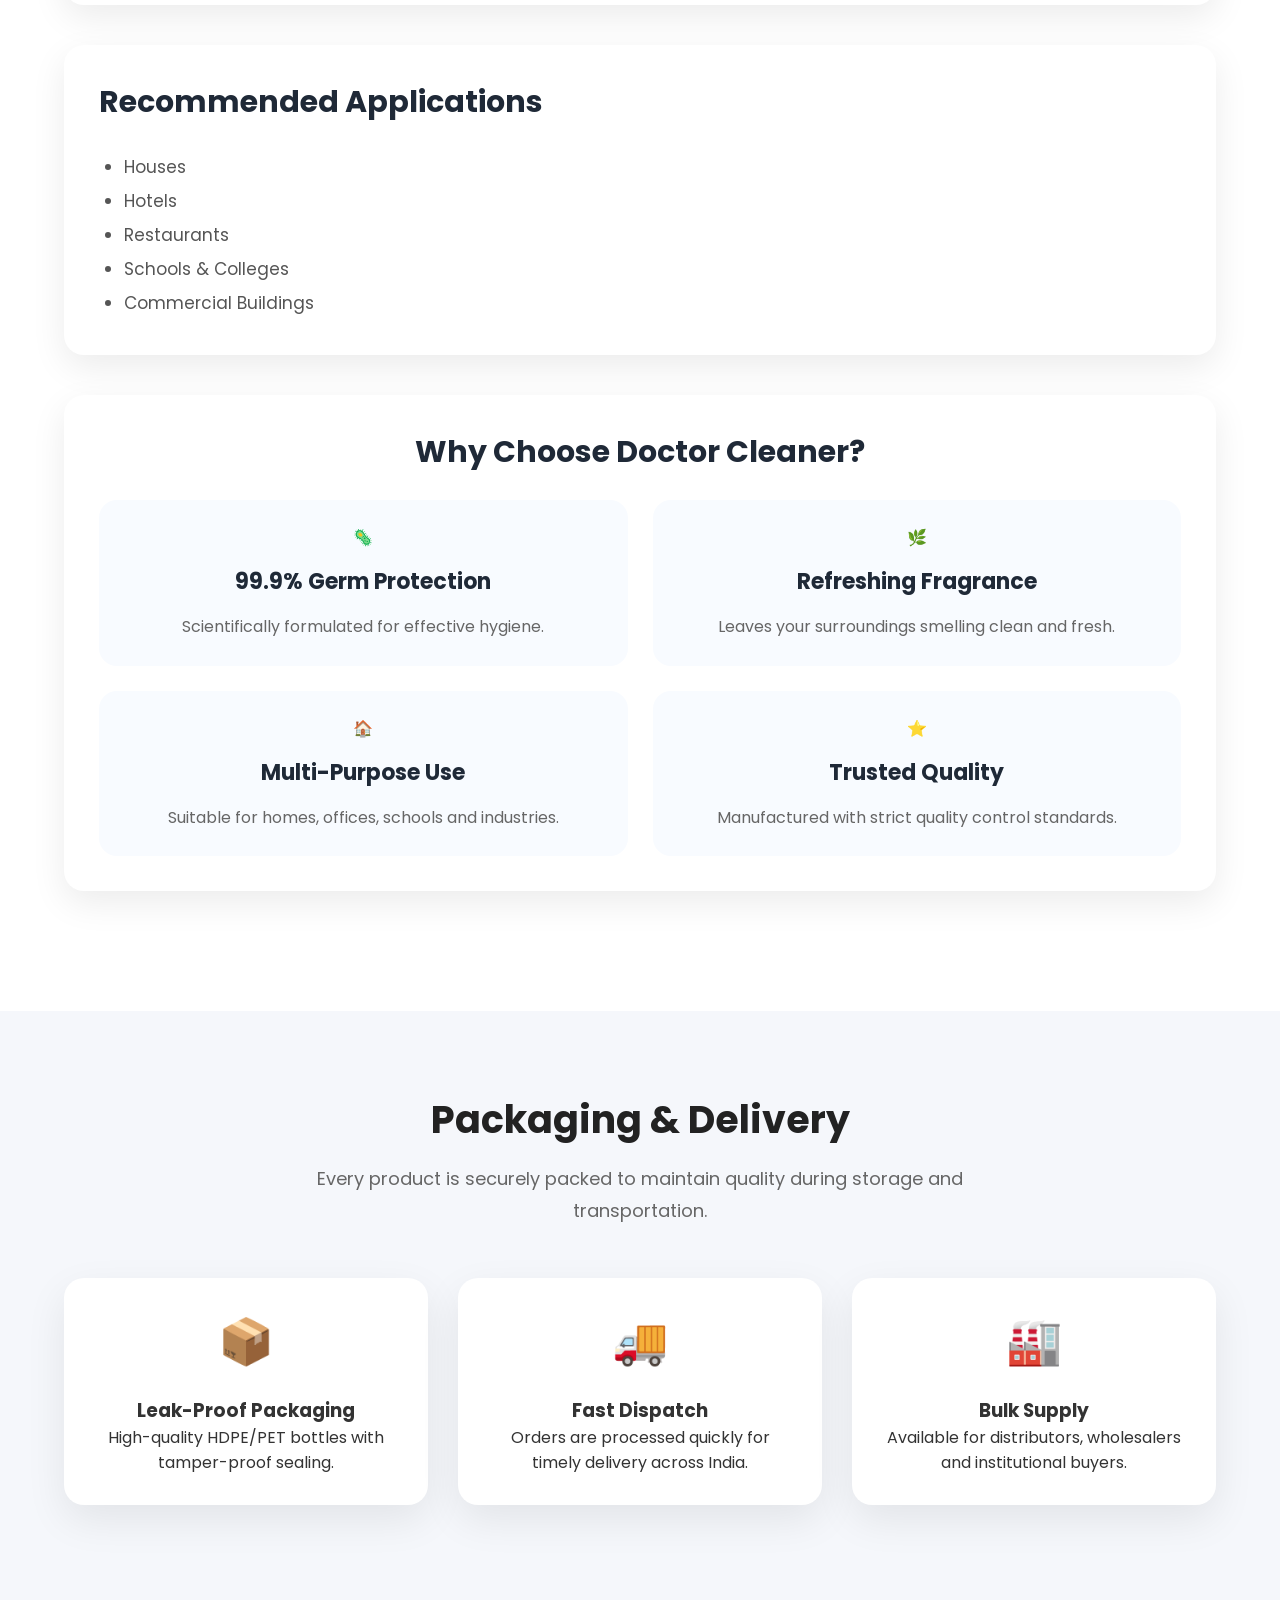
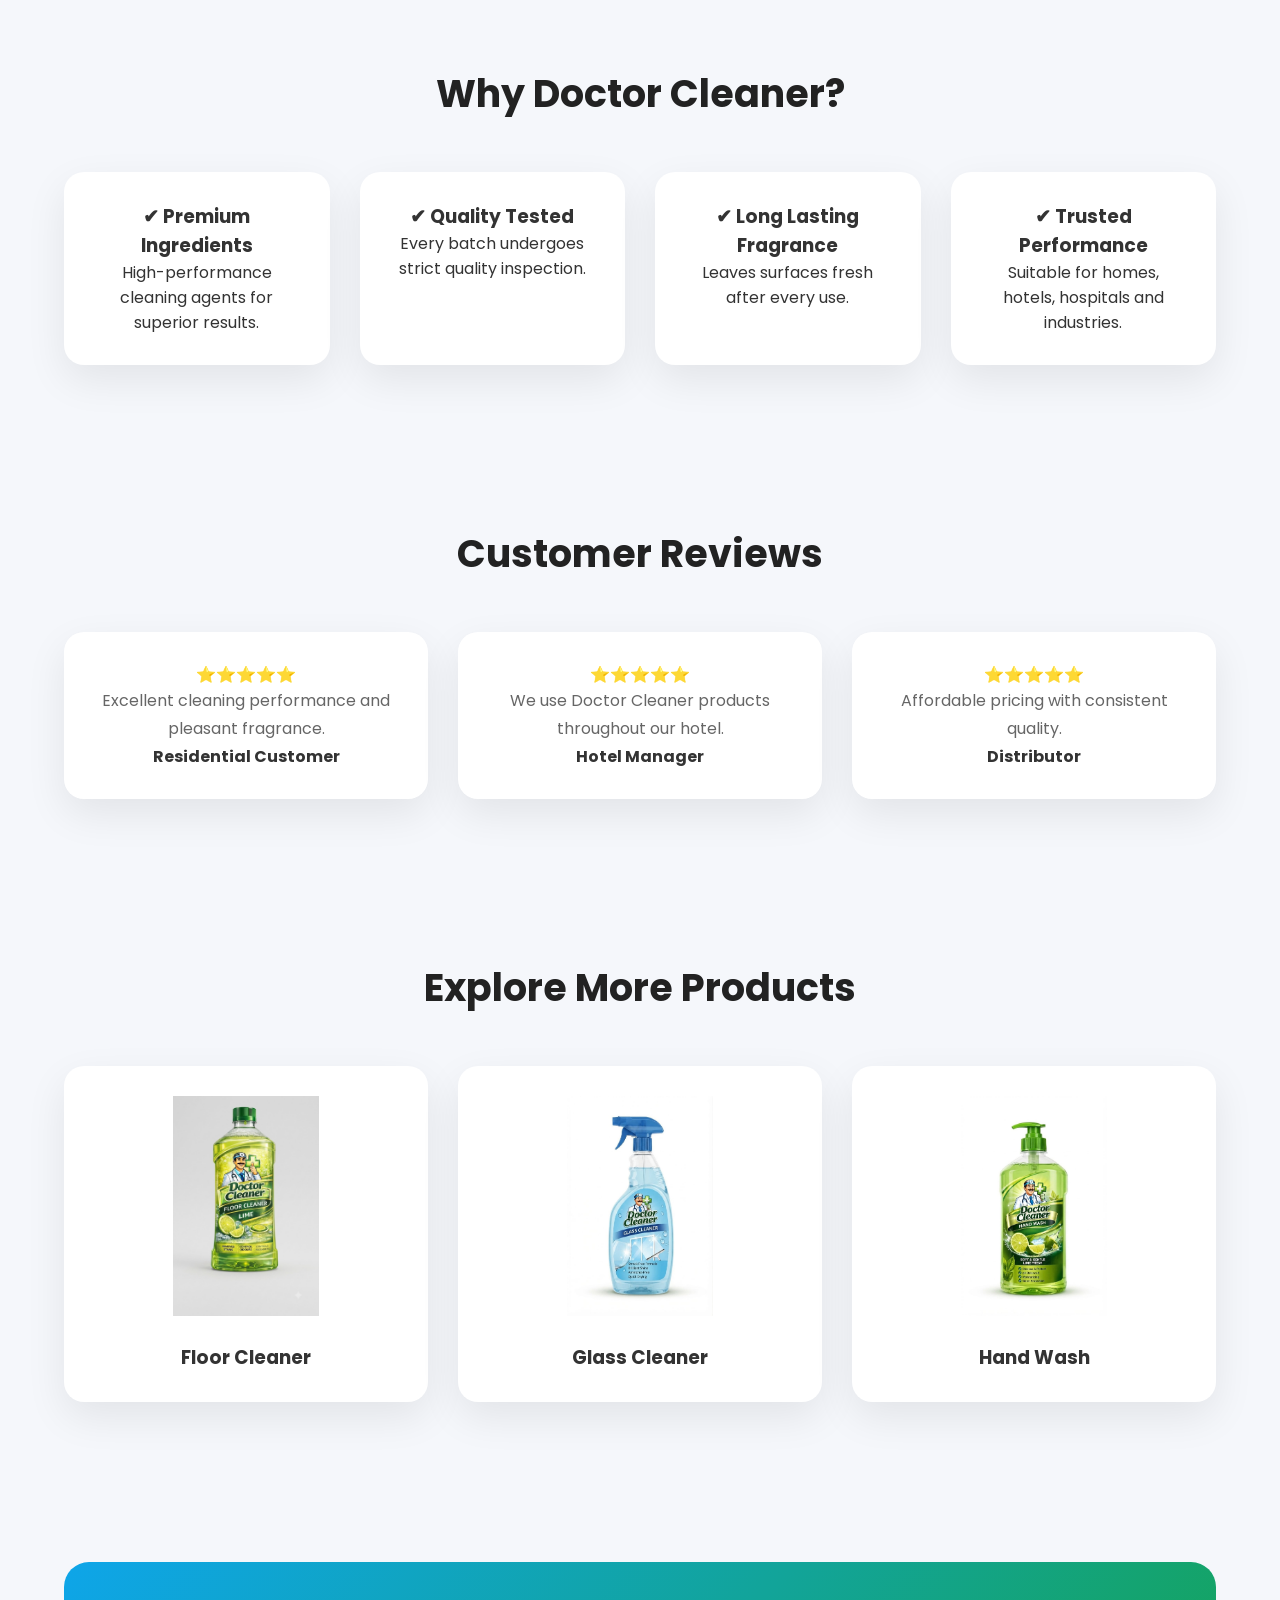
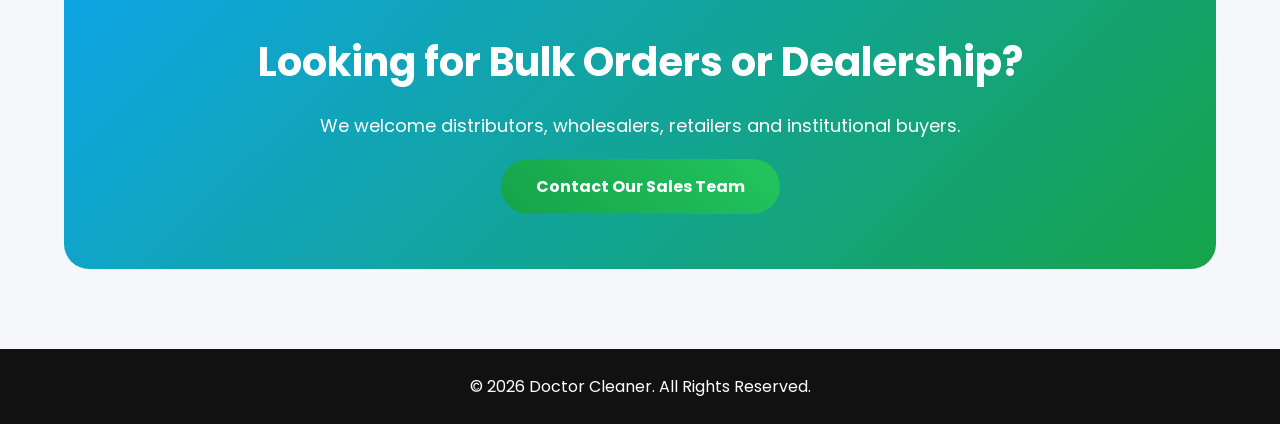
<file: productsdetails-handwash.html>
<!DOCTYPE html>
<html lang="en">

<head>

    <meta charset="UTF-8">

    <meta name="viewport"
        content="width=device-width, initial-scale=1.0">

    <title>Doctor Cleaner</title>

    <!-- CSS -->

    <link rel="stylesheet" href="css/style.css">

    <link rel="stylesheet" href="css/responsive.css">

    <!-- Google Font -->

    <link rel="preconnect" href="https://fonts.googleapis.com">

    <link rel="preconnect"
        href="https://fonts.gstatic.com"
        crossorigin>

    <link
        href="https://fonts.googleapis.com/css2?family=Poppins:wght@300;400;500;600;700&display=swap"
        rel="stylesheet">

    <!-- Font Awesome -->

    <link rel="stylesheet"
        href="https://cdnjs.cloudflare.com/ajax/libs/font-awesome/6.6.0/css/all.min.css">

</head>

<body>

    <!-- ================= NAVBAR ================= -->

    <header>

        <div class="container nav">

            <div class="logo">

                <img src="images/logo.jpeg">

            </div>

            <nav>

<ul>

<li>
<a href="index.html">

<i class="fa-solid fa-house"></i>

Home

</a>
</li>

<li>
<a href="about.html">

<i class="fa-solid fa-user"></i>

About

</a>
</li>

<li>
<a href="products.html">

<i class="fa-solid fa-box-open"></i>

Products

</a>
</li>

<li>
<a href="contact.html">

<i class="fa-solid fa-phone"></i>

Contact

</a>
</li>

</ul>

</nav>

        </div>

    </header>

<!-- ========================= -->
<!-- PRODUCT DETAILS PAGE -->
<!-- ========================= -->

<section class="product-details-section">

    <div class="container">

        <!-- Breadcrumb -->

        <div class="breadcrumb">

            <a href="index.html">Home</a>

            <span>></span>

            <a href="products.html">Products</a>

            <span>></span>

            <span id="breadcrumbProduct">

                Doctor Hand Wash 

            </span>

        </div>



        <!-- Product Hero -->

        <div class="product-wrapper">



            <!-- LEFT SIDE -->

            <div class="product-image-section">

                <div class="product-badge">

                    Best Seller

                </div>



                <img

                    id="productImage"

                    src="images/products/handwash.jpeg"

                    alt="Doctor Cleaner"

                >

            </div>



            <!-- RIGHT SIDE -->

            <div class="product-info-section">

                <h1 id="productTitle">

                    Doctor Hand Wash 

                </h1>



                <div class="product-rating">

                    ⭐⭐⭐⭐⭐

                    <span>(4.8/5 Customer Rating)</span>

                </div>



                <p id="productDescription">

                   Doctor Cleaner Hand Wash protects against germs while keeping hands soft with refreshing fragrance.

                </p>



                <!-- Highlights -->

                <div class="highlight-box">

                    <h3>

                        Product Highlights

                    </h3>



                    <ul id="productHighlights">

                        <li>✔ Gentle on skin</li>

                        <li>✔ Rich foam</li>

                        <li>✔ Moisturizing formula</li>

                        <li>✔ Pleasant fragrance</li>

                    </ul>

                </div>



                <!-- Sizes -->

                <div class="sizes-box">

                    <h3>

                        Available Sizes

                    </h3>



                    <div class="sizes">

                        <span>500 ml</span>

                        <span>1 Litre</span>

                        <span>5 Litre</span>

                    </div>

                </div>



                <!-- Buttons -->

                <div class="product-buttons">

                    <a href="contact.html"

                       class="primary-btn">

                        Request Quote

                    </a>



                    <a href="products.html"

                       class="secondary-btn">

                        Back to Products

                    </a>

                </div>

            </div>

        </div>

    </div>

</section>

<!-- ========================================= -->
<!-- PRODUCT INFORMATION -->
<!-- ========================================= -->

<section class="product-information">

    <div class="container">

        <!-- Specifications -->

        <div class="info-card">

            <h2>Technical Specifications</h2>

            <table class="spec-table">

                <tr>
                    <th>Brand</th>
                    <td id="specBrand">Doctor Cleaner</td>
                </tr>

                <tr>
                    <th>Category</th>
                    <td id="specCategory">Handwash</td>
                </tr>

                <tr>
                    <th>Available Sizes</th>
                    <td id="specSizes">500 ml, 1 L, 5 L</td>
                </tr>

                <tr>
                    <th>Fragrance</th>
                    <td id="specFragrance">Fresh</td>
                </tr>

                <tr>
                    <th>Shelf Life</th>
                    <td id="specShelf">24 Months</td>
                </tr>

                <tr>
                    <th>Packaging</th>
                    <td id="specPackaging">HDPE Bottle</td>
                </tr>

            </table>

        </div>



        <!-- Applications -->

        <div class="info-card">

            <h2>Recommended Applications</h2>

            <ul id="applicationsList">
      
                <li>Houses</li>

                <li>Hotels</li>

                <li>Restaurants</li>

                <li>Schools & Colleges</li>

                <li>Commercial Buildings</li>

            </ul>

        </div>


        <!-- Why Choose -->

        <div class="info-card why-card">

            <h2>Why Choose Doctor Cleaner?</h2>

            <div class="why-grid">

                <div class="why-item">

                    🦠

                    <h3>99.9% Germ Protection</h3>

                    <p>Scientifically formulated for effective hygiene.</p>

                </div>

                <div class="why-item">

                    🌿

                    <h3>Refreshing Fragrance</h3>

                    <p>Leaves your surroundings smelling clean and fresh.</p>

                </div>

                <div class="why-item">

                    🏠

                    <h3>Multi-Purpose Use</h3>

                    <p>Suitable for homes, offices, schools and industries.</p>

                </div>

                <div class="why-item">

                    ⭐

                    <h3>Trusted Quality</h3>

                    <p>Manufactured with strict quality control standards.</p>

                </div>

            </div>

        </div>

    </div>

</section>

<!-- ========================================= -->
<!-- PACKAGING & DELIVERY -->
<!-- ========================================= -->

<section class="packaging-section">

    <div class="container">

        <div class="section-title">

            <h2>Packaging & Delivery</h2>

            <p>

                Every product is securely packed to maintain quality during storage and transportation.

            </p>

        </div>

        <div class="package-grid">

            <div class="package-card">

                <div class="package-icon">📦</div>

                <h3>Leak-Proof Packaging</h3>

                <p>
                    High-quality HDPE/PET bottles with tamper-proof sealing.
                </p>

            </div>

            <div class="package-card">

                <div class="package-icon">🚚</div>

                <h3>Fast Dispatch</h3>

                <p>
                    Orders are processed quickly for timely delivery across India.
                </p>

            </div>

            <div class="package-card">

                <div class="package-icon">🏭</div>

                <h3>Bulk Supply</h3>

                <p>
                    Available for distributors, wholesalers and institutional buyers.
                </p>

            </div>

        </div>

    </div>

</section>



<!-- ========================================= -->
<!-- WHY OUR PRODUCTS -->
<!-- ========================================= -->

<section class="manufacturing-section">

    <div class="container">

        <div class="section-title">

            <h2>Why Doctor Cleaner?</h2>

        </div>

        <div class="manufacturing-grid">

            <div class="manufacturing-card">

                <h3>✔ Premium Ingredients</h3>

                <p>

                    High-performance cleaning agents for superior results.

                </p>

            </div>

            <div class="manufacturing-card">

                <h3>✔ Quality Tested</h3>

                <p>

                    Every batch undergoes strict quality inspection.

                </p>

            </div>

            <div class="manufacturing-card">

                <h3>✔ Long Lasting Fragrance</h3>

                <p>

                    Leaves surfaces fresh after every use.

                </p>

            </div>

            <div class="manufacturing-card">

                <h3>✔ Trusted Performance</h3>

                <p>

                    Suitable for homes, hotels, hospitals and industries.

                </p>

            </div>

        </div>

    </div>

</section>



<!-- ========================================= -->
<!-- CUSTOMER TESTIMONIALS -->
<!-- ========================================= -->

<section class="testimonial-section">

    <div class="container">

        <div class="section-title">

            <h2>Customer Reviews</h2>

        </div>

        <div class="testimonial-grid">

            <div class="testimonial-card">

                ⭐⭐⭐⭐⭐

                <p>

                    Excellent cleaning performance and pleasant fragrance.

                </p>

                <h4>Residential Customer</h4>

            </div>

            <div class="testimonial-card">

                ⭐⭐⭐⭐⭐

                <p>

                    We use Doctor Cleaner products throughout our hotel.

                </p>

                <h4>Hotel Manager</h4>

            </div>

            <div class="testimonial-card">

                ⭐⭐⭐⭐⭐

                <p>

                    Affordable pricing with consistent quality.

                </p>

                <h4>Distributor</h4>

            </div>

        </div>

    </div>

</section>



<!-- ========================================= -->
<!-- RELATED PRODUCTS -->
<!-- ========================================= -->

<section class="related-products">

    <div class="container">

        <div class="section-title">

            <h2>Explore More Products</h2>

        </div>

        <div class="related-grid">

            <a href="productsdetails.html?id=floor" class="related-card">

                <img src="images/products/floorcleaner.jpeg" alt="Floor Cleaner">

                <h3>Floor Cleaner</h3>

            </a>

            <a href="productsdetails.html?id=glass" class="related-card">

                <img src="images/products/glasscleaner.jpeg" alt="Glass Cleaner">

                <h3>Glass Cleaner</h3>

            </a>

            <a href="productsdetails.html?id=handwash" class="related-card">

                <img src="images/products/handwash.jpeg" alt="Hand Wash">

                <h3>Hand Wash</h3>

            </a>

        </div>

    </div>

</section>



<!-- ========================================= -->
<!-- BULK ORDER CTA -->
<!-- ========================================= -->

<section class="bulk-order-section">

    <div class="container">

        <div class="bulk-box">

            <h2>

                Looking for Bulk Orders or Dealership?

            </h2>

            <p>

                We welcome distributors, wholesalers, retailers and institutional buyers.

            </p>

            <a href="contact.html" class="primary-btn">

                Contact Our Sales Team

            </a>

        </div>

    </div>

</section>

 <!-- ================= FOOTER ================= -->

    <footer>

        <div class="container">

            <p>

                © 2026 Doctor Cleaner.
                All Rights Reserved.

            </p>

        </div>

    </footer>

<script src="js/script.js"></script>

</body>

</html>
</file>
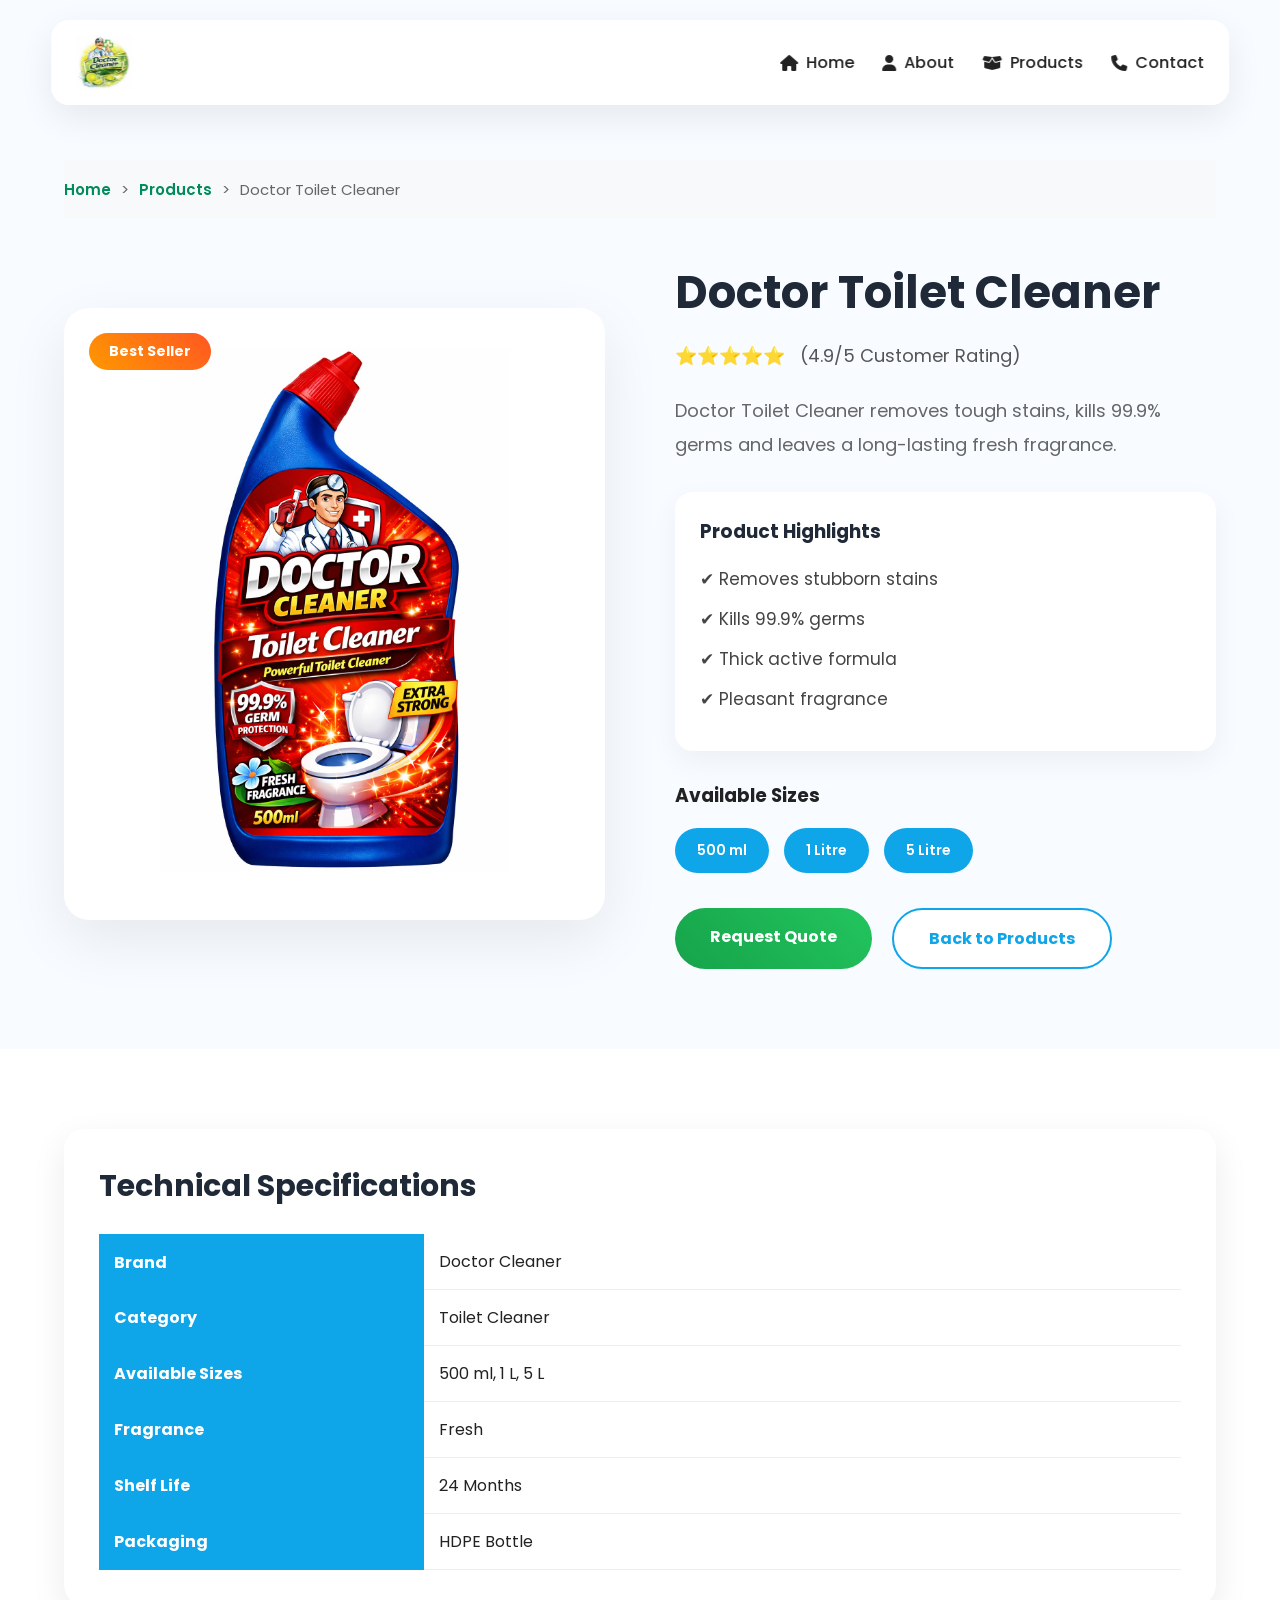
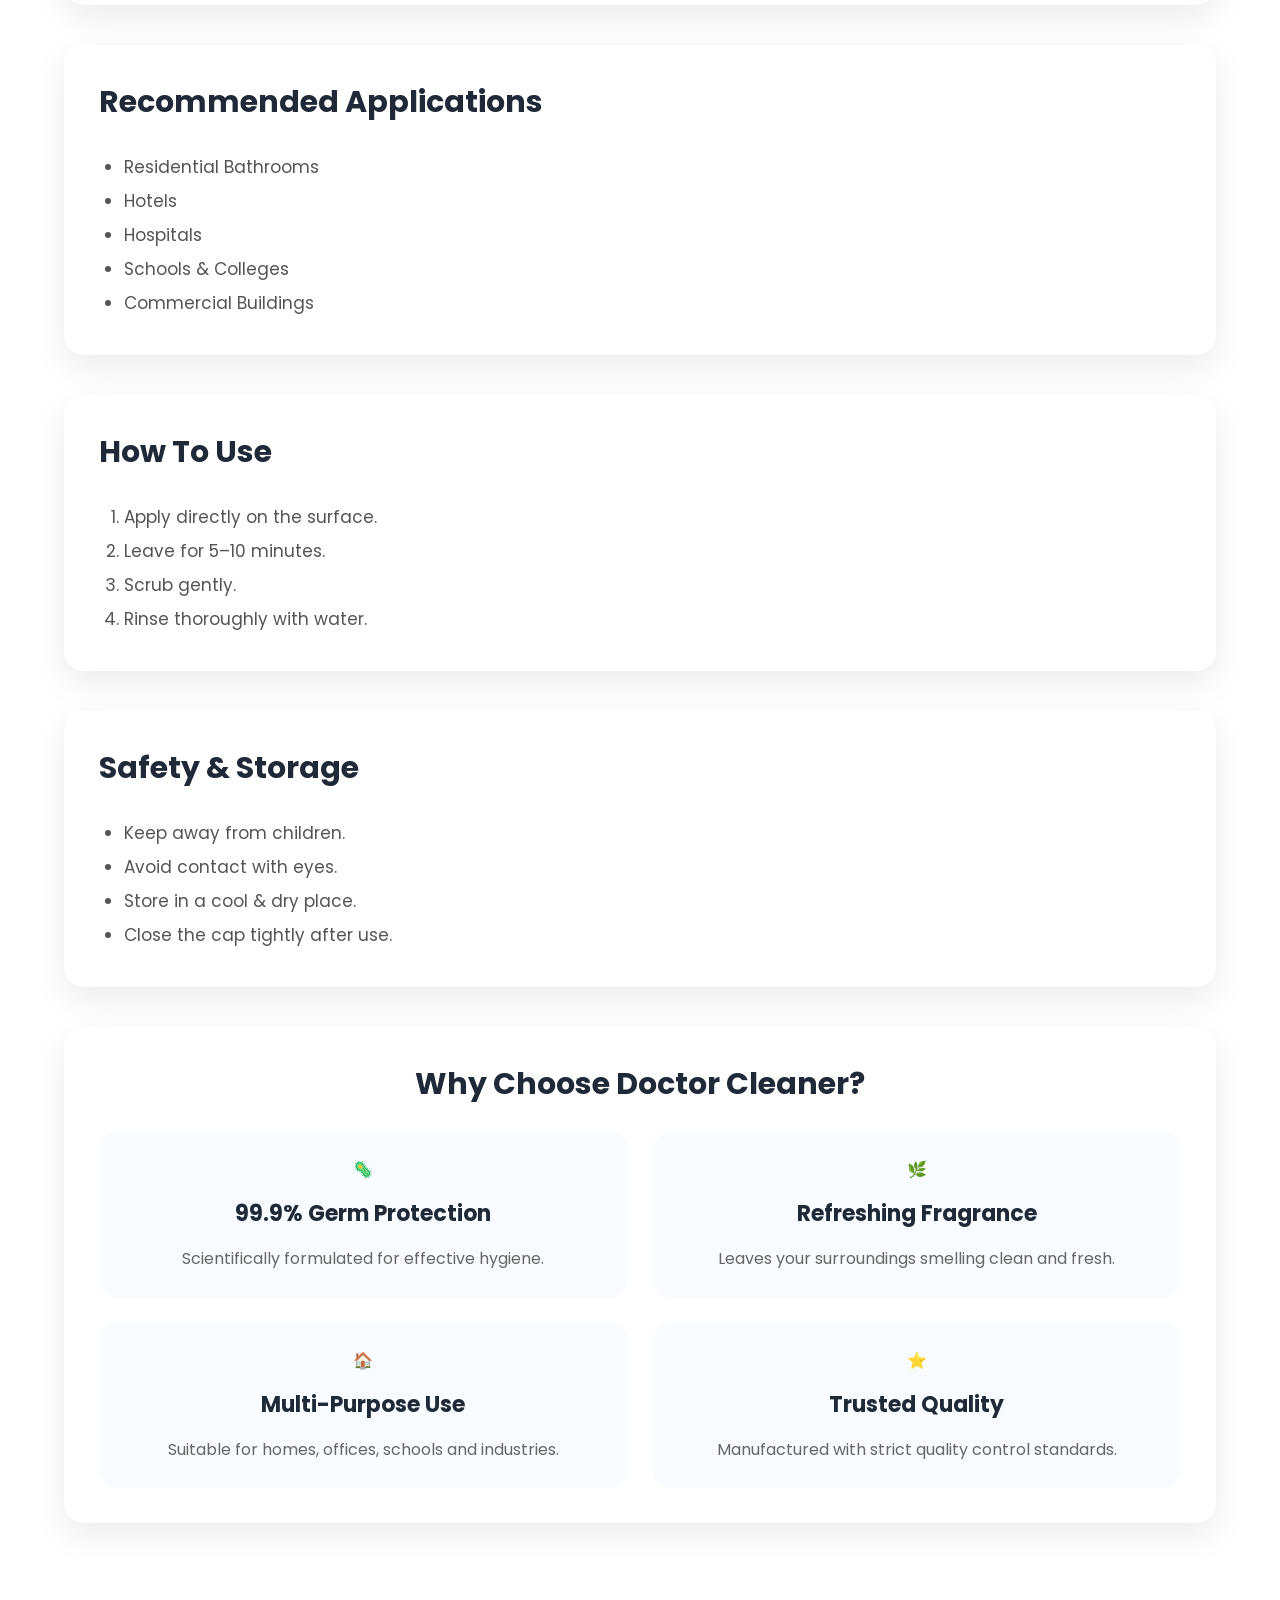
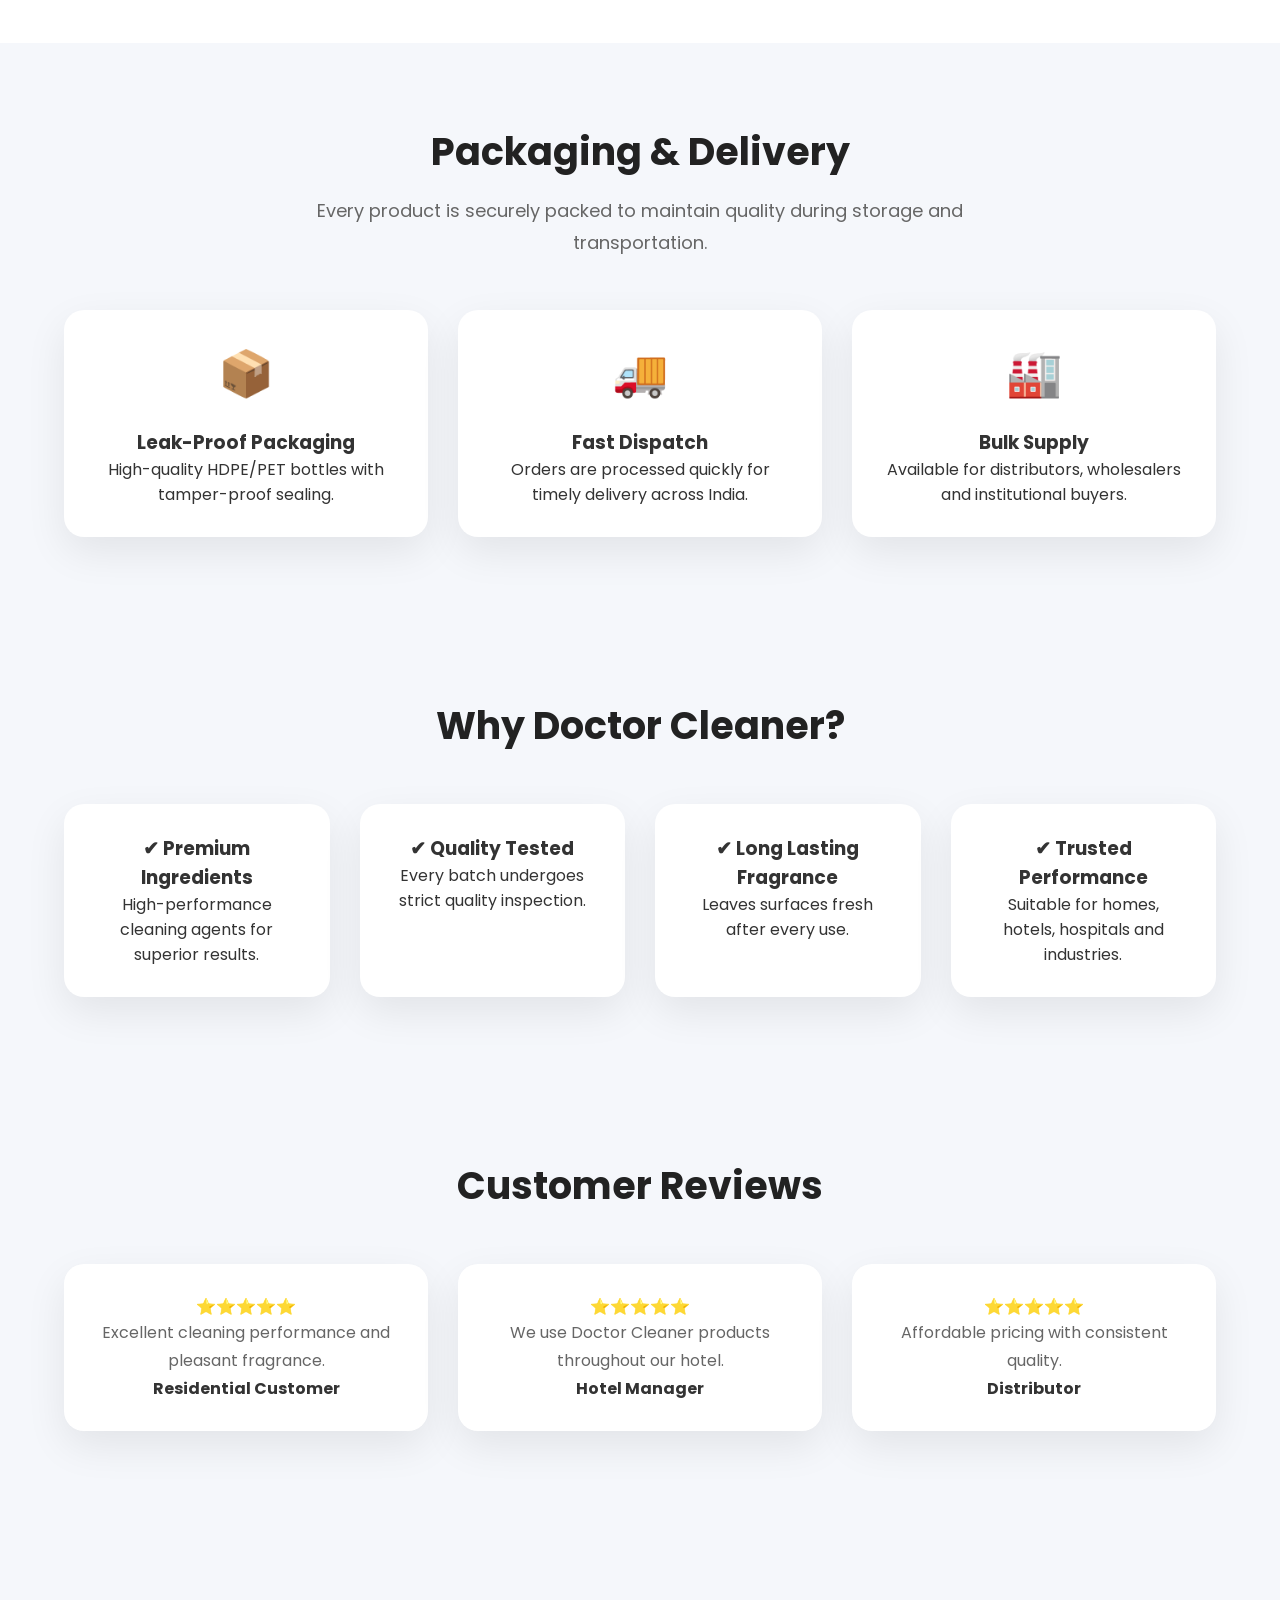
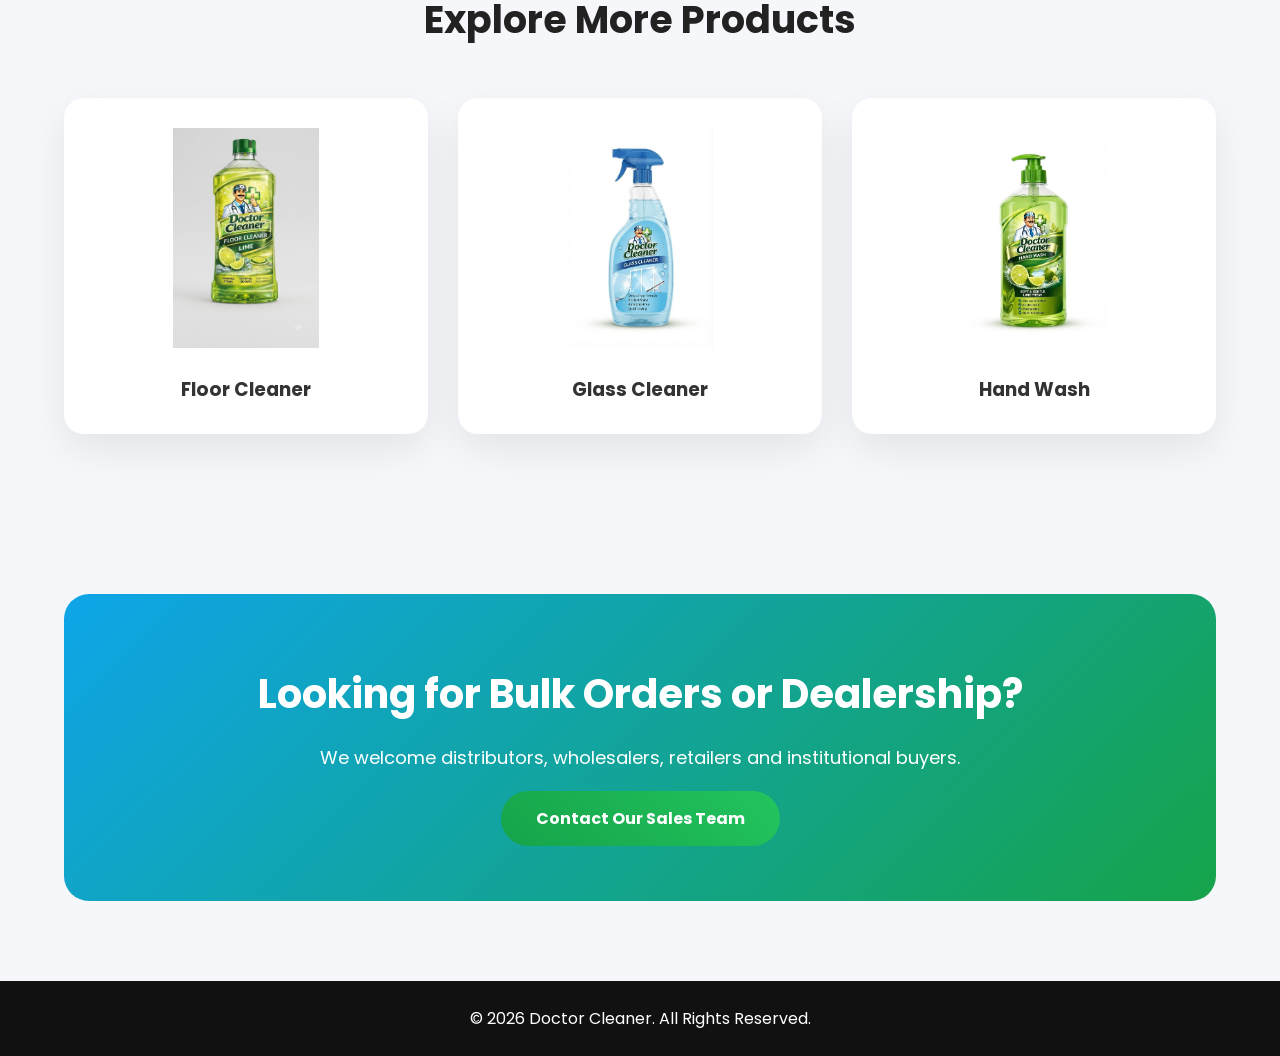
<file: productsdetails-toilet.html>
<!DOCTYPE html>
<html lang="en">

<head>

    <meta charset="UTF-8">

    <meta name="viewport"
        content="width=device-width, initial-scale=1.0">

    <title>Doctor Cleaner</title>

    <!-- CSS -->

    <link rel="stylesheet" href="css/style.css">

    <link rel="stylesheet" href="css/responsive.css">

    <!-- Google Font -->

    <link rel="preconnect" href="https://fonts.googleapis.com">

    <link rel="preconnect"
        href="https://fonts.gstatic.com"
        crossorigin>

    <link
        href="https://fonts.googleapis.com/css2?family=Poppins:wght@300;400;500;600;700&display=swap"
        rel="stylesheet">

    <!-- Font Awesome -->

    <link rel="stylesheet"
        href="https://cdnjs.cloudflare.com/ajax/libs/font-awesome/6.6.0/css/all.min.css">

</head>

<body>

    <!-- ================= NAVBAR ================= -->

    <header>

        <div class="container nav">

            <div class="logo">

                <img src="images/logo.jpeg">

            </div>

            <nav>

<ul>

<li>
<a href="index.html">

<i class="fa-solid fa-house"></i>

Home

</a>
</li>

<li>
<a href="about.html">

<i class="fa-solid fa-user"></i>

About

</a>
</li>

<li>
<a href="products.html">

<i class="fa-solid fa-box-open"></i>

Products

</a>
</li>

<li>
<a href="contact.html">

<i class="fa-solid fa-phone"></i>

Contact

</a>
</li>

</ul>

</nav>

        </div>

    </header>

<!-- ========================= -->
<!-- PRODUCT DETAILS PAGE -->
<!-- ========================= -->

<section class="product-details-section">

    <div class="container">

        <!-- Breadcrumb -->

        <div class="breadcrumb">

            <a href="index.html">Home</a>

            <span>></span>

            <a href="products.html">Products</a>

            <span>></span>

            <span id="breadcrumbProduct">

                Doctor Toilet Cleaner

            </span>

        </div>



        <!-- Product Hero -->

        <div class="product-wrapper">



            <!-- LEFT SIDE -->

            <div class="product-image-section">

                <div class="product-badge">

                    Best Seller

                </div>



                <img

                    id="productImage"

                    src="images/products/toiletcleaner.jpeg"

                    alt="Doctor Cleaner"

                >

            </div>



            <!-- RIGHT SIDE -->

            <div class="product-info-section">

                <h1 id="productTitle">

                    Doctor Toilet Cleaner

                </h1>



                <div class="product-rating">

                    ⭐⭐⭐⭐⭐

                    <span>(4.9/5 Customer Rating)</span>

                </div>



                <p id="productDescription">

                    Doctor Toilet Cleaner removes tough stains,

                    kills 99.9% germs and leaves

                    a long-lasting fresh fragrance.

                </p>



                <!-- Highlights -->

                <div class="highlight-box">

                    <h3>

                        Product Highlights

                    </h3>



                    <ul id="productHighlights">

                        <li>✔ Removes stubborn stains</li>

                        <li>✔ Kills 99.9% germs</li>

                        <li>✔ Thick active formula</li>

                        <li>✔ Pleasant fragrance</li>

                    </ul>

                </div>



                <!-- Sizes -->

                <div class="sizes-box">

                    <h3>

                        Available Sizes

                    </h3>



                    <div class="sizes">

                        <span>500 ml</span>

                        <span>1 Litre</span>

                        <span>5 Litre</span>

                    </div>

                </div>



                <!-- Buttons -->

                <div class="product-buttons">

                    <a href="contact.html"

                       class="primary-btn">

                        Request Quote

                    </a>



                    <a href="products.html"

                       class="secondary-btn">

                        Back to Products

                    </a>

                </div>

            </div>

        </div>

    </div>

</section>

<!-- ========================================= -->
<!-- PRODUCT INFORMATION -->
<!-- ========================================= -->

<section class="product-information">

    <div class="container">

        <!-- Specifications -->

        <div class="info-card">

            <h2>Technical Specifications</h2>

            <table class="spec-table">

                <tr>
                    <th>Brand</th>
                    <td id="specBrand">Doctor Cleaner</td>
                </tr>

                <tr>
                    <th>Category</th>
                    <td id="specCategory">Toilet Cleaner</td>
                </tr>

                <tr>
                    <th>Available Sizes</th>
                    <td id="specSizes">500 ml, 1 L, 5 L</td>
                </tr>

                <tr>
                    <th>Fragrance</th>
                    <td id="specFragrance">Fresh</td>
                </tr>

                <tr>
                    <th>Shelf Life</th>
                    <td id="specShelf">24 Months</td>
                </tr>

                <tr>
                    <th>Packaging</th>
                    <td id="specPackaging">HDPE Bottle</td>
                </tr>

            </table>

        </div>



        <!-- Applications -->

        <div class="info-card">

            <h2>Recommended Applications</h2>

            <ul id="applicationsList">

                <li>Residential Bathrooms</li>

                <li>Hotels</li>

                <li>Hospitals</li>

                <li>Schools & Colleges</li>

                <li>Commercial Buildings</li>

            </ul>

        </div>



        <!-- Usage -->

        <div class="info-card">

            <h2>How To Use</h2>

            <ol id="usageSteps">

                <li>Apply directly on the surface.</li>

                <li>Leave for 5–10 minutes.</li>

                <li>Scrub gently.</li>

                <li>Rinse thoroughly with water.</li>

            </ol>

        </div>



        <!-- Safety -->

        <div class="info-card">

            <h2>Safety & Storage</h2>

            <ul id="safetyList">

                <li>Keep away from children.</li>

                <li>Avoid contact with eyes.</li>

                <li>Store in a cool & dry place.</li>

                <li>Close the cap tightly after use.</li>

            </ul>

        </div>



        <!-- Why Choose -->

        <div class="info-card why-card">

            <h2>Why Choose Doctor Cleaner?</h2>

            <div class="why-grid">

                <div class="why-item">

                    🦠

                    <h3>99.9% Germ Protection</h3>

                    <p>Scientifically formulated for effective hygiene.</p>

                </div>

                <div class="why-item">

                    🌿

                    <h3>Refreshing Fragrance</h3>

                    <p>Leaves your surroundings smelling clean and fresh.</p>

                </div>

                <div class="why-item">

                    🏠

                    <h3>Multi-Purpose Use</h3>

                    <p>Suitable for homes, offices, schools and industries.</p>

                </div>

                <div class="why-item">

                    ⭐

                    <h3>Trusted Quality</h3>

                    <p>Manufactured with strict quality control standards.</p>

                </div>

            </div>

        </div>

    </div>

</section>

<!-- ========================================= -->
<!-- PACKAGING & DELIVERY -->
<!-- ========================================= -->

<section class="packaging-section">

    <div class="container">

        <div class="section-title">

            <h2>Packaging & Delivery</h2>

            <p>

                Every product is securely packed to maintain quality during storage and transportation.

            </p>

        </div>

        <div class="package-grid">

            <div class="package-card">

                <div class="package-icon">📦</div>

                <h3>Leak-Proof Packaging</h3>

                <p>
                    High-quality HDPE/PET bottles with tamper-proof sealing.
                </p>

            </div>

            <div class="package-card">

                <div class="package-icon">🚚</div>

                <h3>Fast Dispatch</h3>

                <p>
                    Orders are processed quickly for timely delivery across India.
                </p>

            </div>

            <div class="package-card">

                <div class="package-icon">🏭</div>

                <h3>Bulk Supply</h3>

                <p>
                    Available for distributors, wholesalers and institutional buyers.
                </p>

            </div>

        </div>

    </div>

</section>



<!-- ========================================= -->
<!-- WHY OUR PRODUCTS -->
<!-- ========================================= -->

<section class="manufacturing-section">

    <div class="container">

        <div class="section-title">

            <h2>Why Doctor Cleaner?</h2>

        </div>

        <div class="manufacturing-grid">

            <div class="manufacturing-card">

                <h3>✔ Premium Ingredients</h3>

                <p>

                    High-performance cleaning agents for superior results.

                </p>

            </div>

            <div class="manufacturing-card">

                <h3>✔ Quality Tested</h3>

                <p>

                    Every batch undergoes strict quality inspection.

                </p>

            </div>

            <div class="manufacturing-card">

                <h3>✔ Long Lasting Fragrance</h3>

                <p>

                    Leaves surfaces fresh after every use.

                </p>

            </div>

            <div class="manufacturing-card">

                <h3>✔ Trusted Performance</h3>

                <p>

                    Suitable for homes, hotels, hospitals and industries.

                </p>

            </div>

        </div>

    </div>

</section>



<!-- ========================================= -->
<!-- CUSTOMER TESTIMONIALS -->
<!-- ========================================= -->

<section class="testimonial-section">

    <div class="container">

        <div class="section-title">

            <h2>Customer Reviews</h2>

        </div>

        <div class="testimonial-grid">

            <div class="testimonial-card">

                ⭐⭐⭐⭐⭐

                <p>

                    Excellent cleaning performance and pleasant fragrance.

                </p>

                <h4>Residential Customer</h4>

            </div>

            <div class="testimonial-card">

                ⭐⭐⭐⭐⭐

                <p>

                    We use Doctor Cleaner products throughout our hotel.

                </p>

                <h4>Hotel Manager</h4>

            </div>

            <div class="testimonial-card">

                ⭐⭐⭐⭐⭐

                <p>

                    Affordable pricing with consistent quality.

                </p>

                <h4>Distributor</h4>

            </div>

        </div>

    </div>

</section>



<!-- ========================================= -->
<!-- RELATED PRODUCTS -->
<!-- ========================================= -->

<section class="related-products">

    <div class="container">

        <div class="section-title">

            <h2>Explore More Products</h2>

        </div>

        <div class="related-grid">

            <a href="productsdetails.html?id=floor" class="related-card">

                <img src="images/products/floorcleaner.jpeg" alt="Floor Cleaner">

                <h3>Floor Cleaner</h3>

            </a>

            <a href="productsdetails.html?id=glass" class="related-card">

                <img src="images/products/glasscleaner.jpeg" alt="Glass Cleaner">

                <h3>Glass Cleaner</h3>

            </a>

            <a href="productsdetails.html?id=handwash" class="related-card">

                <img src="images/products/handwash.jpeg" alt="Hand Wash">

                <h3>Hand Wash</h3>

            </a>

        </div>

    </div>

</section>



<!-- ========================================= -->
<!-- BULK ORDER CTA -->
<!-- ========================================= -->

<section class="bulk-order-section">

    <div class="container">

        <div class="bulk-box">

            <h2>

                Looking for Bulk Orders or Dealership?

            </h2>

            <p>

                We welcome distributors, wholesalers, retailers and institutional buyers.

            </p>

            <a href="contact.html" class="primary-btn">

                Contact Our Sales Team

            </a>

        </div>

    </div>

</section>

 <!-- ================= FOOTER ================= -->

    <footer>

        <div class="container">

            <p>

                © 2026 Doctor Cleaner.
                All Rights Reserved.

            </p>

        </div>

    </footer>

<script src="js/script.js"></script>

</body>

</html>
</file>
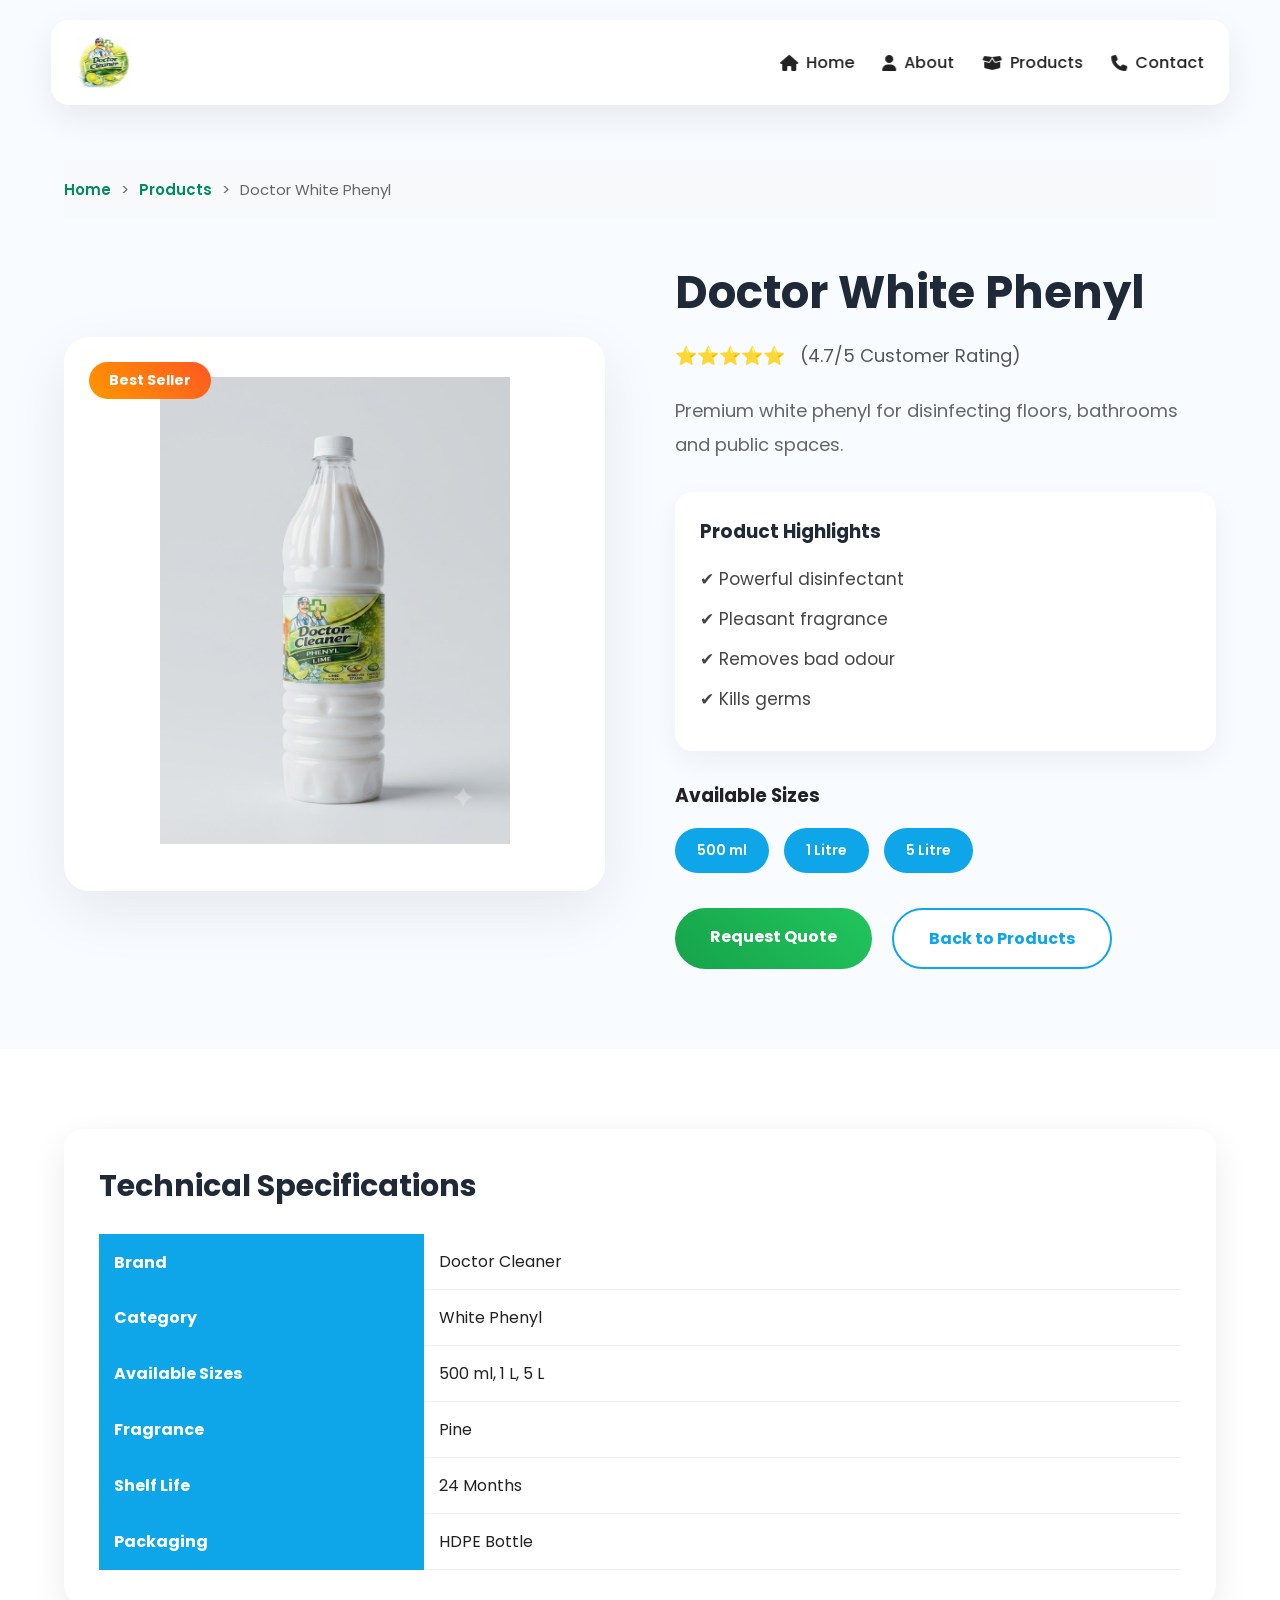
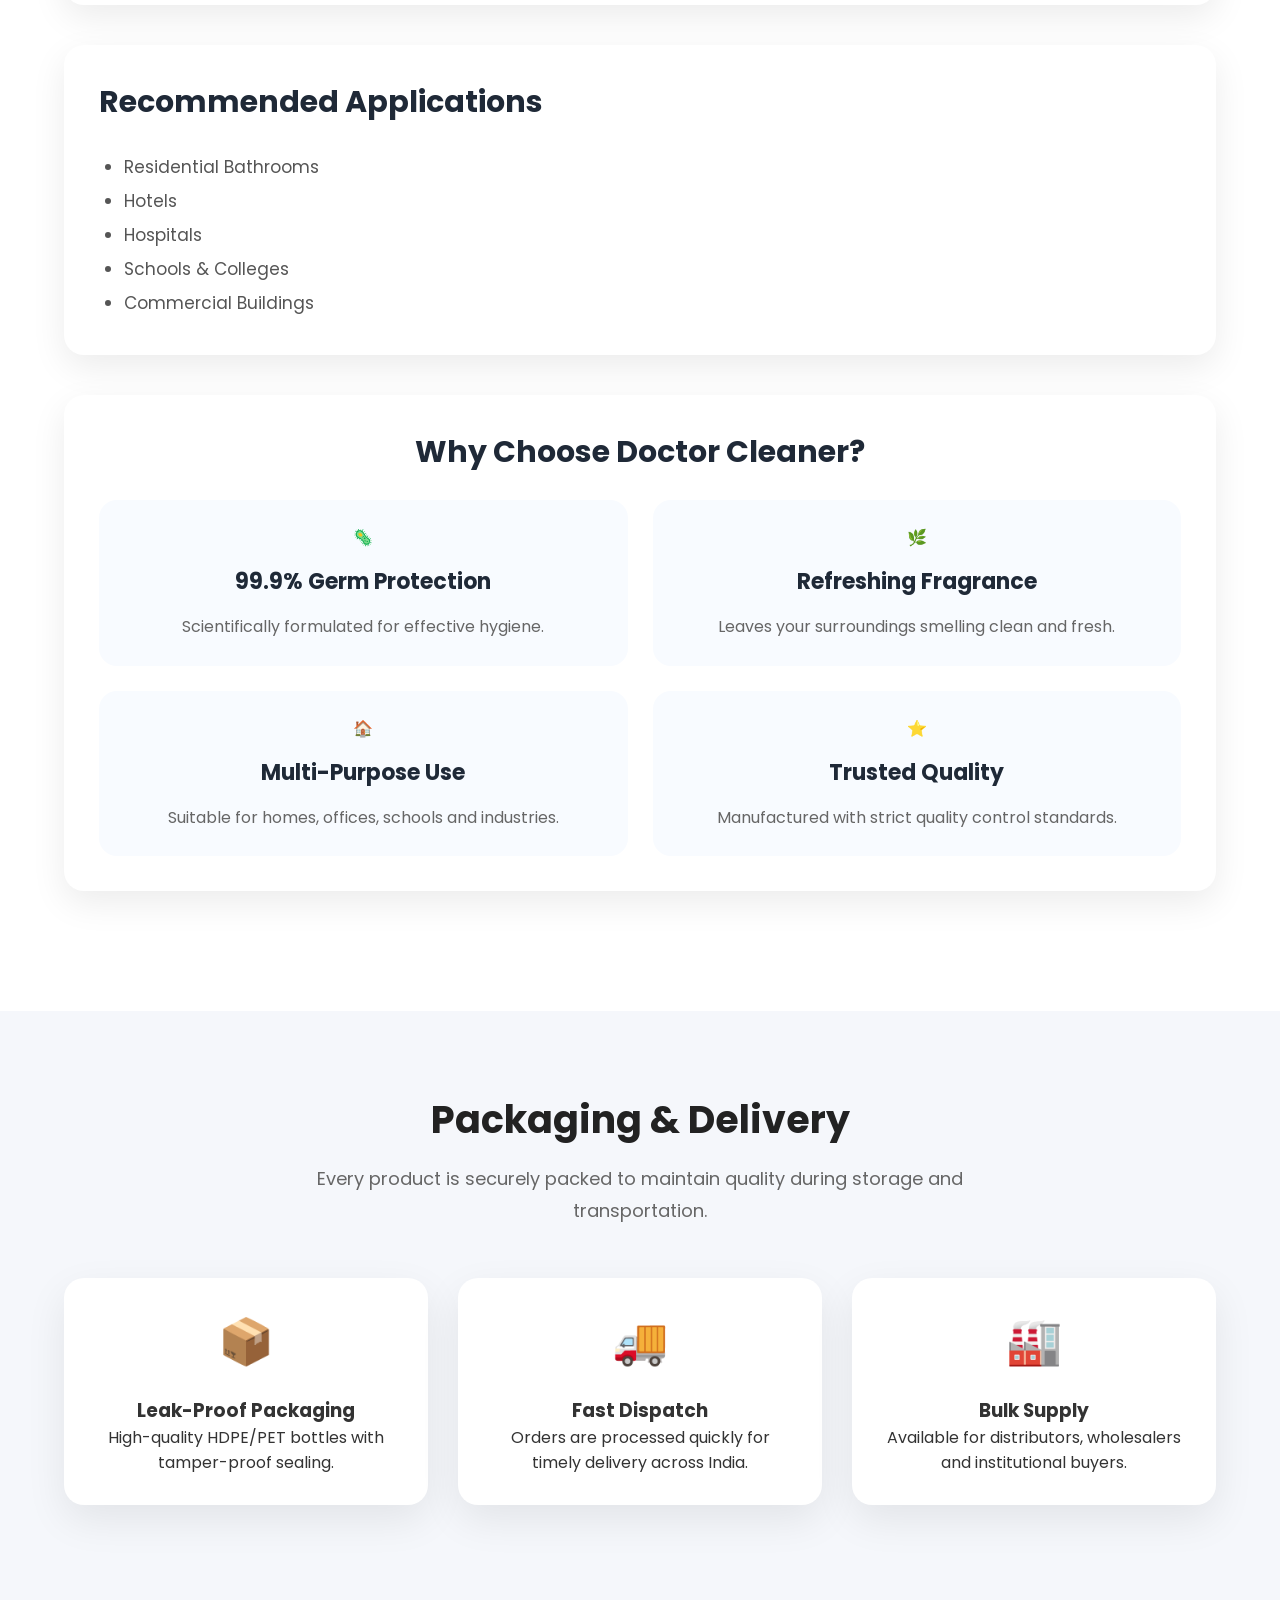
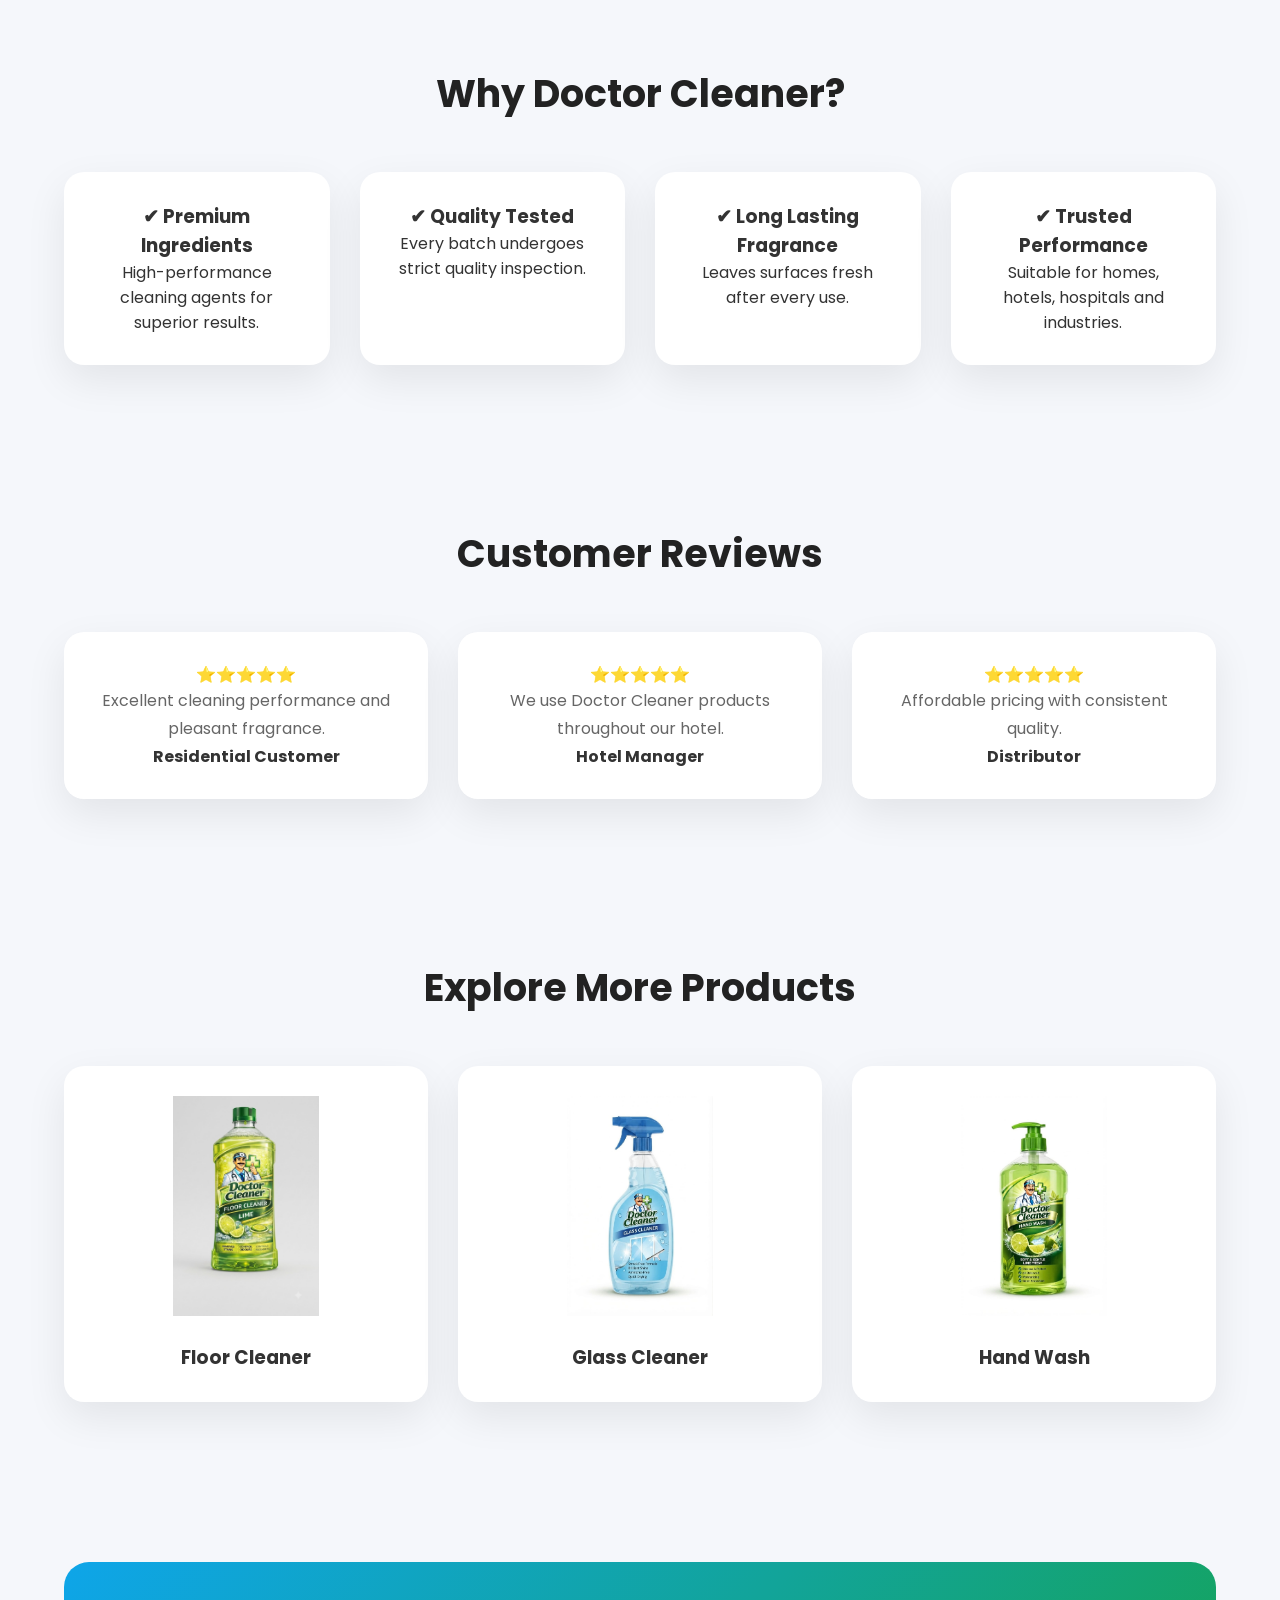
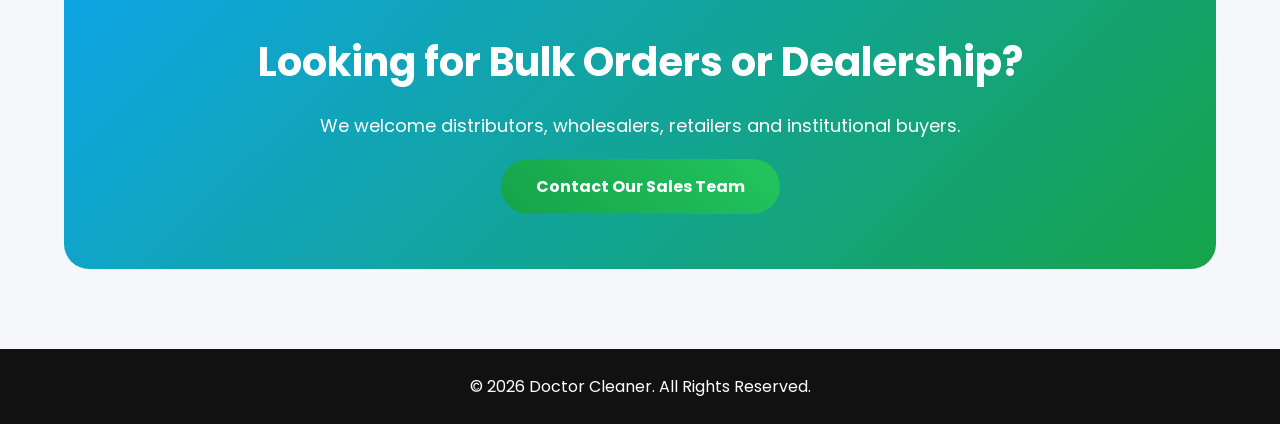
<file: productsdetails-whitephenyl.html>
<!DOCTYPE html>
<html lang="en">

<head>
    
    <meta charset="UTF-8">

    <meta name="viewport"
        content="width=device-width, initial-scale=1.0">

    <title>Doctor Cleaner</title>

    <!-- CSS -->

    <link rel="stylesheet" href="css/style.css">

    <link rel="stylesheet" href="css/responsive.css">

    <!-- Google Font -->

    <link rel="preconnect" href="https://fonts.googleapis.com">

    <link rel="preconnect"
        href="https://fonts.gstatic.com"
        crossorigin>

    <link
        href="https://fonts.googleapis.com/css2?family=Poppins:wght@300;400;500;600;700&display=swap"
        rel="stylesheet">

    <!-- Font Awesome -->

    <link rel="stylesheet"
        href="https://cdnjs.cloudflare.com/ajax/libs/font-awesome/6.6.0/css/all.min.css">

</head>

<body>

    <!-- ================= NAVBAR ================= -->

    <header>

        <div class="container nav">

            <div class="logo">

                <img src="images/logo.jpeg">

            </div>

            <nav>

<ul>

<li>
<a href="index.html">

<i class="fa-solid fa-house"></i>

Home

</a>
</li>

<li>
<a href="about.html">

<i class="fa-solid fa-user"></i>

About

</a>
</li>

<li>
<a href="products.html">

<i class="fa-solid fa-box-open"></i>

Products

</a>
</li>

<li>
<a href="contact.html">

<i class="fa-solid fa-phone"></i>

Contact

</a>
</li>

</ul>

</nav>

        </div>

    </header>

<!-- ========================= -->
<!-- PRODUCT DETAILS PAGE -->
<!-- ========================= -->

<section class="product-details-section">

    <div class="container">

        <!-- Breadcrumb -->

        <div class="breadcrumb">

            <a href="index.html">Home</a>

            <span>></span>

            <a href="products.html">Products</a>

            <span>></span>

            <span id="breadcrumbProduct">

                Doctor White Phenyl

            </span>

        </div>



        <!-- Product Hero -->

        <div class="product-wrapper">



            <!-- LEFT SIDE -->

            <div class="product-image-section">

                <div class="product-badge">

                    Best Seller

                </div>



                <img

                    id="productImage"

                    src="images/products/phenyl.jpeg"

                    alt="Doctor Cleaner"

                >

            </div>



            <!-- RIGHT SIDE -->

            <div class="product-info-section">

                <h1 id="productTitle">

                    Doctor White Phenyl

                </h1>



                <div class="product-rating">

                    ⭐⭐⭐⭐⭐

                    <span>(4.7/5 Customer Rating)</span>

                </div>



                <p id="productDescription">

                    Premium white phenyl for disinfecting floors, bathrooms and public spaces.

                </p>



                <!-- Highlights -->

                <div class="highlight-box">

                    <h3>

                        Product Highlights

                    </h3>



                    <ul id="productHighlights">

                        <li>✔ Powerful disinfectant</li>

                        <li>✔ Pleasant fragrance</li>

                        <li>✔ Removes bad odour</li>

                        <li>✔ Kills germs</li>

                    </ul>

                </div>



                <!-- Sizes -->

                <div class="sizes-box">

                    <h3>

                        Available Sizes

                    </h3>



                    <div class="sizes">

                        <span>500 ml</span>

                        <span>1 Litre</span>

                        <span>5 Litre</span>

                    </div>

                </div>



                <!-- Buttons -->

                <div class="product-buttons">

                    <a href="contact.html"

                       class="primary-btn">

                        Request Quote

                    </a>



                    <a href="products.html"

                       class="secondary-btn">

                        Back to Products

                    </a>

                </div>

            </div>

        </div>

    </div>

</section>

<!-- ========================================= -->
<!-- PRODUCT INFORMATION -->
<!-- ========================================= -->

<section class="product-information">

    <div class="container">

        <!-- Specifications -->

        <div class="info-card">

            <h2>Technical Specifications</h2>

            <table class="spec-table">

                <tr>
                    <th>Brand</th>
                    <td id="specBrand">Doctor Cleaner</td>
                </tr>

                <tr>
                    <th>Category</th>
                    <td id="specCategory">White Phenyl</td>
                </tr>

                <tr>
                    <th>Available Sizes</th>
                    <td id="specSizes">500 ml, 1 L, 5 L</td>
                </tr>

                <tr>
                    <th>Fragrance</th>
                    <td id="specFragrance">Pine</td>
                </tr>

                <tr>
                    <th>Shelf Life</th>
                    <td id="specShelf">24 Months</td>
                </tr>

                <tr>
                    <th>Packaging</th>
                    <td id="specPackaging">HDPE Bottle</td>
                </tr>

            </table>

        </div>



        <!-- Applications -->

        <div class="info-card">

            <h2>Recommended Applications</h2>

            <ul id="applicationsList">

                <li>Residential Bathrooms</li>

                <li>Hotels</li>

                <li>Hospitals</li>

                <li>Schools & Colleges</li>

                <li>Commercial Buildings</li>

            </ul>

        </div>


        <!-- Why Choose -->

        <div class="info-card why-card">

            <h2>Why Choose Doctor Cleaner?</h2>

            <div class="why-grid">

                <div class="why-item">

                    🦠

                    <h3>99.9% Germ Protection</h3>

                    <p>Scientifically formulated for effective hygiene.</p>

                </div>

                <div class="why-item">

                    🌿

                    <h3>Refreshing Fragrance</h3>

                    <p>Leaves your surroundings smelling clean and fresh.</p>

                </div>

                <div class="why-item">

                    🏠

                    <h3>Multi-Purpose Use</h3>

                    <p>Suitable for homes, offices, schools and industries.</p>

                </div>

                <div class="why-item">

                    ⭐

                    <h3>Trusted Quality</h3>

                    <p>Manufactured with strict quality control standards.</p>

                </div>

            </div>

        </div>

    </div>

</section>

<!-- ========================================= -->
<!-- PACKAGING & DELIVERY -->
<!-- ========================================= -->

<section class="packaging-section">

    <div class="container">

        <div class="section-title">

            <h2>Packaging & Delivery</h2>

            <p>

                Every product is securely packed to maintain quality during storage and transportation.

            </p>

        </div>

        <div class="package-grid">

            <div class="package-card">

                <div class="package-icon">📦</div>

                <h3>Leak-Proof Packaging</h3>

                <p>
                    High-quality HDPE/PET bottles with tamper-proof sealing.
                </p>

            </div>

            <div class="package-card">

                <div class="package-icon">🚚</div>

                <h3>Fast Dispatch</h3>

                <p>
                    Orders are processed quickly for timely delivery across India.
                </p>

            </div>

            <div class="package-card">

                <div class="package-icon">🏭</div>

                <h3>Bulk Supply</h3>

                <p>
                    Available for distributors, wholesalers and institutional buyers.
                </p>

            </div>

        </div>

    </div>

</section>



<!-- ========================================= -->
<!-- WHY OUR PRODUCTS -->
<!-- ========================================= -->

<section class="manufacturing-section">

    <div class="container">

        <div class="section-title">

            <h2>Why Doctor Cleaner?</h2>

        </div>

        <div class="manufacturing-grid">

            <div class="manufacturing-card">

                <h3>✔ Premium Ingredients</h3>

                <p>

                    High-performance cleaning agents for superior results.

                </p>

            </div>

            <div class="manufacturing-card">

                <h3>✔ Quality Tested</h3>

                <p>

                    Every batch undergoes strict quality inspection.

                </p>

            </div>

            <div class="manufacturing-card">

                <h3>✔ Long Lasting Fragrance</h3>

                <p>

                    Leaves surfaces fresh after every use.

                </p>

            </div>

            <div class="manufacturing-card">

                <h3>✔ Trusted Performance</h3>

                <p>

                    Suitable for homes, hotels, hospitals and industries.

                </p>

            </div>

        </div>

    </div>

</section>



<!-- ========================================= -->
<!-- CUSTOMER TESTIMONIALS -->
<!-- ========================================= -->

<section class="testimonial-section">

    <div class="container">

        <div class="section-title">

            <h2>Customer Reviews</h2>

        </div>

        <div class="testimonial-grid">

            <div class="testimonial-card">

                ⭐⭐⭐⭐⭐

                <p>

                    Excellent cleaning performance and pleasant fragrance.

                </p>

                <h4>Residential Customer</h4>

            </div>

            <div class="testimonial-card">

                ⭐⭐⭐⭐⭐

                <p>

                    We use Doctor Cleaner products throughout our hotel.

                </p>

                <h4>Hotel Manager</h4>

            </div>

            <div class="testimonial-card">

                ⭐⭐⭐⭐⭐

                <p>

                    Affordable pricing with consistent quality.

                </p>

                <h4>Distributor</h4>

            </div>

        </div>

    </div>

</section>



<!-- ========================================= -->
<!-- RELATED PRODUCTS -->
<!-- ========================================= -->

<section class="related-products">

    <div class="container">

        <div class="section-title">

            <h2>Explore More Products</h2>

        </div>

        <div class="related-grid">

            <a href="productsdetails.html?id=floor" class="related-card">

                <img src="images/products/floorcleaner.jpeg" alt="Floor Cleaner">

                <h3>Floor Cleaner</h3>

            </a>

            <a href="productsdetails.html?id=glass" class="related-card">

                <img src="images/products/glasscleaner.jpeg" alt="Glass Cleaner">

                <h3>Glass Cleaner</h3>

            </a>

            <a href="productsdetails.html?id=handwash" class="related-card">

                <img src="images/products/handwash.jpeg" alt="Hand Wash">

                <h3>Hand Wash</h3>

            </a>

        </div>

    </div>

</section>



<!-- ========================================= -->
<!-- BULK ORDER CTA -->
<!-- ========================================= -->

<section class="bulk-order-section">

    <div class="container">

        <div class="bulk-box">

            <h2>

                Looking for Bulk Orders or Dealership?

            </h2>

            <p>

                We welcome distributors, wholesalers, retailers and institutional buyers.

            </p>

            <a href="contact.html" class="primary-btn">

                Contact Our Sales Team

            </a>

        </div>

    </div>

</section>

 <!-- ================= FOOTER ================= -->

    <footer>

        <div class="container">

            <p>

                © 2026 Doctor Cleaner.
                All Rights Reserved.

            </p>

        </div>

    </footer>

<script src="js/script.js"></script>

</body>

</html>
</file>
<file: css/style.css>
*{

margin:0;

padding:0;

box-sizing:border-box;

font-family:'Poppins',sans-serif;

}

:root{

--primary:#0B8B45;
--secondary:#1F6FEB;
--accent:#00C853;

--white:#fff;
--black:#222;
--light:#6c757d;

--background:#F5F7FB;

--shadow:0 15px 40px rgba(0,0,0,.08);

--radius:20px;

--transition:.35s ease;

}

body{

background:var(--background);

color:var(--black);

overflow-x:hidden;

}

img{
    max-width:100%;
    height:auto;
}

.container{

width:90%;

max-width:1200px;

margin:auto;

}

/* NAVBAR */

header{
    position:fixed;
    top:20px;
    left:50%;
    transform:translateX(-50%);
    width:min(1200px,92%);
    background:rgba(255,255,255,.92);
    backdrop-filter:blur(14px);
    border-radius:18px;
    box-shadow:0 12px 35px rgba(0,0,0,.08);
    z-index:1000;
}

.nav{
    display:flex;
    align-items:center;
    justify-content:space-between;
    width:100%;
    padding:15px 25px;
}

.logo{
    display:flex;
    align-items:center;
    justify-content:flex-start;
    flex:1;
}

.menu-toggle{
    margin-left:auto;
    display:none;
    background:none;
    border:none;
    font-size:28px;
    color:#0B8B45;
    cursor:pointer;
}

.logo img{
height:55px;
display:block;
}

nav ul{
display:flex;
align-items:center;
gap:28px;
list-style:none;
margin:0;
padding:0;
}

nav ul li{
margin:0;
}

nav ul li a{

text-decoration:none;

color:#222;

font-weight:500;

transition:.3s;

}

nav ul li a:hover{

color:#0b8b45;

}

/* HERO */

.hero{

height:100vh;

background:url("../images/banner.jpeg") center center/cover no-repeat;

position:relative;

display:flex;

align-items:center;

justify-content:center;

}

.hero::before{

content:"";

position:absolute;

left:0;

top:0;

width:100%;

height:100%;

background:linear-gradient(

135deg,

rgba(8,18,32,.72),

rgba(11,139,69,.45)

);

}

.overlay{

background:rgba(0,0,0,.55);

height:100%;

display:flex;

align-items:center;

justify-content:center;

text-align:center;

}

.hero-content{

position:relative;

max-width:760px;

padding:60px;

border-radius:30px;

background:rgba(255,255,255,.08);

backdrop-filter:blur(15px);

border:1px solid rgba(255,255,255,.15);

box-shadow:0 25px 60px rgba(0,0,0,.25);

color:white;

}

.hero-content h1{

font-size:60px;

margin-bottom:20px;

}

.hero-content p{

font-size:22px;

margin-bottom:35px;

}

.btn{

display:inline-flex;

align-items:center;

justify-content:center;

padding:15px 34px;

border-radius:50px;

background:linear-gradient(135deg,#0B8B45,#00C853);

color:white;

font-weight:600;

text-decoration:none;

transition:.4s;

box-shadow:0 12px 30px rgba(11,139,69,.35);

}

.btn:hover{

transform:translateY(-6px) scale(1.05);

box-shadow:0 20px 45px rgba(0,0,0,.25);

}


.btn2{

background:#0056b3;

}

.btn2:hover{

background:#003f86;

}

/* INTRO */

.intro{

padding:80px 0;

text-align:center;

}

.intro h2{

font-size:40px;

margin-bottom:20px;

}

.intro p{

font-size:18px;

line-height:1.8;

}

/* FOOTER */

footer{

background:#111;

color:white;

text-align:center;

padding:25px;

}

/* ================= FEATURED PRODUCTS ================= */

.featured-products{

padding:90px 0;

background:#f8fafc;

}

.section-title{

text-align:center;

margin-bottom:60px;

}

.section-title h2{

font-size:42px;

margin-bottom:15px;

color:#222;

}

.section-title p{

font-size:18px;

color:#666;

max-width:700px;

margin:auto;

line-height:1.7;

}

.product-grid{

display:grid;

grid-template-columns:repeat(auto-fit,minmax(280px,1fr));

gap:35px;

}

.product-card{

background:white;

border-radius:25px;

overflow:hidden;

box-shadow:0 20px 45px rgba(0,0,0,.08);

transition:.45s;

position:relative;

}

.product-card:hover{

transform:translateY(-15px);

box-shadow:0 30px 60px rgba(0,0,0,.15);

}

.product-card img{

width:100%;

height:280px;

object-fit:cover;

transition:.5s;

}

.product-card:hover img{

transform:scale(1.08);

}

.product-card h3{

margin-top:20px;

font-size:24px;

padding:0 25px;

text-align:left;

}

.product-card p{

padding:15px 25px;

line-height:1.7;

color:#666;

text-align:left;

}

.product-btn{

display:inline-block;

padding:13px 28px;

margin-bottom:28px;

border-radius:50px;

background:linear-gradient(

135deg,

#1F6FEB,

#0B8B45

);

color:white;

font-weight:600;

text-decoration:none;

transition:.35s;

}

.product-btn:hover{

transform:translateY(-5px);

}

.badge{

position:absolute;

top:18px;

left:18px;

background:#ff5722;

color:white;

padding:8px 16px;

border-radius:30px;

font-size:13px;

font-weight:600;

z-index:5;

}

nav ul li a{

display:flex;

align-items:center;

gap:8px;

text-decoration:none;

color:#222;

font-weight:500;

transition:.3s;

}

/* ================= PREMIUM HERO ================= */

.hero{

padding:140px 0 80px;

background:linear-gradient(135deg,#eef8ff,#ffffff);

overflow:hidden;

}

.hero-container{

display:flex;

justify-content:space-between;

align-items:center;

gap:60px;

flex-wrap:wrap;

}

.hero-left{

flex:1 1 500px;

}

.hero-right{

flex:1 1 420px;

display:flex;

justify-content:center;

align-items:center;

position:relative;

min-height:420px;

}



.hero-tag{

display:inline-block;

padding:10px 18px;

background:#E9F8EF;

color:#0B8B45;

border-radius:50px;

font-weight:600;

margin-bottom:20px;

}

.hero-left h1{

font-size:clamp(2.4rem,6vw,4rem);

font-weight:700;

line-height:1.1;

margin-bottom:25px;

color:#1b1b1b;

}

.hero-left p{

font-size:20px;

line-height:1.8;

color:#666;

margin-bottom:35px;

}

.hero-buttons{

display:flex;

gap:20px;

margin-bottom:40px;

}

.hero-features{

display:flex;

gap:30px;

flex-wrap:wrap;

font-weight:600;

color:#333;

}

.hero-features i{

color:#0B8B45;

margin-right:8px;

}

@keyframes float{

0%{

transform:translateY(0);

}

50%{

transform:translateY(-15px);

}

100%{

transform:translateY(0);

}

}

/* ================= HERO PRODUCT SHOWCASE ================= */

.hero-right{

position:relative;

height:600px;

display:flex;

justify-content:center;

align-items:center;

}

/* Background Circles */

.circle{
    position:absolute;
    border-radius:50%;
    filter:blur(8px);
    opacity:0.6;
}

.one{

width:260px;

height:260px;

background:#C9F7E2;

top:40px;

left:60px;

}

.two{

width:170px;

height:170px;

background:#DDEEFF;

bottom:80px;

right:40px;

}

.three{

width:90px;

height:90px;

background:#F8E8C8;

top:180px;

right:120px;

}

/* Center Product */

.product-center{

position:absolute;

width:280px;

z-index:5;

animation:float 4s ease-in-out infinite;

}

/* Left Product */

.product-left{

position:absolute;

width:180px;

left:10px;

top:170px;

transform:rotate(-12deg);

opacity:.9;

animation:float2 5s ease-in-out infinite;

}

/* Right Product */

.product-right{

position:absolute;

width:180px;

right:10px;

top:170px;

transform:rotate(12deg);

opacity:.9;

animation:float3 5s ease-in-out infinite;

}

/* Floating Card */

.hero-card{

position:absolute;

bottom:20px;

left:50%;

transform:translateX(-50%);

display:flex;

align-items:center;

gap:15px;

background:rgba(255,255,255,.85);

backdrop-filter:blur(12px);

padding:18px 25px;

border-radius:20px;

box-shadow:0 20px 45px rgba(0,0,0,.12);

z-index:20;

}

.hero-card i{

font-size:40px;

color:#0B8B45;

}

.hero-card h3{

margin:0;

font-size:28px;

}

.hero-card p{

margin:0;

color:#666;

font-size:15px;

}

/* ================= WHY US ================= */

.why-us{

padding:100px 0;

background:#ffffff;

}

.why-grid{

display:grid;

grid-template-columns:repeat(auto-fit,minmax(260px,1fr));

gap:30px;

margin-top:50px;

}

.why-card{

background:white;

padding:40px 30px;

border-radius:20px;

box-shadow:0 15px 35px rgba(0,0,0,.08);

transition:.4s;

text-align:center;

}

.why-card:hover{

transform:translateY(-12px);

}

.why-card i{

font-size:50px;

color:#0B8B45;

margin-bottom:20px;

}

.why-card h3{

margin-bottom:15px;

font-size:24px;

}

.why-card p{

color:#666;

line-height:1.7;

}

@keyframes float2{

0%{

transform:translateY(0) rotate(-12deg);

}

50%{

transform:translateY(-18px) rotate(-12deg);

}

100%{

transform:translateY(0) rotate(-12deg);

}

}

@keyframes float3{

0%{

transform:translateY(0) rotate(12deg);

}

50%{

transform:translateY(-15px) rotate(12deg);

}

100%{

transform:translateY(0) rotate(12deg);

}

}

.hero-left span{

background:linear-gradient(90deg,#0B8B45,#1F6FEB);

background-clip:text;

-webkit-background-clip:text;

color:transparent;

-webkit-text-fill-color:transparent;

}

.hero-stats{

display:flex;

justify-content:center;

align-items:center;

gap:50px;

margin-top:70px;

flex-wrap:wrap;

text-align:center;

}

.hero-stats h2{

font-size:34px;

color:#0B8B45;

}

.hero-stats p{

margin-top:5px;

color:#666;

}

/* ================= APPLICATIONS ================= */

.applications{

padding:100px 0;

background:#f8fafc;

}

.application-grid{

display:grid;

grid-template-columns:repeat(auto-fit,minmax(250px,1fr));

gap:30px;

margin-top:60px;

}

.application-card{

background:white;

padding:40px 30px;

border-radius:20px;

text-align:center;

box-shadow:0 15px 35px rgba(0,0,0,.08);

transition:.35s;

}

.application-card:hover{

transform:translateY(-10px);

box-shadow:0 25px 45px rgba(0,0,0,.12);

}

.application-card i{

font-size:55px;

color:#0B8B45;

margin-bottom:20px;

}

.application-card h3{

font-size:24px;

margin-bottom:15px;

}

.application-card p{

color:#666;

line-height:1.8;

}

/*================ TRUST =================*/

.trust{

padding:100px 0;

background:linear-gradient(

135deg,

#0B8B45,

#1F6FEB

);

color:white;

}

.trust-grid{

display:grid;

grid-template-columns:repeat(4,1fr);

gap:30px;

margin-top:60px;

}

.trust-box{

background:rgba(255,255,255,.12);

padding:40px;

border-radius:20px;

text-align:center;

backdrop-filter:blur(10px);

transition:.4s;

border:1px solid rgba(255,255,255,.2);

}

.trust-box:hover{

transform:translateY(-12px);

background:rgba(255,255,255,.18);

}

.trust-box i{

font-size:55px;

margin-bottom:20px;

}

.trust-box h2{

font-size:42px;

margin-bottom:10px;

}

/* ================= TESTIMONIALS ================= */

.testimonials{

padding:100px 0;

background:#f8fafc;

overflow:hidden;

}

.testimonial-slider{

overflow:hidden;

position:relative;

}

.testimonial-track{

display:flex;

gap:30px;

animation:slideTestimonials 15s linear infinite;

}

.testimonial-card{

min-width:350px;

background:rgba(255,255,255,.9);

backdrop-filter:blur(12px);

padding:35px;

border-radius:25px;

text-align:center;

box-shadow:0 15px 40px rgba(0,0,0,.08);

transition:.4s;

}

.testimonial-card:hover{

transform:translateY(-12px) scale(1.03);

box-shadow:0 25px 50px rgba(11,139,69,.25);

}

.testimonial-card img{

width:90px;

height:90px;

border-radius:50%;

margin-bottom:20px;

border:4px solid #0B8B45;

}

.testimonial-card h3{

margin-bottom:10px;

}

.stars{

color:#FFD700;

font-size:22px;

margin-bottom:20px;

}

.testimonial-card p{

color:#666;

line-height:1.8;

}

@keyframes slideTestimonials{

0%{

transform:translateX(0);

}

100%{

transform:translateX(-380px);

}

}

/* ================= PRODUCT CATEGORIES ================= */

.categories{

padding:110px 0;

background:#ffffff;

}

.category-grid{

display:grid;

grid-template-columns:repeat(auto-fit,minmax(260px,1fr));

gap:35px;

margin-top:60px;

}

.category-card{

position:relative;

height:340px;

overflow:hidden;

border-radius:25px;

box-shadow:0 20px 40px rgba(0,0,0,.10);

cursor:pointer;

}

.category-card img{

width:100%;

height:100%;

object-fit:cover;

transition:.6s;

}

.category-card:hover img{

transform:scale(1.15) rotate(2deg);

filter:brightness(.85);

}

.category-overlay{

position:absolute;

left:0;

bottom:0;

width:100%;

padding:30px;

background:linear-gradient(

transparent,

rgba(0,0,0,.85)

);

color:white;

}

.category-overlay h3{

font-size:28px;

margin-bottom:15px;

}

.category-overlay a{

display:inline-block;

padding:12px 24px;

border-radius:50px;

background:white;

color:#0B8B45;

font-weight:600;

text-decoration:none;

transition:.35s;

}

.category-overlay a:hover{

background:#0B8B45;

color:white;

}

/* ================= CTA ================= */

.cta{

position:relative;

padding:120px 0;

overflow:hidden;

background:linear-gradient(135deg,#0B8B45,#1F6FEB);

text-align:center;

color:white;

}

.cta-content{

position:relative;

z-index:2;

}

.cta h2{

font-size:52px;

margin-bottom:25px;

}

.cta p{

max-width:720px;

margin:auto;

font-size:20px;

line-height:1.8;

margin-bottom:45px;

opacity:.95;

}

.cta-buttons{

display:flex;

justify-content:center;

gap:20px;

flex-wrap:wrap;

}

.whatsapp-btn{

background:#25D366;

box-shadow:0 12px 35px rgba(37,211,102,.4);

}

.whatsapp-btn:hover{

background:#1ebd5a;

}

.cta-circle{

position:absolute;

border-radius:50%;

background:rgba(255,255,255,.08);

}

.c1{

width:300px;

height:300px;

top:-100px;

left:-100px;

}

.c2{

width:250px;

height:250px;

bottom:-80px;

right:-80px;

}

@keyframes pulse{

0%{

transform:scale(1);

opacity:.5;

}

50%{

transform:scale(1.2);

opacity:.8;

}

100%{

transform:scale(1);

opacity:.5;

}

}

.c1{

animation:pulse 8s infinite ease-in-out;

}

.c2{

animation:pulse 10s infinite ease-in-out;

}

/*================ ABOUT PAGE ================*/

.page-hero{

padding:180px 0 120px;

background:linear-gradient(135deg,#0B8B45,#1F6FEB);

text-align:center;

color:white;

}

.page-hero h1{

font-size:60px;

margin-bottom:20px;

}

.page-hero p{

font-size:20px;

max-width:700px;

margin:auto;

line-height:1.8;

}

.about-company{

padding:100px 0;

}

.about-grid{

display:grid;

grid-template-columns:1fr 1fr;

gap:70px;

align-items:center;

}

.about-image{

width:100%;

border-radius:25px;

box-shadow:0 20px 45px rgba(0,0,0,.12);

}

.about-grid h2{

font-size:42px;

margin-bottom:25px;

}

.about-grid p{

font-size:18px;

line-height:1.9;

color:#666;

}

/* ================= MISSION & VISION ================= */

.mission-vision,
.values,
.process{

padding:100px 0;

}

.mv-grid,
.value-grid,
.process-grid{

display:grid;

grid-template-columns:repeat(auto-fit,minmax(260px,1fr));

gap:30px;

margin-top:50px;

}

.mv-card,
.value-card,
.process-card{

background:#fff;

padding:35px;

border-radius:20px;

text-align:center;

box-shadow:0 15px 35px rgba(0,0,0,.08);

transition:.35s;

}

.mv-card:hover,
.value-card:hover,
.process-card:hover{

transform:translateY(-10px);

box-shadow:0 25px 45px rgba(0,0,0,.12);

}

.mv-icon{

width:80px;

height:80px;

margin:0 auto 20px;

border-radius:50%;

background:#EAF8F0;

display:flex;

justify-content:center;

align-items:center;

}

.mv-icon i{

font-size:34px;

color:#0B8B45;

}

.value-card i{

font-size:42px;

color:#0B8B45;

margin-bottom:20px;

}

.process-card span{

display:inline-flex;

width:60px;

height:60px;

align-items:center;

justify-content:center;

border-radius:50%;

background:#0B8B45;

color:#fff;

font-size:22px;

font-weight:700;

margin-bottom:20px;

}

/*================ PRODUCTS HERO ================*/

.products-hero{

padding:180px 0 100px;

background:linear-gradient(135deg,#0B8B45,#1F6FEB);

text-align:center;

color:white;

}

.products-hero h1{

font-size:60px;

margin-bottom:20px;

}

.products-hero p{

font-size:20px;

max-width:700px;

margin:auto;

line-height:1.8;

}

/* SEARCH */

.search-section{

padding:60px 0 30px;

}

.search-box{

max-width:700px;

margin:auto;

background:white;

border-radius:60px;

display:flex;

align-items:center;

padding:18px 30px;

box-shadow:0 15px 35px rgba(0,0,0,.08);

}

.search-box i{

font-size:22px;

color:#0B8B45;

margin-right:15px;

}

.search-box input{

border:none;

outline:none;

width:100%;

font-size:18px;

}

/* FILTERS */

.filter-section{

padding-bottom:70px;

}

.filters{

display:flex;

flex-wrap:wrap;

justify-content:center;

gap:15px;

}

.filter-btn{

padding:14px 28px;

border:none;

background:white;

border-radius:50px;

font-size:16px;

cursor:pointer;

transition:.35s;

box-shadow:0 10px 25px rgba(0,0,0,.08);

}

.filter-btn:hover{

background:#0B8B45;

color:white;

}

.filter-btn.active{

background:#0B8B45;

color:white;

}

/*================ PRODUCTS GRID ================*/

.products-section{

padding:30px 0 100px;

background:#f8fafc;

}

.products-grid{

display:grid;

grid-template-columns:repeat(auto-fit,minmax(340px,1fr));

gap:40px;

}

.product-card{

position:relative;

background:white;

border-radius:25px;

overflow:hidden;

box-shadow:0 18px 40px rgba(0,0,0,.08);

transition:.4s;

}

.product-card:hover{

transform:translateY(-10px);

box-shadow:0 28px 55px rgba(0,0,0,.15);

}

.product-image{

height:300px;

display:flex;

justify-content:center;

align-items:center;

background:#f4f8fb;

overflow:hidden;

}

.product-image img{

max-height:250px;

transition:.5s;

}

.product-card:hover .product-image img{

transform:scale(1.1);

}

.product-content{

padding:30px;

}

.product-content h3{

font-size:28px;

margin-bottom:15px;

}

.product-content p{

line-height:1.8;

color:#666;

margin-bottom:20px;

}

.rating{

font-size:20px;

color:#FFC107;

margin-bottom:20px;

}

.rating span{

color:#444;

margin-left:10px;

font-size:16px;

}

.sizes{

display:flex;

gap:10px;

flex-wrap:wrap;

margin-bottom:25px;

}

.sizes span{

background:#eef5f0;

padding:8px 15px;

border-radius:50px;

font-size:14px;

color:#0B8B45;

font-weight:600;

}

.product-buttons{

display:flex;

gap:15px;

margin-top:15px;

}

.btn-outline{

flex:1;

padding:14px;

border:2px solid #0B8B45;

text-align:center;

border-radius:50px;

text-decoration:none;

font-weight:600;

color:#0B8B45;

transition:.3s;

}

.btn-outline:hover{

background:#0B8B45;

color:white;

}

.btn-green{

flex:1;

padding:14px;

text-align:center;

background:#0B8B45;

border-radius:50px;

color:white;

font-weight:600;

text-decoration:none;

transition:.3s;

}

.btn-green:hover{

background:#08733a;

}

.product-tag{

position:absolute;

top:20px;

left:20px;

padding:8px 16px;

border-radius:50px;

color:white;

font-size:13px;

font-weight:600;

z-index:5;

}

.new{

background:#1F6FEB;

}

.bestseller{

background:#FF9800;

}

.popular{

background:#0B8B45;

}

.products-toolbar{

display:flex;

justify-content:space-between;

align-items:center;

gap:25px;

flex-wrap:wrap;

margin-bottom:40px;

}

.sort-box select{

padding:14px 18px;

border:none;

border-radius:50px;

box-shadow:0 10px 25px rgba(0,0,0,.08);

font-size:16px;

cursor:pointer;

outline:none;

}

.product-card.hide{

display:none;

animation:fadeOut .3s;

}

.product-card.show{

display:block;

animation:fadeIn .5s;

}

@keyframes fadeIn{

from{

opacity:0;

transform:translateY(20px);

}

to{

opacity:1;

transform:translateY(0);

}

}

@keyframes fadeOut{

from{

opacity:1;

}

to{

opacity:0;

}

}

/*================ BREADCRUMB ================*/

.breadcrumb{

padding:18px 0;

background:#F8F9FA;

margin-top:80px;

}

.breadcrumb .container{

display:flex;

align-items:center;

gap:12px;

font-size:15px;

}

.breadcrumb a{

text-decoration:none;

color:#0B8B45;

font-weight:600;

}

.breadcrumb span{

color:#666;

}

/*================ FLOATING WHATSAPP ================*/

.floating-whatsapp{

position:fixed;

bottom:25px;

right:25px;

width:65px;

height:65px;

background:#25D366;

border-radius:50%;

display:flex;

justify-content:center;

align-items:center;

font-size:34px;

color:white;

text-decoration:none;

box-shadow:0 15px 40px rgba(37,211,102,.45);

z-index:999;

transition:.35s;

}

.floating-whatsapp:hover{

transform:scale(1.12);

}

.product-cta{

padding:110px 0;

background:linear-gradient(

135deg,

#0B8B45,

#1F6FEB

);

text-align:center;

color:white;

}

.product-cta h2{

font-size:48px;

margin-bottom:20px;

}

.product-cta p{

max-width:800px;

margin:auto;

font-size:20px;

line-height:1.8;

margin-bottom:35px;

}

.quote-section{

padding:80px 0;

background:#f8fafc;

}

.quote-section h2{

text-align:center;

font-size:42px;

margin-bottom:15px;

}

.quote-section p{

text-align:center;

color:#666;

margin-bottom:40px;

}

.quote-section form{

max-width:700px;

margin:auto;

display:grid;

gap:20px;

}

.quote-section input,
.quote-section textarea{

padding:16px;

border:1px solid #ddd;

border-radius:10px;

font-size:16px;

outline:none;

}

.quote-section input:focus,
.quote-section textarea:focus{

border-color:#0B8B45;

}

/* ===================================================
   CONTACT PAGE
=================================================== */

/* Hero Section */

.page-hero{
    width:100%;
    padding:150px 0 90px;
    background:linear-gradient(135deg,#0B8B45,#1F6FEB);
    color:#fff;
    text-align:center;
}

.page-hero h1{
    font-size:52px;
    font-weight:700;
    margin-bottom:20px;
}

.page-hero p{
    max-width:750px;
    margin:auto;
    font-size:18px;
    line-height:1.8;
    opacity:.95;
}


/* Contact Section */

.contact-section{
    padding:90px 0;
    background:#f8fafc;
}

.contact-grid{
    display:grid;
    grid-template-columns:1fr 1fr;
    gap:60px;
    align-items:start;
}


/* Left Side */

.contact-info h2{
    font-size:38px;
    margin-bottom:20px;
    color:#222;
}

.contact-info>p{
    color:#666;
    line-height:1.8;
    margin-bottom:40px;
}


/* Contact Cards */

.info-box{
    display:flex;
    align-items:flex-start;
    gap:20px;
    background:#fff;
    padding:22px;
    border-radius:16px;
    margin-bottom:20px;
    box-shadow:0 10px 30px rgba(0,0,0,.08);
    transition:.3s;
}

.info-box:hover{
    transform:translateY(-6px);
}

.info-box i{
    width:60px;
    height:60px;
    border-radius:50%;
    background:#0B8B45;
    color:#fff;
    display:flex;
    justify-content:center;
    align-items:center;
    font-size:22px;
}

.info-box h4{
    margin-bottom:8px;
    color:#222;
}

.info-box p{
    color:#666;
    line-height:1.6;
}


/* Quote Form */

.quote-form{
    background:#fff;
    padding:45px;
    border-radius:20px;
    box-shadow:0 15px 40px rgba(0,0,0,.08);
}

.quote-form h2{
    text-align:center;
    margin-bottom:30px;
    font-size:34px;
    color:#222;
}

.quote-form form{
    display:flex;
    flex-direction:column;
    gap:18px;
}

.quote-form input,
.quote-form textarea{
    width:100%;
    padding:16px 18px;
    border:1px solid #ddd;
    border-radius:12px;
    font-size:16px;
    font-family:inherit;
    transition:.3s;
    outline:none;
}

.quote-form input:focus,
.quote-form textarea:focus{
    border-color:#0B8B45;
    box-shadow:0 0 12px rgba(11,139,69,.18);
}

.quote-form textarea{
    resize:vertical;
}


/* Submit Button */

.quote-form button{
    width:100%;
    padding:16px;
    background:linear-gradient(135deg,#0B8B45,#1F6FEB);
    color:#fff;
    border:none;
    border-radius:50px;
    font-size:18px;
    font-weight:600;
    cursor:pointer;
    transition:.3s;
}

.quote-form button:hover{
    transform:translateY(-3px);
    box-shadow:0 15px 30px rgba(31,111,235,.30);
}


/* Google Map */

.map-section{
    width:100%;
}

.map-section iframe{
    width:100%;
    height:450px;
    border:none;
}


/* Floating WhatsApp */

.floating-whatsapp{
    position:fixed;
    right:25px;
    bottom:25px;
    width:65px;
    height:65px;
    background:#25D366;
    border-radius:50%;
    display:flex;
    justify-content:center;
    align-items:center;
    color:#fff;
    font-size:32px;
    text-decoration:none;
    box-shadow:0 15px 35px rgba(37,211,102,.35);
    transition:.3s;
    z-index:999;
}

.floating-whatsapp:hover{
    transform:scale(1.1);
}


/* Contact Page Animation */

.contact-info,
.quote-form{
    animation:fadeUp .8s ease;
}

@keyframes fadeUp{

    from{

        opacity:0;
        transform:translateY(40px);

    }

    to{

        opacity:1;
        transform:translateY(0);

    }

}

/*====================================================

PRODUCT DETAILS HERO

====================================================*/

.product-details-section{

padding:80px 0;

background:#f8fbff;

}

.breadcrumb{

font-size:15px;

margin-bottom:40px;

display:flex;

gap:10px;

align-items:center;

color:#777;

}

.breadcrumb a{

text-decoration:none;

color:#008c5a;

font-weight:600;

}

.product-wrapper{

display:grid;

grid-template-columns:1fr 1fr;

gap:70px;

align-items:center;

}

.product-image-section{

background:white;

padding:40px;

border-radius:25px;

box-shadow:0 20px 60px rgba(0,0,0,.08);

position:relative;

text-align:center;

transition:.4s;

}

.product-image-section:hover{

transform:translateY(-8px);

}

.product-image-section img{

width:100%;

max-width:350px;

transition:.4s;

}

.product-image-section img:hover{

transform:scale(1.08);

}

.product-badge{

position:absolute;

top:25px;

left:25px;

background:linear-gradient(45deg,#ff9800,#ff5722);

color:white;

padding:8px 20px;

border-radius:30px;

font-weight:bold;

font-size:14px;

}

.product-info-section h1{

font-size:45px;

margin-bottom:15px;

color:#1f2937;

}

.product-rating{

font-size:18px;

margin-bottom:25px;

color:#ff9800;

}

.product-rating span{

color:#555;

margin-left:10px;

}

.product-info-section p{

font-size:18px;

line-height:1.9;

color:#666;

margin-bottom:30px;

}

.highlight-box{

background:white;

padding:25px;

border-radius:18px;

box-shadow:0 10px 30px rgba(0,0,0,.05);

margin-bottom:30px;

}

.highlight-box h3{

margin-bottom:20px;

color:#1f2937;

}

.highlight-box ul{

list-style:none;

}

.highlight-box li{

margin-bottom:14px;

font-size:17px;

color:#444;

}

.sizes-box{

margin-bottom:35px;

}

.sizes-box h3{

margin-bottom:18px;

}

.sizes{

display:flex;

gap:15px;

flex-wrap:wrap;

}

.sizes span{

background:#0ea5e9;

color:white;

padding:12px 22px;

border-radius:50px;

font-weight:600;

transition:.3s;

cursor:pointer;

}

.sizes span:hover{

background:#16a34a;

transform:translateY(-4px);

}

.product-buttons{

display:flex;

gap:20px;

flex-wrap:wrap;

}

.primary-btn{

background:linear-gradient(45deg,#16a34a,#22c55e);

color:white;

padding:16px 35px;

border-radius:40px;

text-decoration:none;

font-weight:700;

transition:.3s;

}

.primary-btn:hover{

transform:translateY(-5px);

}

.secondary-btn{

background:white;

color:#0ea5e9;

padding:16px 35px;

border-radius:40px;

text-decoration:none;

font-weight:700;

border:2px solid #0ea5e9;

transition:.3s;

}

.secondary-btn:hover{

background:#0ea5e9;

color:white;

}

/* =========================================
   PRODUCT INFORMATION
========================================= */

.product-information{

padding:80px 0;

background:#ffffff;

}

.info-card{

background:#fff;

padding:35px;

margin-bottom:40px;

border-radius:20px;

box-shadow:0 12px 35px rgba(0,0,0,.08);

}

.info-card h2{

margin-bottom:25px;

font-size:30px;

color:#1f2937;

}

.spec-table{

width:100%;

border-collapse:collapse;

}

.spec-table th{

background:#0ea5e9;

color:#fff;

padding:15px;

width:30%;

text-align:left;

}

.spec-table td{

padding:15px;

border-bottom:1px solid #eee;

}

.info-card ul,

.info-card ol{

padding-left:25px;

line-height:2;

font-size:17px;

color:#555;

}

.why-grid{

display:grid;

grid-template-columns:repeat(2,1fr);

gap:25px;

margin-top:20px;

}

.why-item{

background:#f8fbff;

padding:25px;

border-radius:18px;

text-align:center;

transition:.35s;

}

.why-item:hover{

transform:translateY(-6px);

box-shadow:0 15px 30px rgba(0,0,0,.08);

}

.why-item h3{

margin:15px 0;

font-size:22px;

color:#1f2937;

}

.why-item p{

color:#666;

line-height:1.7;

}

/* =========================================
PREMIUM PRODUCT DETAILS SECTIONS
========================================= */

.section-title{

text-align:center;

margin-bottom:50px;

}

.section-title h2{

font-size:38px;

margin-bottom:15px;

}

.section-title p{

color:#666;

max-width:700px;

margin:auto;

line-height:1.8;

}

.packaging-section,
.manufacturing-section,
.testimonial-section,
.related-products,
.bulk-order-section{

padding:80px 0;

}

.package-grid,
.manufacturing-grid,
.testimonial-grid,
.related-grid{

display:grid;

grid-template-columns:repeat(auto-fit,minmax(260px,1fr));

gap:30px;

}

.package-card,
.manufacturing-card,
.testimonial-card,
.related-card{

background:#fff;

padding:30px;

border-radius:20px;

box-shadow:0 15px 40px rgba(0,0,0,.08);

transition:.35s;

text-align:center;

text-decoration:none;

color:#333;

}

.package-card:hover,
.manufacturing-card:hover,
.testimonial-card:hover,
.related-card:hover{

transform:translateY(-8px);

}

.package-icon{

font-size:45px;

margin-bottom:20px;

}

.related-card img{

width:100%;

height:220px;

object-fit:contain;

margin-bottom:20px;

}

.bulk-box{

background:linear-gradient(135deg,#0ea5e9,#16a34a);

color:#fff;

padding:70px;

border-radius:25px;

text-align:center;

}

.bulk-box h2{

font-size:40px;

margin-bottom:20px;

}

.bulk-box p{

font-size:18px;

margin-bottom:35px;

}

/*=========================================
FOUNDER SECTION
=========================================*/

.founder-section{

padding:100px 0;

background:#f8fbff;

}

.founder-container{

display:grid;

grid-template-columns:350px 1fr;

gap:60px;

align-items:center;

margin-top:60px;

}

.founder-image{

text-align:center;

}

.founder-image img{

width:320px;

height:320px;

border-radius:50%;

object-fit:cover;

border:8px solid #fff;

box-shadow:0 20px 40px rgba(0,0,0,.15);

transition:.4s;

}

.founder-image img:hover{

transform:scale(1.05);

}

.founder-content h2{

font-size:38px;

color:#0f172a;

margin-bottom:10px;

}

.founder-content h4{

font-size:20px;

color:#16a34a;

margin-bottom:25px;

}

.founder-content p{

font-size:17px;

line-height:1.9;

color:#555;

margin-bottom:20px;

text-align:justify;

}

.founder-content blockquote{

margin-top:30px;

padding:25px;

background:#ffffff;

border-left:6px solid #16a34a;

font-style:italic;

font-size:18px;

color:#333;

border-radius:12px;

box-shadow:0 10px 30px rgba(0,0,0,.08);

}

.menu-toggle{

display:none;

background:none;

border:none;

font-size:28px;

cursor:pointer;

color:#0B8B45;

}
</file>
<file: css/responsive.css>
@media(max-width:768px){

.nav{

flex-direction:column;

height:auto;

padding:15px;

}

nav ul{

flex-direction:column;

text-align:center;

}

nav ul li{

margin:10px 0;

}

.hero-content h1{

font-size:36px;

}

.hero-content p{

font-size:18px;

}

.intro h2{

font-size:30px;

}

}

/* Featured Products */

@media(max-width:768px){

.section-title h2{

font-size:32px;

}

.product-card img{

height:220px;

}

}

/* Premium Hero */

@media(max-width:992px){

.hero-container{

flex-direction:column;

text-align:center;

}

.hero-left h1{

font-size:42px;

}

.hero-buttons{

justify-content:center;

}

.hero-features{

justify-content:center;

}

.hero-right img{

width:320px;

}

}

@media(max-width:768px){

.application-grid{

grid-template-columns:1fr;

}

}

@media(max-width:900px){

.trust-grid{

grid-template-columns:repeat(2,1fr);

}

}

@media(max-width:600px){

.trust-grid{

grid-template-columns:1fr;

}

}

@media(max-width:768px){

.testimonial-card{

min-width:280px;

}

}

/* Categories */

@media(max-width:768px){

.category-card{

height:280px;

}

.category-overlay h3{

font-size:22px;

}

}

/* CTA */

@media(max-width:768px){

.cta{

padding:80px 20px;

}

.cta h2{

font-size:34px;

}

.cta p{

font-size:17px;

}

.cta-buttons{

flex-direction:column;

align-items:center;

}

}

@media(max-width:900px){

.about-grid{

grid-template-columns:1fr;

}

.page-hero h1{

font-size:42px;

}

}

@media(max-width:768px){

.products-hero h1{

font-size:42px;

}

.search-box{

padding:15px 20px;

}

.filter-btn{

font-size:14px;

padding:12px 18px;

}

}

@media(max-width:768px){

.products-grid{

grid-template-columns:1fr;

}

.product-buttons{

flex-direction:column;

}

.product-content h3{

font-size:24px;

}

}

@media(max-width:900px){

.products-toolbar{

flex-direction:column;

align-items:center;

}

.sort-box{

width:100%;

}

.sort-box select{

width:100%;

}

}

@media(max-width:900px){

.contact-grid{

grid-template-columns:1fr;

}

.page-hero h1{

font-size:38px;

}

}

/* ====================================
PRODUCT DETAILS RESPONSIVE
==================================== */

@media(max-width:991px){

.product-wrapper{

grid-template-columns:1fr;

}

.product-info-section{

text-align:center;

}

.breadcrumb{

justify-content:center;

flex-wrap:wrap;

}

.product-buttons{

justify-content:center;

}

.sizes{

justify-content:center;

}

}

@media(max-width:768px){

.why-grid{

grid-template-columns:1fr;

}

.spec-table{

display:block;

overflow-x:auto;

}

.info-card{

padding:25px;

}

.info-card h2{

font-size:26px;

}

}

@media(max-width:768px){

.bulk-box{

padding:40px 25px;

}

.bulk-box h2{

font-size:30px;

}

.section-title h2{

font-size:30px;

}

}

@media(max-width:992px){

.founder-container{

grid-template-columns:1fr;

text-align:center;

}

.founder-image img{

width:260px;

height:260px;

}

.founder-content p{

text-align:left;

}

}

/* ===== HERO MOBILE ===== */

@media (max-width:768px){

.hero{

padding:110px 0 60px;

}

.hero-container{

flex-direction:column;

text-align:center;

gap:40px;

}

.hero-left{

order:1;

}

.hero-right{

order:2;

min-height:320px;

width:100%;

}

.hero-right img{

max-width:180px;

height:auto;

}

.hero-buttons{

display:flex;

flex-direction:column;

align-items:center;

gap:15px;

}

.hero-buttons .btn{

width:240px;

}

.hero-features{

display:flex;

flex-direction:column;

gap:12px;

align-items:center;

margin-top:25px;

}

.hero-stats{

display:grid;

grid-template-columns:repeat(2,1fr);

gap:25px;

margin-top:50px;

}

.hero-stats div:last-child{

grid-column:1/3;

}

/* ===== Floating Products ===== */

.product-left{
    width:100px;
    left:5%;
    top:140px;
}

.product-center{
    width:170px;
    position:relative;
    left:auto;
    right:auto;
    top:auto;
}

.product-right{
    width:100px;
    right:5%;
    top:140px;
}

.one{
    width:180px;
    height:180px;
    left:20%;
    top:40px;
}

.two{
    width:110px;
    height:110px;
    right:8%;
    bottom:20px;
}

.three{
    width:60px;
    height:60px;
    right:25%;
    top:120px;
}

.hero-stats h2{
    font-size:28px;
}

.hero-stats p{
    font-size:14px;
}

header{
    top:0;
    left:0;
    transform:none;
    width:100%;
    border-radius:0;
}

.nav{
    padding:15px 20px;
}

.menu-toggle{
    display:block;
}

.navbar{
    display:none;
}

.navbar.show{
    display:block;
}

}

/* ==========================
   MOBILE NAVBAR
========================== */

@media (max-width:768px){

.menu-toggle{

display:block;

z-index:1002;

}

.nav{
    display:flex;
    align-items:center;
    justify-content:space-between;
    width:100%;
}

.navbar{

position:fixed;

top:0;

right:-100%;

width:280px;

height:100vh;

background:#fff;

box-shadow:-10px 0 30px rgba(0,0,0,.12);

transition:right .35s ease;

padding:90px 30px;

z-index:1001;

}

.navbar.show{

right:0;

}

.navbar ul{

display:flex;

flex-direction:column;

gap:24px;

}

.navbar ul li{

margin:0;

}

.navbar ul li a{

font-size:18px;

font-weight:600;

}

nav:not(.show){

display:none;

}

.navbar.show{

display:block;

}

}
</file>
